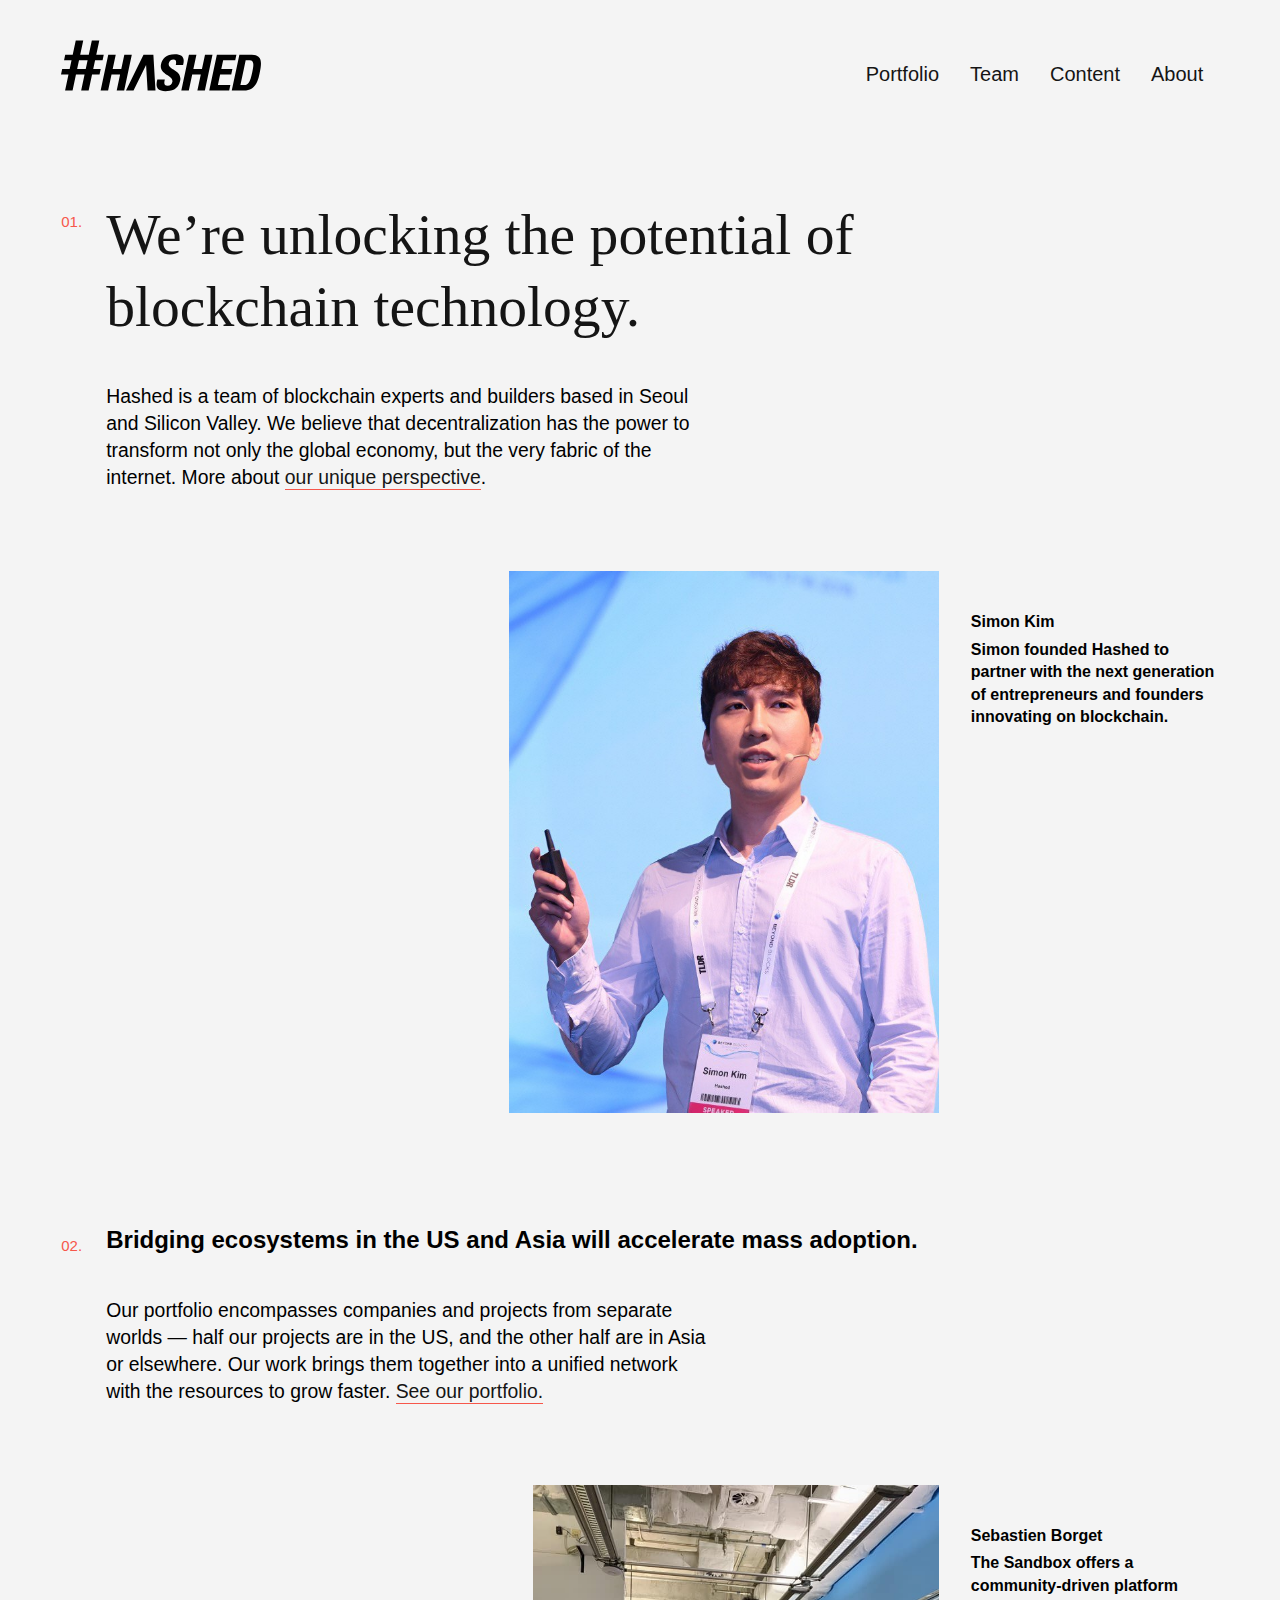
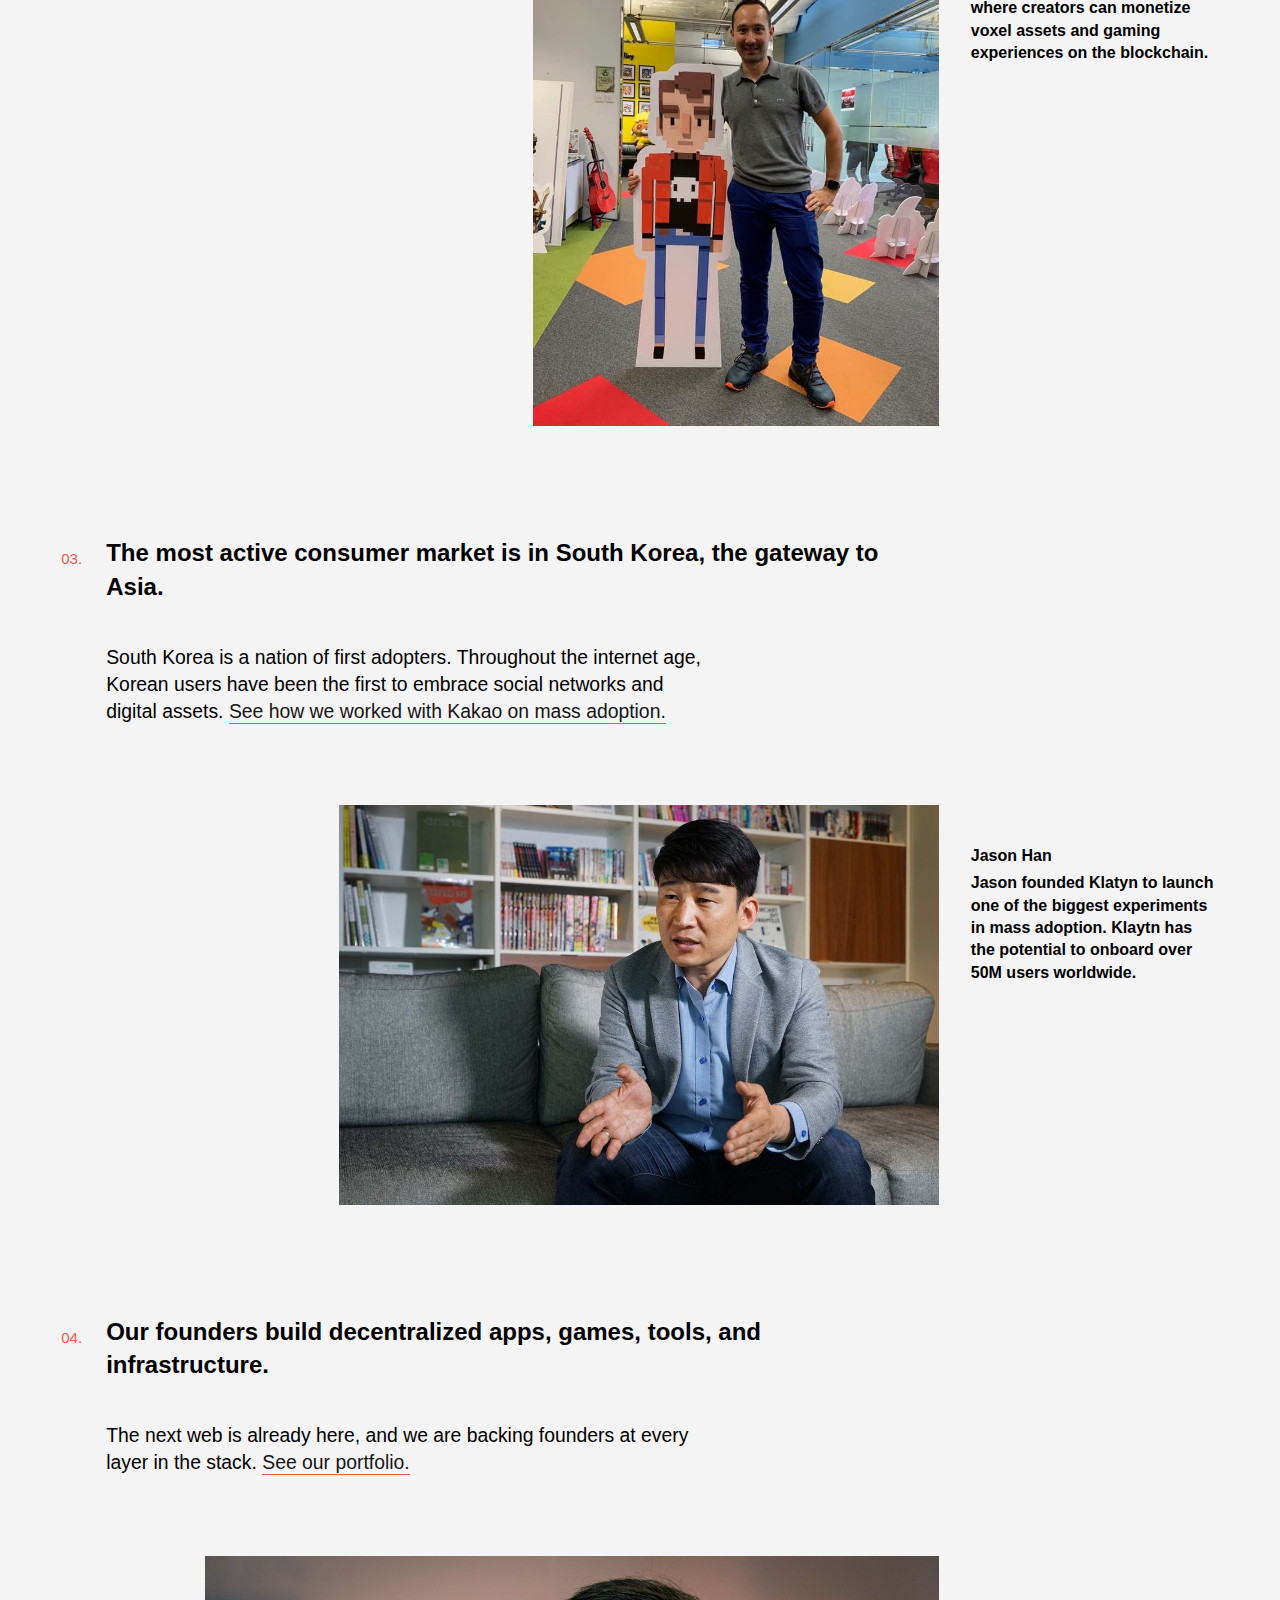
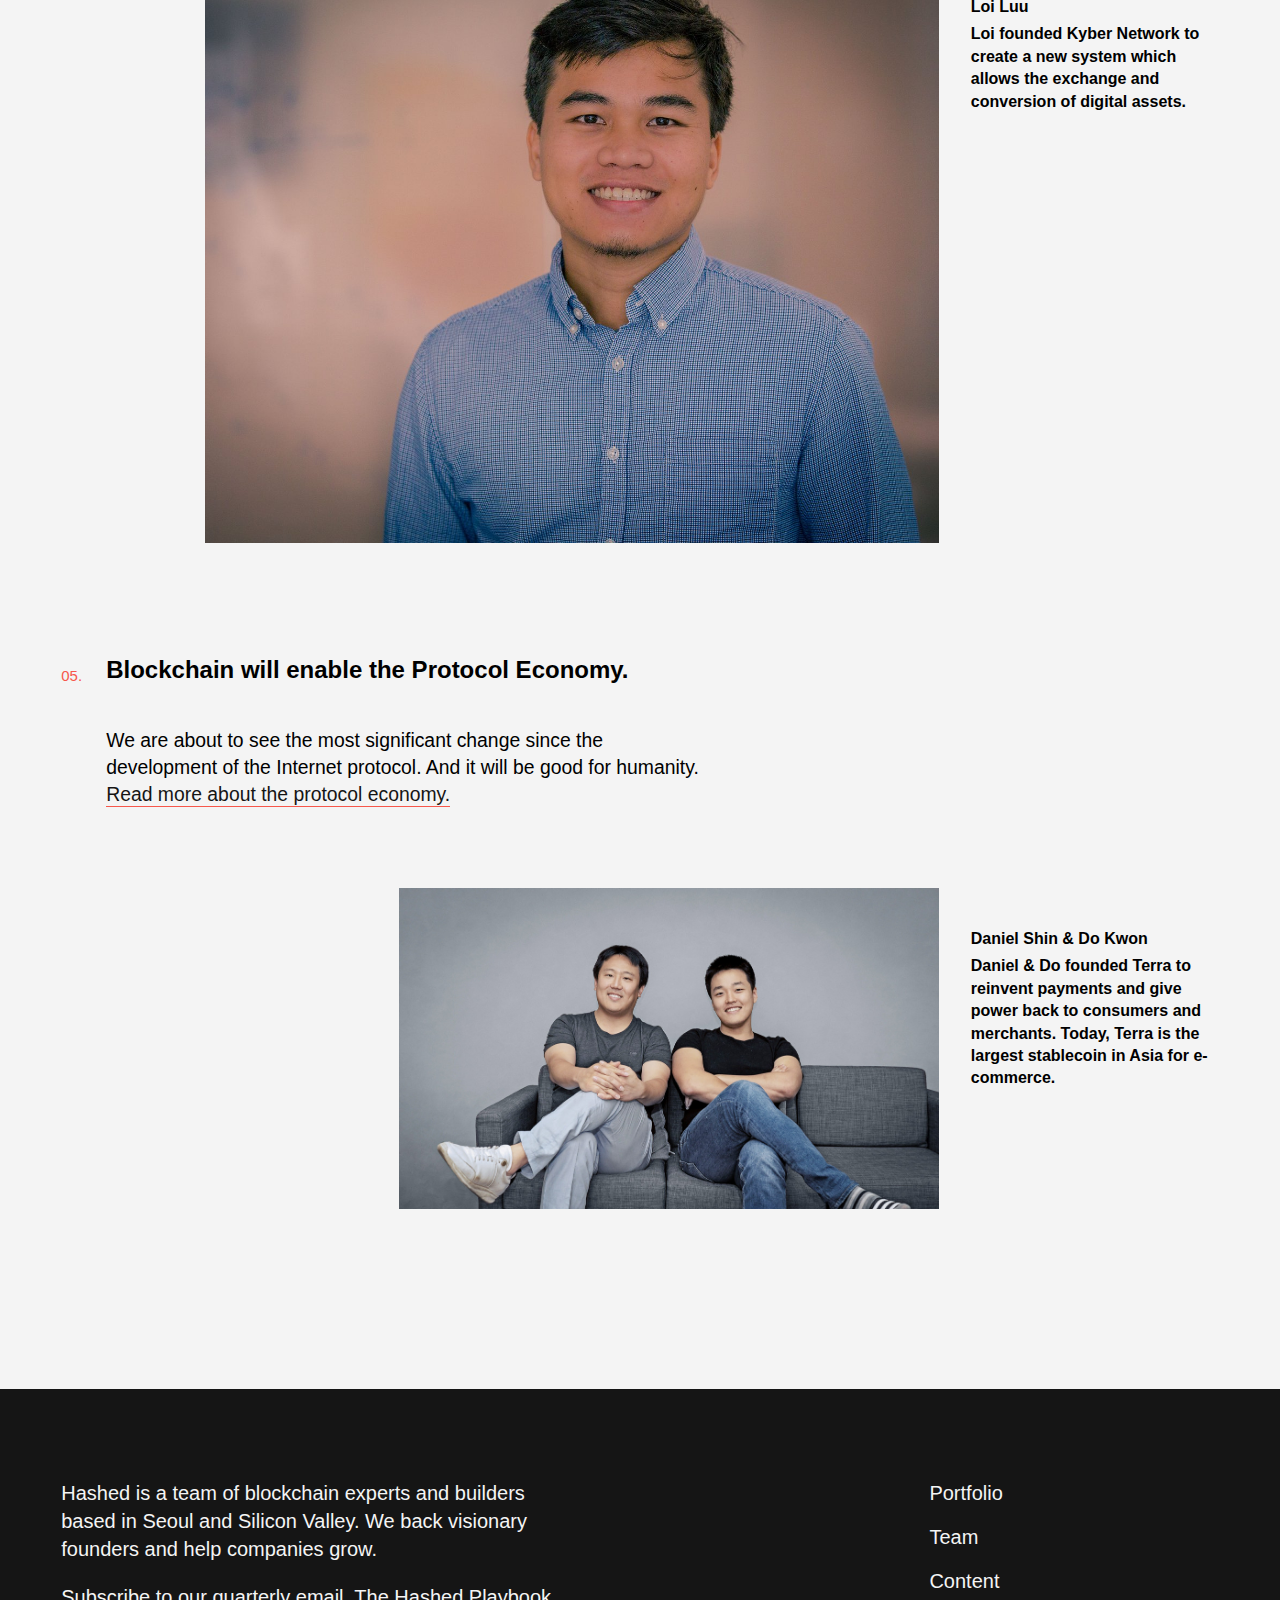
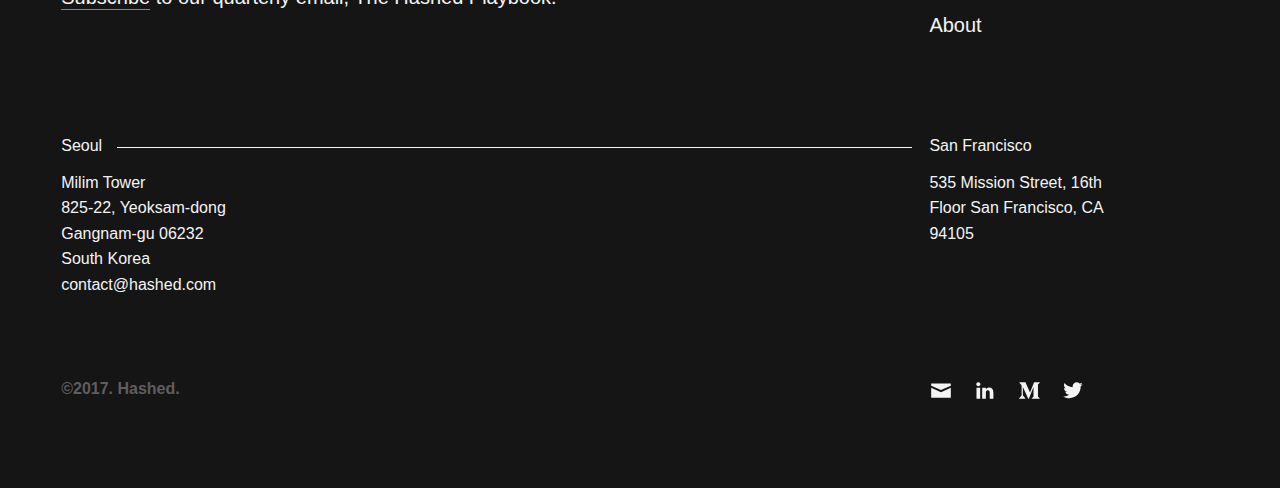
<file: index.html>
<!DOCTYPE html>
<html lang="en">

<head>
    <meta charset="UTF-8" />
    <meta http-equiv="X-UA-Compatible" content="IE=edge" />
    <meta name="viewport" content="width=device-width, initial-scale=1.0" />
    <title>Hashed</title>

    <link rel="stylesheet" href="assets/style/common.css" type="text/css" />
    <link rel="stylesheet" href="assets/style/index.css" type="text/css" />
</head>

<body>
    <!-- header -->
    <header>
        <h1 class="header__logo">
            <a href="index.html">
                <svg class="" viewBox="0 0 200 52" xmlns="http://www.w3.org/2000/svg">
                    <path
                        d="M104.453512,51.1794183 C95.1783445,51.1794183 94.6025056,45.7239374 96.3161521,39.5239374 L103.807875,39.5239374 C103.079016,42.9463087 102.614586,45.8223714 106.731812,45.8223714 C109.263356,45.8223714 110.850828,44.187472 111.368054,41.7543624 C112.738076,35.3073826 97.7438926,34.9114094 100.012796,24.2456376 C101.2034,18.6416107 104.832036,14.1776286 113.958658,14.1776286 C121.250828,14.1776286 124.17566,17.4501119 122.086622,24.9422819 L114.794452,24.9422819 C115.364474,22.2621924 115.498255,19.5342282 112.473199,19.5342282 C110.042774,19.5342282 108.319732,20.8747204 107.792662,23.3525727 C106.34613,30.1472036 121.551499,29.5521253 119.156421,40.8134228 C117.183266,50.0894855 110.156868,51.1794183 104.453512,51.1794183 Z M148.243087,50.584519 L155.860984,14.7733333 L175.404609,14.7733333 L174.233244,20.2793736 L162.18,20.2793736 L160.302148,29.1080089 L171.412215,29.1080089 L170.241298,34.6136018 L159.128993,34.6136018 L156.905727,45.0802685 L169.355839,45.0802685 L168.185369,50.584519 L148.243087,50.584519 Z M140.956197,29.1077852 L144.006309,14.7726622 L151.496242,14.7726622 L143.877897,50.5869799 L136.391544,50.5869799 L139.788412,34.6138255 L131.205861,34.6138255 L127.808993,50.5869799 L120.317718,50.5869799 L127.933378,14.7726622 L135.425101,14.7726622 L132.376779,29.1077852 L140.956197,29.1077852 Z M85.0852349,24.9424161 L72.5286353,50.5871588 L64.9769575,50.5871588 L82.5134228,14.7732886 L92.3850112,14.7732886 L94.4914989,50.5871588 L86.5988814,50.5871588 L85.0852349,24.9424161 Z M190.869038,14.7703803 C200.68962,14.7703803 201.13481,21.3184787 198.760313,32.4795526 C197.588949,37.9882774 195.752707,50.584698 182.953602,50.584698 L170.753602,50.584698 C173.291857,38.646443 175.830112,26.7072931 178.369262,14.7703803 L190.869038,14.7703803 Z M191.129441,32.6786577 C192.529888,26.0817897 193.767025,20.2791051 188.558076,20.2791051 L184.68783,20.2791051 C182.93123,28.5453244 181.172394,36.8115436 179.413557,45.0804474 L183.034586,45.0804474 C187.598792,45.0804474 189.218479,41.6562864 191.129441,32.6786577 Z M63.1934228,50.5871141 L55.7052796,50.5871141 L59.1012528,34.6148546 L50.5191499,34.6148546 L47.1227293,50.5871141 L39.6305593,50.5871141 L47.2493512,14.7736913 L54.7379418,14.7736913 L51.6896197,29.1079195 L60.27217,29.1079195 L63.3195973,14.7736913 L70.8081879,14.7736913 L63.1934228,50.5871141 Z M24.7280089,29.1077852 L26.604519,20.2791499 L18.0259955,20.2791499 L16.145906,29.1077852 L24.7280089,29.1077852 Z M41.5834899,20.2791499 L34.0957942,20.2791499 L32.2188367,29.1077852 L39.7065324,29.1077852 L38.5351678,34.6147204 L31.0483669,34.6147204 L27.6488143,50.5869799 L20.1606711,50.5869799 L23.5566443,34.6147204 L14.9758837,34.6147204 L11.5790157,50.5869799 L4.08997763,50.5869799 L7.48639821,34.6147204 L4.4742729e-05,34.6147204 L1.17051454,29.1077852 L8.65686801,29.1077852 L10.5333781,20.2791499 L3.04702461,20.2791499 L4.21794183,14.773557 L11.7047427,14.773557 L14.7530649,0.44738255 L22.2412081,0.44738255 L19.1960179,14.773557 L27.7781208,14.773557 L30.8242058,0.44738255 L38.3136913,0.44738255 L35.2676063,14.773557 L42.7548546,14.773557 L41.5834899,20.2791499 Z">
                    </path>
                </svg>
            </a>
        </h1>
        <nav class="header__nav">
            <ul>
                <li>
                    <a href="portfolio.html">Portfolio</a>
                </li>
                <li>
                    <a href="team.html">Team</a>
                </li>
                <li>
                    <a href="content.html">Content</a>
                </li>
                <li>
                    <a href="about.html">About</a>
                </li>
            </ul>
        </nav>

        <div class="menu-sp icon-menu">
            <div class="menu-sp__hidden">
                <span class="text">Menu</span>
                <div class="icon-show">
                    <span></span>
                    <span></span>
                    <span></span>
                </div>
            </div>
            <div class="menu-sp__show">
                <span class="text">Close</span>
                <div class="icon-show">
                    <span></span>
                    <span></span>
                    <span></span>
                </div>
            </div>
            </div>
            
            <ul class="mobile__menu">
                <li>
                    <a href="portfolio.html">Portfolio</a>
                </li>
                <li>
                    <a href="team.html">Team</a>
                </li>
                <li>
                    <a href="content.html">Content</a>
                </li>
                <li>
                    <a href="about.html">About</a>
                </li>
            </ul>
    </header>
    <!--end header -->

    <!-- main -->
    <main>
        <section class="container">
            <div class="block__item">
                <div class="section__inner">
                    <div class="number-left">
                        <span>01.</span>
                    </div>
                    <div class="section__content">
                        <h2 class="page-title">
                            We’re unlocking the potential of blockchain technology.
                        </h2>
                        <p>
                            Hashed is a team of blockchain experts and builders based in
                            Seoul and Silicon Valley. We believe that decentralization has
                            the power to transform not only the global economy, but the very
                            fabric of the internet. More about
                            <a href="about.html">our unique perspective</a>.
                        </p>
                    </div>
                </div>
                <div class="content__bottom">
                    <div class="content__img">
                        <img src="assets/image/image01.jpg" alt="" />
                    </div>
                    <div class="content__desc">
                        <p>
                            <span>Simon Kim</span><br />Simon founded Hashed to partner with
                            the next generation of entrepreneurs and founders innovating on
                            blockchain.
                        </p>
                    </div>
                </div>
            </div>
            <div class="block__item">
                <div class="section__inner">
                    <div class="number-left">
                        <span>02.</span>
                    </div>
                    <div class="section__content">
                        <h2>
                            Bridging ecosystems in the US and Asia will accelerate mass
                            adoption.
                        </h2>
                        <p>
                            Our portfolio encompasses companies and projects from separate
                            worlds — half our projects are in the US, and the other half are
                            in Asia or elsewhere. Our work brings them together into a
                            unified network with the resources to grow faster.
                            <a href="portfolio.html">See our portfolio.</a>
                        </p>
                    </div>
                </div>
                <div class="content__bottom">
                    <div class="content__img content__img--02">
                        <img src="assets/image/image__3_.jpg" alt="" />
                    </div>
                    <div class="content__desc">
                        <p>
                            <span>Sebastien Borget</span><br />The Sandbox offers a
                            community-driven platform where creators can monetize voxel
                            assets and gaming experiences on the blockchain.
                        </p>
                    </div>
                </div>
            </div>
            <div class="block__item">
                <div class="section__inner">
                    <div class="number-left">
                        <span>03.</span>
                    </div>
                    <div class="section__content">
                        <h2>
                            The most active consumer market is in South Korea, the gateway
                            to Asia.
                        </h2>
                        <p>
                            South Korea is a nation of first adopters. Throughout the
                            internet age, Korean users have been the first to embrace social
                            networks and digital assets.
                            <a
                                href="https://medium.com/hashed-official/our-investment-in-klaytn-the-path-towards-mass-adoption-3d94e019bd90">See
                                how we worked with Kakao on mass adoption.</a>
                        </p>
                    </div>
                </div>
                <div class="content__bottom">
                    <div class="content__img content__img--03">
                        <img src="assets/image/jason-han.jpg" alt="" />
                    </div>
                    <div class="content__desc">
                        <p>
                            <span>Jason Han</span><br />Jason founded Klatyn to launch one
                            of the biggest experiments in mass adoption. Klaytn has the
                            potential to onboard over 50M users worldwide.
                        </p>
                    </div>
                </div>
            </div>
            <div class="block__item">
                <div class="section__inner">
                    <div class="number-left">
                        <span>04.</span>
                    </div>
                    <div class="section__content">
                        <h2>
                            Our founders build decentralized apps, games, tools, and
                            infrastructure.
                        </h2>
                        <p>
                            The next web is already here, and we are backing founders at
                            every layer in the stack.
                            <a href="portfolio.html">See our portfolio.</a>
                        </p>
                    </div>
                </div>
                <div class="content__bottom">
                    <div class="content__img content__img--04">
                        <img src="assets/image/Loi_Luu_Profile_Pic.jpg" alt="" />
                    </div>
                    <div class="content__desc">
                        <p>
                            <span>Loi Luu</span><br />Loi founded Kyber Network to create a
                            new system which allows the exchange and conversion of digital
                            assets.
                        </p>
                    </div>
                </div>
            </div>
            <div class="block__item">
                <div class="section__inner">
                    <div class="number-left">
                        <span>05.</span>
                    </div>
                    <div class="section__content">
                        <h2>Blockchain will enable the Protocol Economy.</h2>
                        <p>
                            We are about to see the most significant change since the
                            development of the Internet protocol. And it will be good for
                            humanity.
                            <a href="https://medium.com/hashed-official">
                                Read more about the protocol economy.</a>
                        </p>
                    </div>
                </div>
                <div class="content__bottom">
                    <div class="content__img content__img--05">
                        <img src="assets/image/daniel-shin-do-kwon.jpg" alt="" />
                    </div>
                    <div class="content__desc">
                        <p>
                            <span>Daniel Shin & Do Kwon</span><br />Daniel & Do founded
                            Terra to reinvent payments and give power back to consumers and
                            merchants. Today, Terra is the largest stablecoin in Asia for
                            e-commerce.
                        </p>
                    </div>
                </div>
            </div>
        </section>
    </main>
    <!--end main -->

    <!-- footer -->
    <footer>
        <section class="container">
            <div class="footer__row">
                <div class="footer__text footer__left">
                    <p>
                        Hashed is a team of blockchain experts and builders based in Seoul
                        and Silicon Valley. We back visionary founders and help companies
                        grow.
                    </p>
                    <p>
                        <a
                            href="https://hashed.us20.list-manage.com/subscribe?u=f904c6b186e74ccd7cef5941a&id=b40cc0f49e">Subscribe</a>
                        to our quarterly email, The Hashed Playbook.
                    </p>
                </div>
                <ul class="footer__menu footer__right">
                    <li>
                        <a href="portfolio.html">Portfolio</a>
                    </li>
                    <li>
                        <a href="team.html">Team</a>
                    </li>
                    <li>
                        <a href="content.html">Content</a>
                    </li>
                    <li>
                        <a href="about.html">About</a>
                    </li>
                </ul>
            </div>

            <div class="footer__row">
                <div class="footer__left footer__location">
                    <h4>Seoul</h4>
                    <span class="line"></span>
                    <address>
                        <a href="#">
                            <span>Milim Tower</span><br>
                            <span>825-22, Yeoksam-dong</span><br>
                            <span>Gangnam-gu 06232</span><br>
                            <span>South Korea</span><br>
                            <span>contact@hashed.com</span><br>
                        </a>
                    </address>
                </div>
                <div class="footer__right footer__location">
                    <h4>San Francisco</h4>
                    <address>
                        <a href="#">
                            <span>535 Mission Street, 16th Floor</span>
                            <span>San Francisco, CA 94105</span>
                        </a>
                    </address>
                </div>
            </div>

            <div class="footer__row">
                <div class="footer__left">
                    <p class="copy__right">©2017. Hashed.</p>
                </div>
                <div class="footer__right social__list">
                    <a href="#">
                        <svg class="sharedStyles-module__svg___3Ge5G" xmlns="http://www.w3.org/2000/svg"
                            viewBox="0 0 22 22">
                            <path fill-rule="evenodd"
                                d="M2,9 L11,13 L20,9 L20,18 L2,18 L2,9 Z M2,5 L20,5 L20,7 L11,11 L2,7 L2,5 Z"></path>
                        </svg>
                    </a>
                    <a href="#">
                        <svg class="sharedStyles-module__svg___3Ge5G" xmlns="http://www.w3.org/2000/svg"
                            viewBox="0 0 22 22">
                            <path
                                d="M6.56289308,19 L3.19886193,19 L3.19886193,8.87900569 L6.56289308,8.87900569 L6.56289308,19 Z M4.88086253,7.49715484 L4.88080264,7.49715484 L4.8589398,7.49715484 C3.73000898,7.49715484 3,6.71997604 3,5.74872716 C3,4.75561545 3.75238095,4 4.90311471,4 C6.05396825,4 6.76226415,4.75561545 6.78412698,5.74872716 C6.78412698,6.71997604 6.05396825,7.49715484 4.88086253,7.49715484 Z M8.42431866,19 C8.42431866,19 8.46855346,9.82869122 8.42431866,8.87900569 L11.7884097,8.87900569 L11.7884097,10.3468104 L11.7659479,10.3468104 C12.2085954,9.655885 13.005301,8.64150943 14.8200958,8.64150943 C17.0333633,8.64150943 18.6929919,10.0880503 18.6929919,13.1967655 L18.6929919,19 L15.3292603,19 L15.3292603,13.5855046 C15.3292603,12.2249176 14.8423181,11.2967954 13.6250374,11.2967954 C12.6957173,11.2967954 12.1421983,11.9227314 11.8990117,12.5271039 C11.8101827,12.7433363 11.7883199,13.0455226 11.7883199,13.3480084 L11.7883199,19 L8.42431866,19 Z">
                            </path>
                        </svg>
                    </a>
                    <a href="#">
                        <svg class="sharedStyles-module__svg___3Ge5G" xmlns="http://www.w3.org/2000/svg"
                            viewBox="0 0 22 22">
                            <path
                                d="M4.24049235,7.05996472 C4.26396699,6.82802748 4.17551923,6.59878332 4.00232978,6.44268077 L2.23816257,4.31746032 L2.23816257,4 L7.71590175,4 L11.949903,13.2857142 L15.6722959,4 L20.8942308,4 L20.8942308,4.31746032 L19.3858678,5.76366843 C19.2558304,5.86279053 19.1913252,6.02570474 19.218272,6.18694886 L19.218272,16.8130512 C19.1913252,16.9742953 19.2558304,17.1372094 19.3858678,17.2363316 L20.8589475,18.6825397 L20.8589475,19 L13.4494452,19 L13.4494452,18.6825397 L14.9754499,17.2010582 C15.125404,17.0511463 15.125404,17.0070547 15.125404,16.7777778 L15.125404,8.18871253 L10.8825819,18.9647266 L10.3092275,18.9647266 L5.36955936,8.18871253 L5.36955936,15.4109347 C5.3283742,15.7145773 5.42921922,16.0202788 5.64300527,16.2398589 L7.62769338,18.6472663 L7.62769338,18.9647266 L2,18.9647266 L2,18.6472663 L3.98468811,16.2398589 C4.19691761,16.0199148 4.29188228,15.7121853 4.24049235,15.4109347 L4.24049235,7.05996472 Z">
                            </path>
                        </svg>
                    </a>
                    <a href="#">
                        <svg class="sharedStyles-module__svg___3Ge5G" xmlns="http://www.w3.org/2000/svg"
                            viewBox="0 0 22 22">
                            <path
                                d="M19.8214286,5.72082635 C19.1428571,6.00654064 18.4285714,6.22082635 17.7142857,6.29225492 C18.4642857,5.82796921 19.0357143,5.1136835 19.3214286,4.25654064 C18.6071429,4.68511207 17.8214286,4.97082635 17,5.14939778 C15.6071429,3.68511207 13.2857143,3.6136835 11.8214286,4.97082635 C10.8571429,5.8636835 10.4642857,7.18511207 10.75,8.47082635 C7.82142857,8.3636835 5.07142857,6.97082635 3.21428571,4.68511207 C2.25,6.3636835 2.75,8.50654064 4.35714286,9.57796921 C3.75,9.54225492 3.17857143,9.39939778 2.67857143,9.1136835 L2.67857143,9.14939778 C2.67857143,10.8993978 3.89285714,12.3993978 5.60714286,12.7565406 C5.28571429,12.8279692 4.96428571,12.8993978 4.64285714,12.8993978 C4.42857143,12.8993978 4.17857143,12.8636835 3.96428571,12.8279692 C4.42857143,14.3279692 5.82142857,15.3279692 7.39285714,15.3636835 C6.10714286,16.3993978 4.5,16.9351121 2.85714286,16.9351121 C2.57142857,16.9351121 2.28571429,16.8993978 2,16.8993978 C3.67857143,17.9708264 5.60714286,18.5422549 7.60714286,18.5422549 C14.3571429,18.5422549 18.0357143,12.9708264 18.0357143,8.1136835 L18.0357143,7.64939778 C18.7142857,7.07796921 19.3214286,6.47082635 19.8214286,5.72082635 Z">
                            </path>
                        </svg>
                    </a>
                </div>
            </div>
        </section>
    </footer>
    <!-- end-footer -->
    <script src="assets/js/main.js"></script>
</body>

</html>
</file>
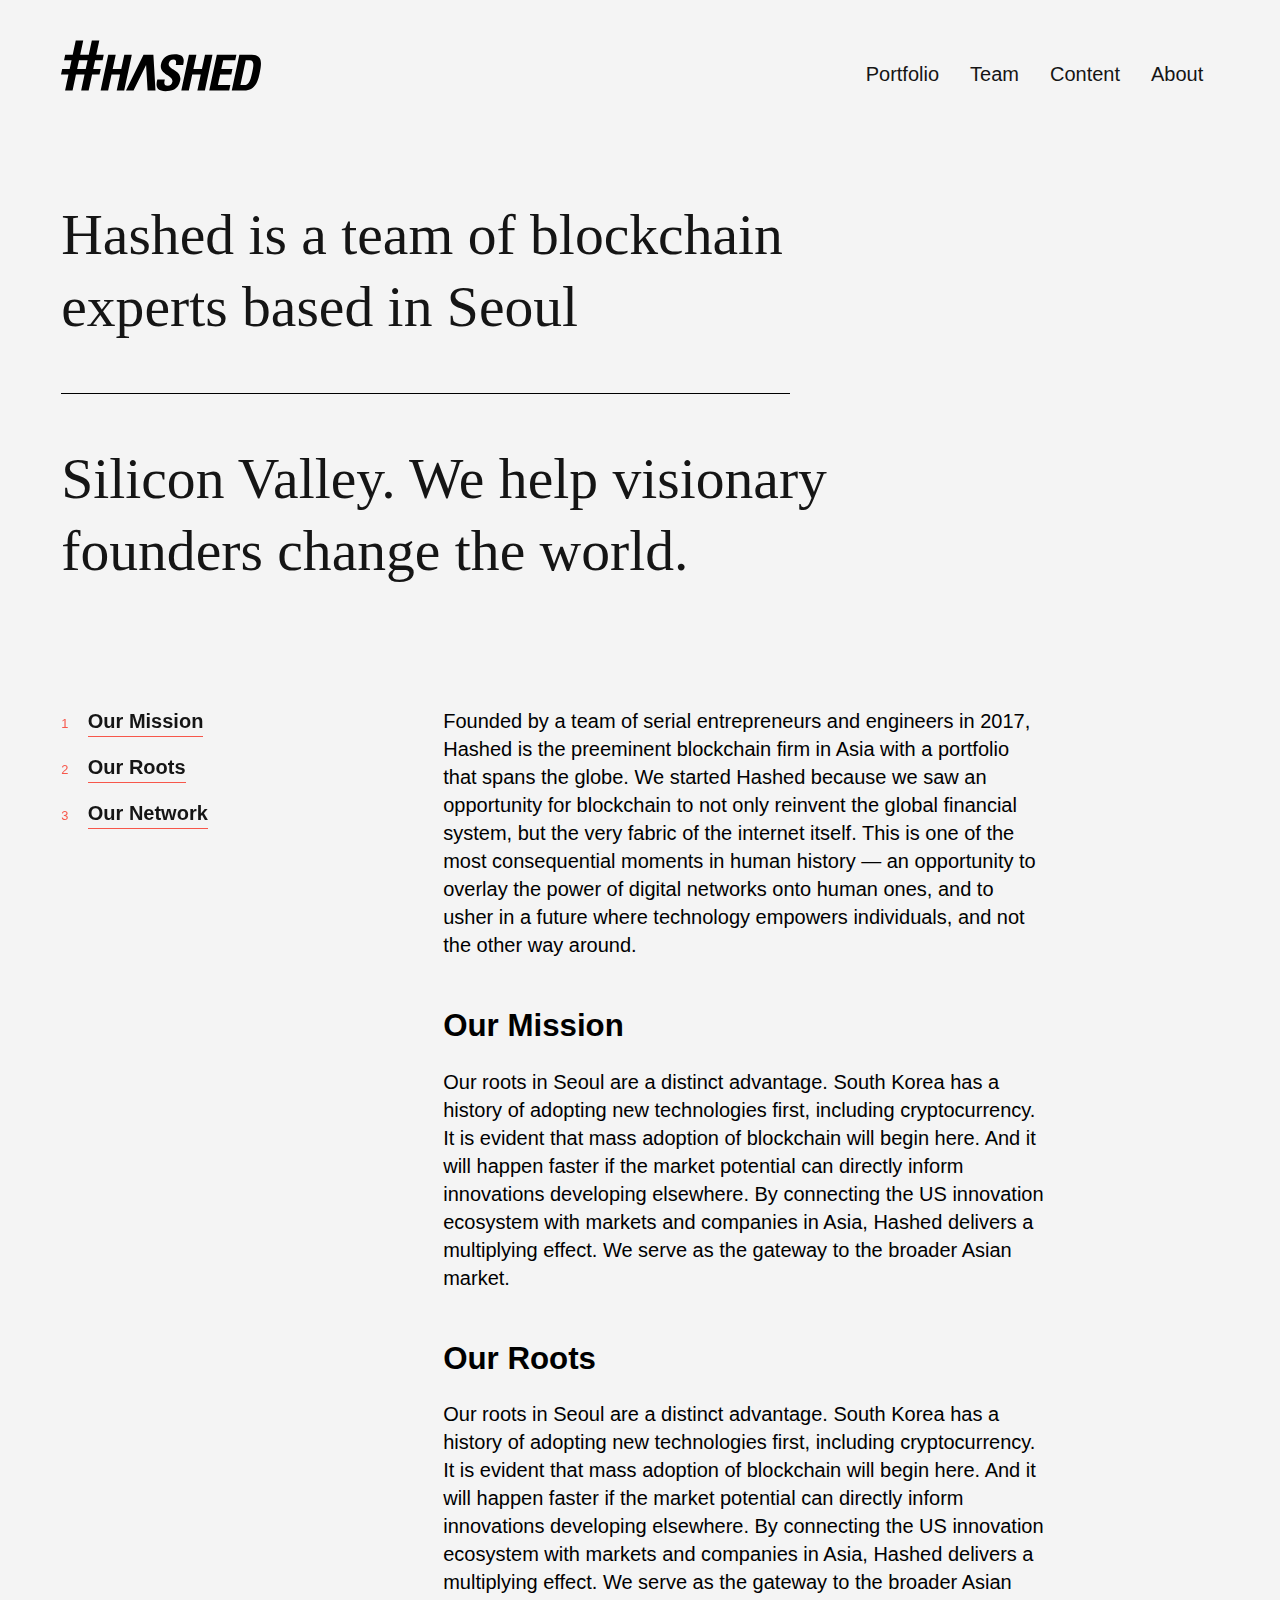
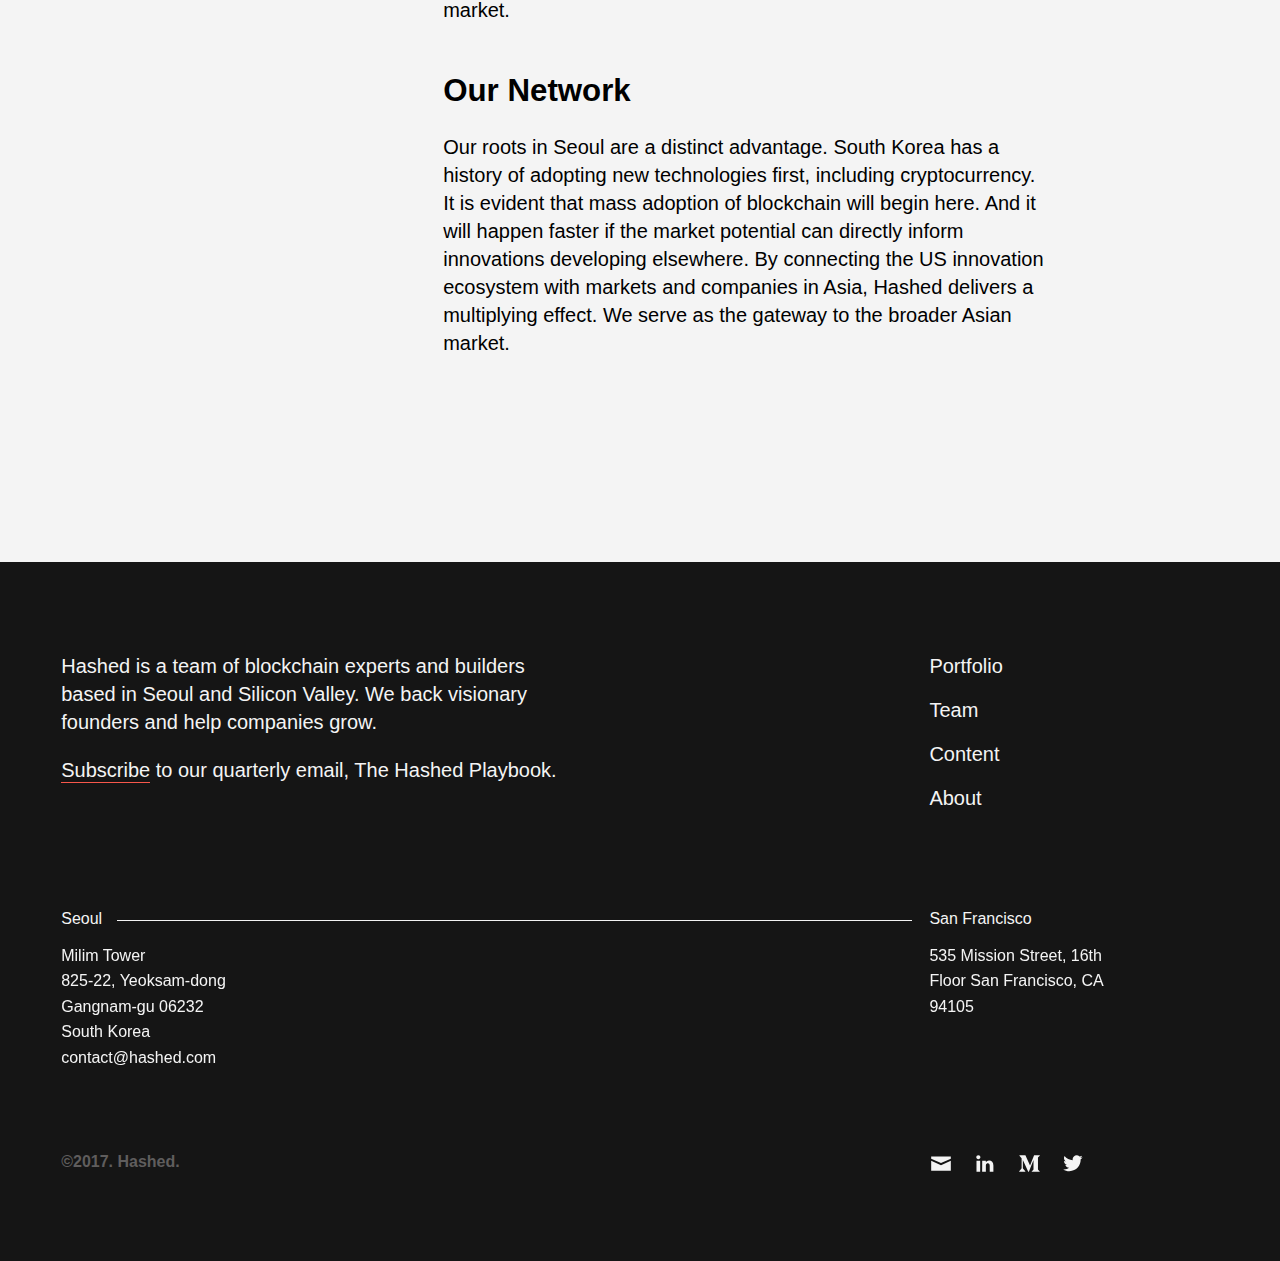
<file: about.html>
<!DOCTYPE html>
<html lang="en">

<head>
    <meta charset="UTF-8">
    <meta http-equiv="X-UA-Compatible" content="IE=edge">
    <meta name="viewport" content="width=device-width, initial-scale=1.0">
    <title>Hashed-About</title>

    <link rel="stylesheet" href="assets/style/common.css" type="text/css">
    <link rel="stylesheet" href="assets/style/about.css" type="text/css">
</head>

<body>
    <!-- header -->
    <header>
        <h1 class="header__logo">
            <a href="index.html">
                <svg class="" viewBox="0 0 200 52" xmlns="http://www.w3.org/2000/svg">
                    <path
                        d="M104.453512,51.1794183 C95.1783445,51.1794183 94.6025056,45.7239374 96.3161521,39.5239374 L103.807875,39.5239374 C103.079016,42.9463087 102.614586,45.8223714 106.731812,45.8223714 C109.263356,45.8223714 110.850828,44.187472 111.368054,41.7543624 C112.738076,35.3073826 97.7438926,34.9114094 100.012796,24.2456376 C101.2034,18.6416107 104.832036,14.1776286 113.958658,14.1776286 C121.250828,14.1776286 124.17566,17.4501119 122.086622,24.9422819 L114.794452,24.9422819 C115.364474,22.2621924 115.498255,19.5342282 112.473199,19.5342282 C110.042774,19.5342282 108.319732,20.8747204 107.792662,23.3525727 C106.34613,30.1472036 121.551499,29.5521253 119.156421,40.8134228 C117.183266,50.0894855 110.156868,51.1794183 104.453512,51.1794183 Z M148.243087,50.584519 L155.860984,14.7733333 L175.404609,14.7733333 L174.233244,20.2793736 L162.18,20.2793736 L160.302148,29.1080089 L171.412215,29.1080089 L170.241298,34.6136018 L159.128993,34.6136018 L156.905727,45.0802685 L169.355839,45.0802685 L168.185369,50.584519 L148.243087,50.584519 Z M140.956197,29.1077852 L144.006309,14.7726622 L151.496242,14.7726622 L143.877897,50.5869799 L136.391544,50.5869799 L139.788412,34.6138255 L131.205861,34.6138255 L127.808993,50.5869799 L120.317718,50.5869799 L127.933378,14.7726622 L135.425101,14.7726622 L132.376779,29.1077852 L140.956197,29.1077852 Z M85.0852349,24.9424161 L72.5286353,50.5871588 L64.9769575,50.5871588 L82.5134228,14.7732886 L92.3850112,14.7732886 L94.4914989,50.5871588 L86.5988814,50.5871588 L85.0852349,24.9424161 Z M190.869038,14.7703803 C200.68962,14.7703803 201.13481,21.3184787 198.760313,32.4795526 C197.588949,37.9882774 195.752707,50.584698 182.953602,50.584698 L170.753602,50.584698 C173.291857,38.646443 175.830112,26.7072931 178.369262,14.7703803 L190.869038,14.7703803 Z M191.129441,32.6786577 C192.529888,26.0817897 193.767025,20.2791051 188.558076,20.2791051 L184.68783,20.2791051 C182.93123,28.5453244 181.172394,36.8115436 179.413557,45.0804474 L183.034586,45.0804474 C187.598792,45.0804474 189.218479,41.6562864 191.129441,32.6786577 Z M63.1934228,50.5871141 L55.7052796,50.5871141 L59.1012528,34.6148546 L50.5191499,34.6148546 L47.1227293,50.5871141 L39.6305593,50.5871141 L47.2493512,14.7736913 L54.7379418,14.7736913 L51.6896197,29.1079195 L60.27217,29.1079195 L63.3195973,14.7736913 L70.8081879,14.7736913 L63.1934228,50.5871141 Z M24.7280089,29.1077852 L26.604519,20.2791499 L18.0259955,20.2791499 L16.145906,29.1077852 L24.7280089,29.1077852 Z M41.5834899,20.2791499 L34.0957942,20.2791499 L32.2188367,29.1077852 L39.7065324,29.1077852 L38.5351678,34.6147204 L31.0483669,34.6147204 L27.6488143,50.5869799 L20.1606711,50.5869799 L23.5566443,34.6147204 L14.9758837,34.6147204 L11.5790157,50.5869799 L4.08997763,50.5869799 L7.48639821,34.6147204 L4.4742729e-05,34.6147204 L1.17051454,29.1077852 L8.65686801,29.1077852 L10.5333781,20.2791499 L3.04702461,20.2791499 L4.21794183,14.773557 L11.7047427,14.773557 L14.7530649,0.44738255 L22.2412081,0.44738255 L19.1960179,14.773557 L27.7781208,14.773557 L30.8242058,0.44738255 L38.3136913,0.44738255 L35.2676063,14.773557 L42.7548546,14.773557 L41.5834899,20.2791499 Z">
                    </path>
                </svg>
            </a>
        </h1>
        <nav class="header__nav">
            <ul>
                <li>
                    <a href="portfolio.html">Portfolio</a>
                </li>
                <li>
                    <a href="team.html">Team</a>
                </li>
                <li>
                    <a href="content.html">Content</a>
                </li>
                <li>
                    <a href="about.html">About</a>
                </li>
            </ul>
        </nav>

        <div class="menu-sp icon-menu">
            <div class="menu-sp__hidden">
                <span class="text">Menu</span>
                <div class="icon-show">
                    <span></span>
                    <span></span>
                    <span></span>
                </div>
            </div>
            <div class="menu-sp__show">
                <span class="text">Close</span>
                <div class="icon-show">
                    <span></span>
                    <span></span>
                    <span></span>
                </div>
            </div>
            </div>
            
            <ul class="mobile__menu">
                <li>
                    <a href="portfolio.html">Portfolio</a>
                </li>
                <li>
                    <a href="team.html">Team</a>
                </li>
                <li>
                    <a href="content.html">Content</a>
                </li>
                <li>
                    <a href="about.html">About</a>
                </li>
            </ul>
    </header>
    <!--end header -->

    <main>
        <section class="container page-about__content">
            <div class="about__title">
                <h2 class="page-title">
                    Hashed is a team of blockchain experts based in Seoul
                </h2>
                <h2 class="page-title">
                    <span></span>
                    Silicon Valley. We help visionary founders change the world.
                </h2>
            </div>

            <div class="about__desc">
                <ul class="about__left">
                    <li>
                        <span>1</span>
                        <a href="#our-mission">Our Mission</a>
                    </li>
                    <li>
                        <span>2</span>
                        <a href="#our-roots">Our Roots</a>
                    </li>
                    <li>
                        <span>3</span>
                        <a href="#our-network">Our Network</a>
                    </li>
                </ul>
                <div class="about__text">
                    <div class="about__text-item">
                        <p>Founded by a team of serial entrepreneurs and engineers in 2017, Hashed is the preeminent
                            blockchain firm in Asia with a portfolio that spans the globe. We started Hashed because we
                            saw an opportunity for blockchain to not only reinvent the global financial system, but the
                            very fabric of the internet itself. This is one of the most consequential moments in human
                            history — an opportunity to overlay the power of digital networks onto human ones, and to
                            usher in a future where technology empowers individuals, and not the other way around.</p>
                    </div>
                    <div class="about__text-item" id="our-mission">
                        <h4>Our Mission</h4>
                        <p>
                            Our roots in Seoul are a distinct advantage. South Korea has a history of adopting new
                            technologies first, including cryptocurrency. It is evident that mass adoption of blockchain
                            will begin here. And it will happen faster if the market potential can directly inform
                            innovations developing elsewhere. By connecting the US innovation ecosystem with markets and
                            companies in Asia, Hashed delivers a multiplying effect. We serve as the gateway to the
                            broader Asian market.
                        </p>
                    </div>
                    <div class="about__text-item" id="our-roots">
                        <h4>Our Roots</h4>
                        <p>
                            Our roots in Seoul are a distinct advantage. South Korea has a history of adopting new
                            technologies first, including cryptocurrency. It is evident that mass adoption of blockchain
                            will begin here. And it will happen faster if the market potential can directly inform
                            innovations developing elsewhere. By connecting the US innovation ecosystem with markets and
                            companies in Asia, Hashed delivers a multiplying effect. We serve as the gateway to the
                            broader Asian market.
                        </p>
                    </div>
                    <div class="about__text-item" id="our-network">
                        <h4>Our Network</h4>
                        <p>
                            Our roots in Seoul are a distinct advantage. South Korea has a history of adopting new
                            technologies first, including cryptocurrency. It is evident that mass adoption of blockchain
                            will begin here. And it will happen faster if the market potential can directly inform
                            innovations developing elsewhere. By connecting the US innovation ecosystem with markets and
                            companies in Asia, Hashed delivers a multiplying effect. We serve as the gateway to the
                            broader Asian market.
                        </p>
                    </div>
                </div>
            </div>
        </section>
    </main>

    <!-- footer -->
    <footer>
        <section class="container">
            <div class="footer__row">
                <div class="footer__text footer__left">
                    <p>
                        Hashed is a team of blockchain experts and builders based in Seoul and Silicon Valley. We back
                        visionary founders and help companies grow.
                    </p>
                    <p>
                        <a
                            href="https://hashed.us20.list-manage.com/subscribe?u=f904c6b186e74ccd7cef5941a&id=b40cc0f49e">Subscribe</a>
                        to our quarterly email, The Hashed Playbook.
                    </p>
                </div>
                <ul class="footer__menu footer__right">
                    <li>
                        <a href="portfolio.html">Portfolio</a>
                    </li>
                    <li>
                        <a href="team.html">Team</a>
                    </li>
                    <li>
                        <a href="content.html">Content</a>
                    </li>
                    <li>
                        <a href="about.html">About</a>
                    </li>
                </ul>
            </div>

            <div class="footer__row">
                <div class="footer__left footer__location">
                    <h4>Seoul</h4>
                    <span class="line"></span>
                    <address>
                        <a href="#">
                            <span>Milim Tower</span><br>
                            <span>825-22, Yeoksam-dong</span><br>
                            <span>Gangnam-gu 06232</span><br>
                            <span>South Korea</span><br>
                            <span>contact@hashed.com</span><br>
                        </a>
                    </address>
                </div>
                <div class="footer__right footer__location">
                    <h4>San Francisco</h4>
                    <address>
                        <a href="#">
                            <span>535 Mission Street, 16th Floor</span>
                            <span>San Francisco, CA 94105</span>
                        </a>
                    </address>
                </div>
            </div>

            <div class="footer__row">
                <div class="footer__left">
                    <p class="copy__right">©2017. Hashed.</p>
                </div>
                <div class="footer__right social__list">
                    <a href="#">
                        <svg class="sharedStyles-module__svg___3Ge5G" xmlns="http://www.w3.org/2000/svg"
                            viewBox="0 0 22 22">
                            <path fill-rule="evenodd"
                                d="M2,9 L11,13 L20,9 L20,18 L2,18 L2,9 Z M2,5 L20,5 L20,7 L11,11 L2,7 L2,5 Z"></path>
                        </svg>
                    </a>
                    <a href="#">
                        <svg class="sharedStyles-module__svg___3Ge5G" xmlns="http://www.w3.org/2000/svg"
                            viewBox="0 0 22 22">
                            <path
                                d="M6.56289308,19 L3.19886193,19 L3.19886193,8.87900569 L6.56289308,8.87900569 L6.56289308,19 Z M4.88086253,7.49715484 L4.88080264,7.49715484 L4.8589398,7.49715484 C3.73000898,7.49715484 3,6.71997604 3,5.74872716 C3,4.75561545 3.75238095,4 4.90311471,4 C6.05396825,4 6.76226415,4.75561545 6.78412698,5.74872716 C6.78412698,6.71997604 6.05396825,7.49715484 4.88086253,7.49715484 Z M8.42431866,19 C8.42431866,19 8.46855346,9.82869122 8.42431866,8.87900569 L11.7884097,8.87900569 L11.7884097,10.3468104 L11.7659479,10.3468104 C12.2085954,9.655885 13.005301,8.64150943 14.8200958,8.64150943 C17.0333633,8.64150943 18.6929919,10.0880503 18.6929919,13.1967655 L18.6929919,19 L15.3292603,19 L15.3292603,13.5855046 C15.3292603,12.2249176 14.8423181,11.2967954 13.6250374,11.2967954 C12.6957173,11.2967954 12.1421983,11.9227314 11.8990117,12.5271039 C11.8101827,12.7433363 11.7883199,13.0455226 11.7883199,13.3480084 L11.7883199,19 L8.42431866,19 Z">
                            </path>
                        </svg>
                    </a>
                    <a href="#">
                        <svg class="sharedStyles-module__svg___3Ge5G" xmlns="http://www.w3.org/2000/svg"
                            viewBox="0 0 22 22">
                            <path
                                d="M4.24049235,7.05996472 C4.26396699,6.82802748 4.17551923,6.59878332 4.00232978,6.44268077 L2.23816257,4.31746032 L2.23816257,4 L7.71590175,4 L11.949903,13.2857142 L15.6722959,4 L20.8942308,4 L20.8942308,4.31746032 L19.3858678,5.76366843 C19.2558304,5.86279053 19.1913252,6.02570474 19.218272,6.18694886 L19.218272,16.8130512 C19.1913252,16.9742953 19.2558304,17.1372094 19.3858678,17.2363316 L20.8589475,18.6825397 L20.8589475,19 L13.4494452,19 L13.4494452,18.6825397 L14.9754499,17.2010582 C15.125404,17.0511463 15.125404,17.0070547 15.125404,16.7777778 L15.125404,8.18871253 L10.8825819,18.9647266 L10.3092275,18.9647266 L5.36955936,8.18871253 L5.36955936,15.4109347 C5.3283742,15.7145773 5.42921922,16.0202788 5.64300527,16.2398589 L7.62769338,18.6472663 L7.62769338,18.9647266 L2,18.9647266 L2,18.6472663 L3.98468811,16.2398589 C4.19691761,16.0199148 4.29188228,15.7121853 4.24049235,15.4109347 L4.24049235,7.05996472 Z">
                            </path>
                        </svg>
                    </a>
                    <a href="#">
                        <svg class="sharedStyles-module__svg___3Ge5G" xmlns="http://www.w3.org/2000/svg"
                            viewBox="0 0 22 22">
                            <path
                                d="M19.8214286,5.72082635 C19.1428571,6.00654064 18.4285714,6.22082635 17.7142857,6.29225492 C18.4642857,5.82796921 19.0357143,5.1136835 19.3214286,4.25654064 C18.6071429,4.68511207 17.8214286,4.97082635 17,5.14939778 C15.6071429,3.68511207 13.2857143,3.6136835 11.8214286,4.97082635 C10.8571429,5.8636835 10.4642857,7.18511207 10.75,8.47082635 C7.82142857,8.3636835 5.07142857,6.97082635 3.21428571,4.68511207 C2.25,6.3636835 2.75,8.50654064 4.35714286,9.57796921 C3.75,9.54225492 3.17857143,9.39939778 2.67857143,9.1136835 L2.67857143,9.14939778 C2.67857143,10.8993978 3.89285714,12.3993978 5.60714286,12.7565406 C5.28571429,12.8279692 4.96428571,12.8993978 4.64285714,12.8993978 C4.42857143,12.8993978 4.17857143,12.8636835 3.96428571,12.8279692 C4.42857143,14.3279692 5.82142857,15.3279692 7.39285714,15.3636835 C6.10714286,16.3993978 4.5,16.9351121 2.85714286,16.9351121 C2.57142857,16.9351121 2.28571429,16.8993978 2,16.8993978 C3.67857143,17.9708264 5.60714286,18.5422549 7.60714286,18.5422549 C14.3571429,18.5422549 18.0357143,12.9708264 18.0357143,8.1136835 L18.0357143,7.64939778 C18.7142857,7.07796921 19.3214286,6.47082635 19.8214286,5.72082635 Z">
                            </path>
                        </svg>
                    </a>
                </div>
            </div>
        </section>
    </footer>
    <!-- end-footer -->

    <script src="assets/js/main.js"></script>
</body>

</html>
</file>
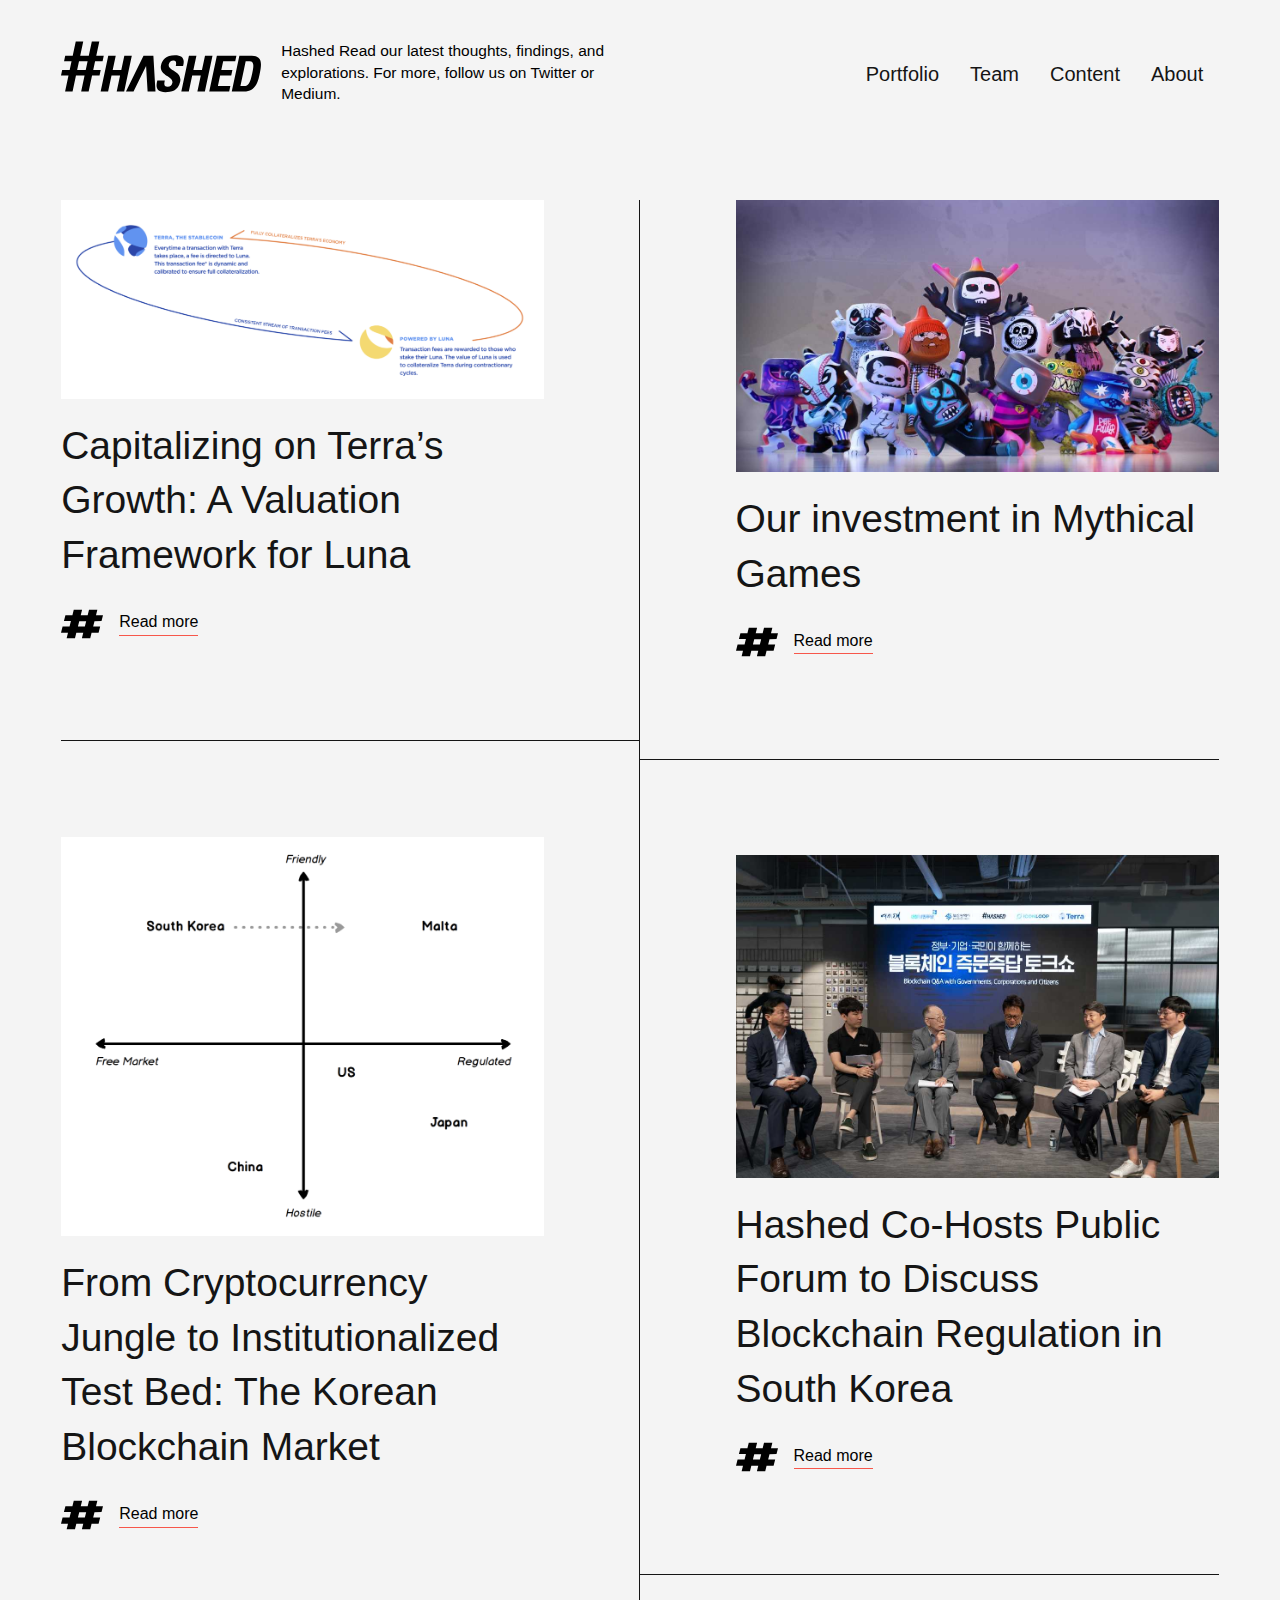
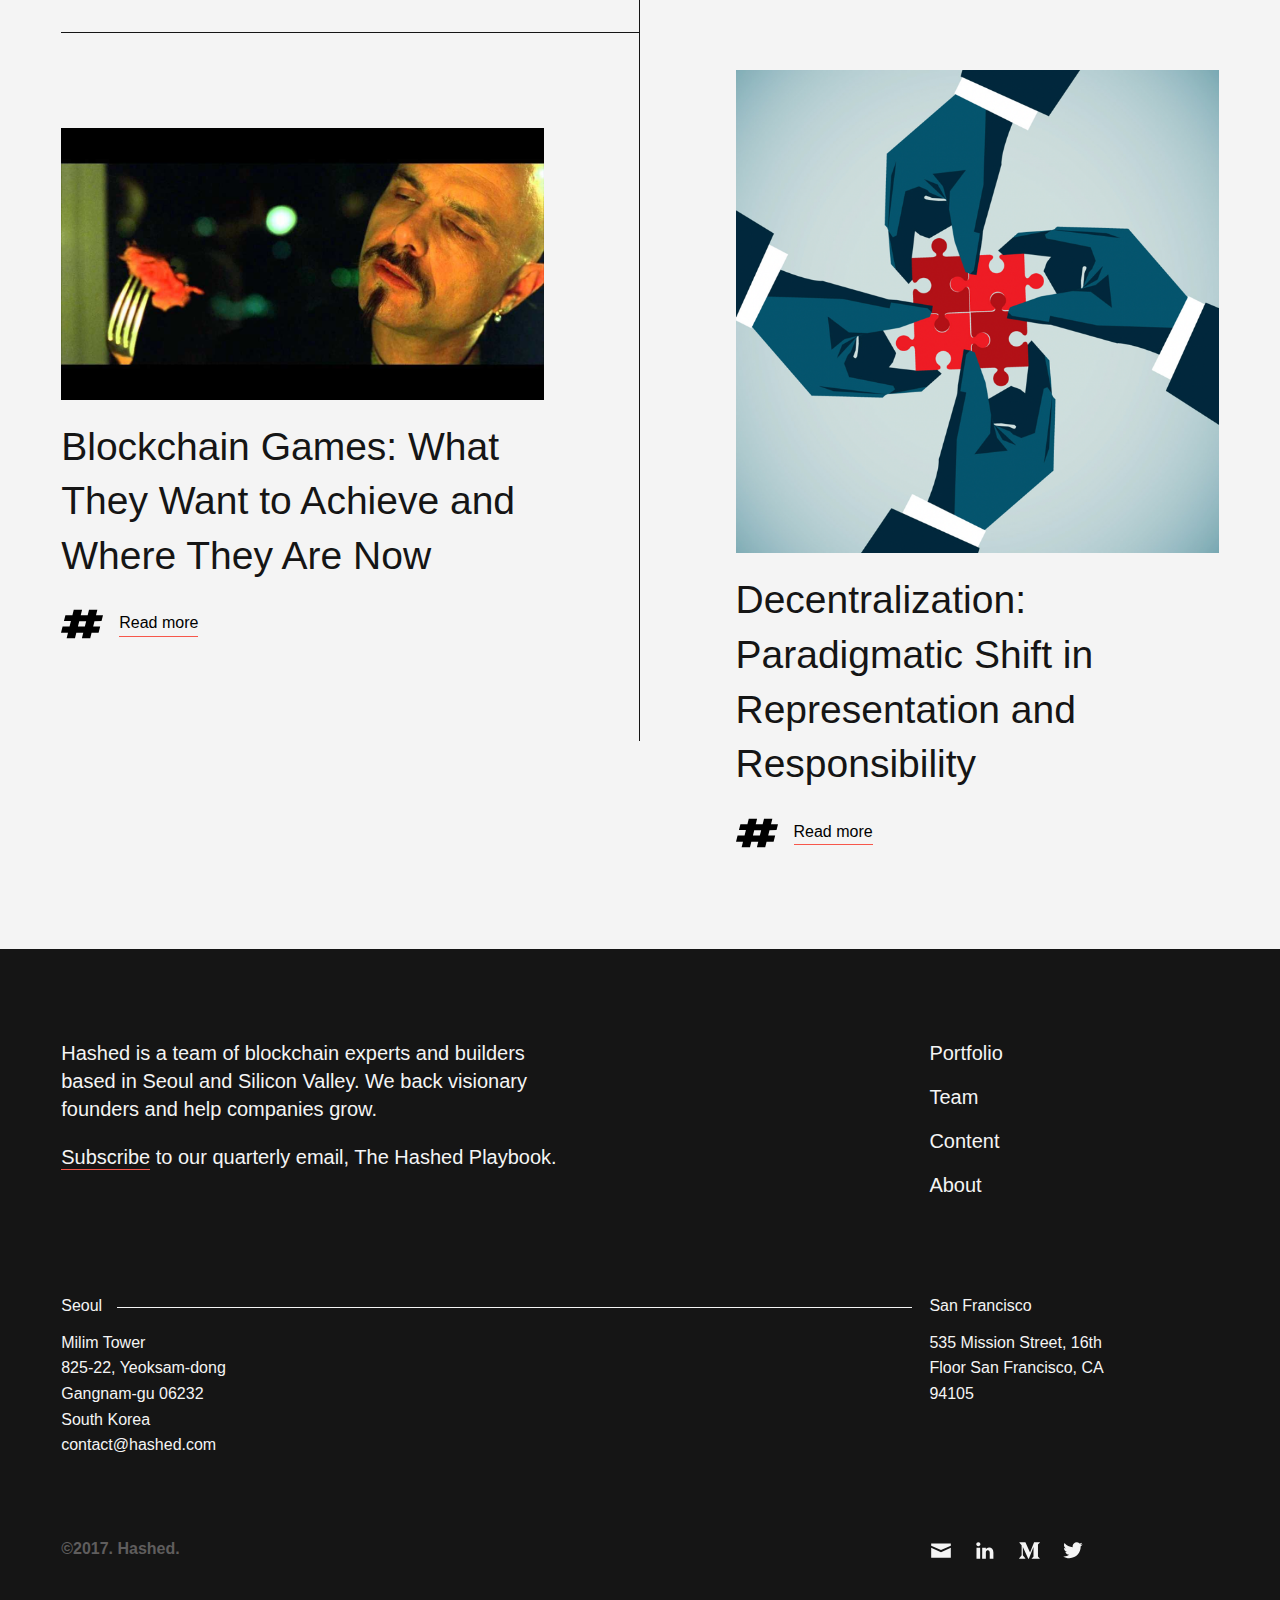
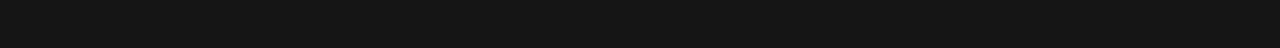
<file: content.html>
<!DOCTYPE html>
<html lang="en">

<head>
    <meta charset="UTF-8">
    <meta http-equiv="X-UA-Compatible" content="IE=edge">
    <meta name="viewport" content="width=device-width, initial-scale=1.0">
    <title>Hashed-Content</title>

    <link rel="stylesheet" href="assets/style/common.css" type="text/css">
    <link rel="stylesheet" href="assets/style/content.css" type="text/css">
</head>

<body>
    <!-- header -->
    <header>
        <h1 class="header__logo">
            <a href="index.html">
                <svg class="" viewBox="0 0 200 52" xmlns="http://www.w3.org/2000/svg">
                    <path
                        d="M104.453512,51.1794183 C95.1783445,51.1794183 94.6025056,45.7239374 96.3161521,39.5239374 L103.807875,39.5239374 C103.079016,42.9463087 102.614586,45.8223714 106.731812,45.8223714 C109.263356,45.8223714 110.850828,44.187472 111.368054,41.7543624 C112.738076,35.3073826 97.7438926,34.9114094 100.012796,24.2456376 C101.2034,18.6416107 104.832036,14.1776286 113.958658,14.1776286 C121.250828,14.1776286 124.17566,17.4501119 122.086622,24.9422819 L114.794452,24.9422819 C115.364474,22.2621924 115.498255,19.5342282 112.473199,19.5342282 C110.042774,19.5342282 108.319732,20.8747204 107.792662,23.3525727 C106.34613,30.1472036 121.551499,29.5521253 119.156421,40.8134228 C117.183266,50.0894855 110.156868,51.1794183 104.453512,51.1794183 Z M148.243087,50.584519 L155.860984,14.7733333 L175.404609,14.7733333 L174.233244,20.2793736 L162.18,20.2793736 L160.302148,29.1080089 L171.412215,29.1080089 L170.241298,34.6136018 L159.128993,34.6136018 L156.905727,45.0802685 L169.355839,45.0802685 L168.185369,50.584519 L148.243087,50.584519 Z M140.956197,29.1077852 L144.006309,14.7726622 L151.496242,14.7726622 L143.877897,50.5869799 L136.391544,50.5869799 L139.788412,34.6138255 L131.205861,34.6138255 L127.808993,50.5869799 L120.317718,50.5869799 L127.933378,14.7726622 L135.425101,14.7726622 L132.376779,29.1077852 L140.956197,29.1077852 Z M85.0852349,24.9424161 L72.5286353,50.5871588 L64.9769575,50.5871588 L82.5134228,14.7732886 L92.3850112,14.7732886 L94.4914989,50.5871588 L86.5988814,50.5871588 L85.0852349,24.9424161 Z M190.869038,14.7703803 C200.68962,14.7703803 201.13481,21.3184787 198.760313,32.4795526 C197.588949,37.9882774 195.752707,50.584698 182.953602,50.584698 L170.753602,50.584698 C173.291857,38.646443 175.830112,26.7072931 178.369262,14.7703803 L190.869038,14.7703803 Z M191.129441,32.6786577 C192.529888,26.0817897 193.767025,20.2791051 188.558076,20.2791051 L184.68783,20.2791051 C182.93123,28.5453244 181.172394,36.8115436 179.413557,45.0804474 L183.034586,45.0804474 C187.598792,45.0804474 189.218479,41.6562864 191.129441,32.6786577 Z M63.1934228,50.5871141 L55.7052796,50.5871141 L59.1012528,34.6148546 L50.5191499,34.6148546 L47.1227293,50.5871141 L39.6305593,50.5871141 L47.2493512,14.7736913 L54.7379418,14.7736913 L51.6896197,29.1079195 L60.27217,29.1079195 L63.3195973,14.7736913 L70.8081879,14.7736913 L63.1934228,50.5871141 Z M24.7280089,29.1077852 L26.604519,20.2791499 L18.0259955,20.2791499 L16.145906,29.1077852 L24.7280089,29.1077852 Z M41.5834899,20.2791499 L34.0957942,20.2791499 L32.2188367,29.1077852 L39.7065324,29.1077852 L38.5351678,34.6147204 L31.0483669,34.6147204 L27.6488143,50.5869799 L20.1606711,50.5869799 L23.5566443,34.6147204 L14.9758837,34.6147204 L11.5790157,50.5869799 L4.08997763,50.5869799 L7.48639821,34.6147204 L4.4742729e-05,34.6147204 L1.17051454,29.1077852 L8.65686801,29.1077852 L10.5333781,20.2791499 L3.04702461,20.2791499 L4.21794183,14.773557 L11.7047427,14.773557 L14.7530649,0.44738255 L22.2412081,0.44738255 L19.1960179,14.773557 L27.7781208,14.773557 L30.8242058,0.44738255 L38.3136913,0.44738255 L35.2676063,14.773557 L42.7548546,14.773557 L41.5834899,20.2791499 Z">
                    </path>
                </svg>
            </a>
            <p>Hashed
                Read our latest thoughts, findings, and explorations. For more, follow us on Twitter or Medium.</p>
        </h1>
        <nav class="header__nav">
            <ul>
                <li>
                    <a href="portfolio.html">Portfolio</a>
                </li>
                <li>
                    <a href="team.html">Team</a>
                </li>
                <li>
                    <a href="content.html">Content</a>
                </li>
                <li>
                    <a href="about.html">About</a>
                </li>
            </ul>
        </nav>

        <div class="menu-sp icon-menu">
            <div class="menu-sp__hidden">
                <span class="text">Menu</span>
                <div class="icon-show">
                    <span></span>
                    <span></span>
                    <span></span>
                </div>
            </div>
            <div class="menu-sp__show">
                <span class="text">Close</span>
                <div class="icon-show">
                    <span></span>
                    <span></span>
                    <span></span>
                </div>
            </div>
            </div>
            
            <ul class="mobile__menu">
                <li>
                    <a href="portfolio.html">Portfolio</a>
                </li>
                <li>
                    <a href="team.html">Team</a>
                </li>
                <li>
                    <a href="content.html">Content</a>
                </li>
                <li>
                    <a href="about.html">About</a>
                </li>
            </ul>
    </header>
    <!--end header -->

    <main>
        <section class="container page-content">
            <ul class="content__items items__row01">
                <li class="content__item">
                    <div class="item__desc">
                        <a href="" class="custom-cursor">
                            <div class="item__img">
                                <img src="assets/image/content01.png" alt="">
                            </div>
                            <h3 class="hover-line">
                                Capitalizing on Terra’s Growth: A Valuation Framework for Luna
                            </h3>
                        </a>
                    </div>
                    <div class="read-more">
                        <img src="assets/image/readmore-icon.svg" alt="">
                        <a href="" class="custom-cursor">
                            Read more
                        </a>
                    </div>
                </li>
                <li class="content__item">
                    <div class="item__desc">
                        <a href="" class="custom-cursor">
                            <div class="item__img">
                                <img src="assets/image/content-3.png" alt="">
                            </div>
                            <h3 class="hover-line">
                                From Cryptocurrency Jungle to Institutionalized Test Bed: The Korean Blockchain Market
                            </h3>
                        </a>
                    </div>
                    <div class="read-more">
                        <img src="assets/image/readmore-icon.svg" alt="">
                        <a href="" class="custom-cursor">
                            Read more
                        </a>
                    </div>
                </li>
                <li class="content__item">
                    <div class="item__desc">
                        <a href="" class="custom-cursor">
                            <div class="item__img">
                                <img src="assets/image/content05.jpg" alt="">
                            </div>
                            <h3 class="hover-line">
                                Blockchain Games: What They Want to Achieve and Where They Are Now
                            </h3>
                        </a>
                    </div>
                    <div class="read-more">
                        <img src="assets/image/readmore-icon.svg" alt="">
                        <a href="" class="custom-cursor">
                            Read more
                        </a>
                    </div>
                </li>
            </ul>
            <ul class="content__items items__row02">
                <li class="content__item">
                    <div class="item__desc">
                        <a href="" class="custom-cursor">
                            <div class="item__img">
                                <img src="assets/image/content02.jpg" alt="">
                            </div>
                            <h3 class="hover-line">
                                Our investment in Mythical Games
                            </h3>
                        </a>
                    </div>
                    <div class="read-more">
                        <img src="assets/image/readmore-icon.svg" alt="">
                        <a href="" class="custom-cursor">
                            Read more
                        </a>
                    </div>
                </li>
                <li class="content__item">
                    <div class="item__desc">
                        <a href="" class="custom-cursor">
                            <div class="item__img">
                                <img src="assets/image/content04.jpg" alt="">
                            </div>
                            <h3 class="hover-line">
                                Hashed Co-Hosts Public Forum to Discuss Blockchain Regulation in South Korea
                            </h3>
                        </a>
                    </div>
                    <div class="read-more">
                        <img src="assets/image/readmore-icon.svg" alt="">
                        <a href="" class="custom-cursor">
                            Read more
                        </a>
                    </div>
                </li>
                <li class="content__item">
                    <div class="item__desc">
                        <a href="" class="custom-cursor">
                            <div class="item__img">
                                <img src="assets/image/content06.png" alt="">
                            </div>
                            <h3 class="hover-line">
                                Decentralization: Paradigmatic Shift in Representation and Responsibility
                            </h3>
                        </a>
                    </div>
                    <div class="read-more">
                        <img src="assets/image/readmore-icon.svg" alt="">
                        <a href="" class="custom-cursor">
                            Read more
                        </a>
                    </div>
                </li>
            </ul>
        </section>
    </main>

    <!-- footer -->
    <footer>
        <section class="container">
            <div class="footer__row">
                <div class="footer__text footer__left">
                    <p>
                        Hashed is a team of blockchain experts and builders based in Seoul and Silicon Valley. We back
                        visionary founders and help companies grow.
                    </p>
                    <p>
                        <a
                            href="https://hashed.us20.list-manage.com/subscribe?u=f904c6b186e74ccd7cef5941a&id=b40cc0f49e">Subscribe</a>
                        to our quarterly email, The Hashed Playbook.
                    </p>
                </div>
                <ul class="footer__menu footer__right">
                    <li>
                        <a href="portfolio.html">Portfolio</a>
                    </li>
                    <li>
                        <a href="team.html">Team</a>
                    </li>
                    <li>
                        <a href="content.html">Content</a>
                    </li>
                    <li>
                        <a href="about.html">About</a>
                    </li>
                </ul>
            </div>

            <div class="footer__row">
                <div class="footer__left footer__location">
                    <h4>Seoul</h4>
                    <span class="line"></span>
                    <address>
                        <a href="#">
                            <span>Milim Tower</span><br>
                            <span>825-22, Yeoksam-dong</span><br>
                            <span>Gangnam-gu 06232</span><br>
                            <span>South Korea</span><br>
                            <span>contact@hashed.com</span><br>
                        </a>
                    </address>
                </div>
                <div class="footer__right footer__location">
                    <h4>San Francisco</h4>
                    <address>
                        <a href="#">
                            <span>535 Mission Street, 16th Floor</span>
                            <span>San Francisco, CA 94105</span>
                        </a>
                    </address>
                </div>
            </div>

            <div class="footer__row">
                <div class="footer__left">
                    <p class="copy__right">©2017. Hashed.</p>
                </div>
                <div class="footer__right social__list">
                    <a href="#">
                        <svg class="sharedStyles-module__svg___3Ge5G" xmlns="http://www.w3.org/2000/svg"
                            viewBox="0 0 22 22">
                            <path fill-rule="evenodd"
                                d="M2,9 L11,13 L20,9 L20,18 L2,18 L2,9 Z M2,5 L20,5 L20,7 L11,11 L2,7 L2,5 Z"></path>
                        </svg>
                    </a>
                    <a href="#">
                        <svg class="sharedStyles-module__svg___3Ge5G" xmlns="http://www.w3.org/2000/svg"
                            viewBox="0 0 22 22">
                            <path
                                d="M6.56289308,19 L3.19886193,19 L3.19886193,8.87900569 L6.56289308,8.87900569 L6.56289308,19 Z M4.88086253,7.49715484 L4.88080264,7.49715484 L4.8589398,7.49715484 C3.73000898,7.49715484 3,6.71997604 3,5.74872716 C3,4.75561545 3.75238095,4 4.90311471,4 C6.05396825,4 6.76226415,4.75561545 6.78412698,5.74872716 C6.78412698,6.71997604 6.05396825,7.49715484 4.88086253,7.49715484 Z M8.42431866,19 C8.42431866,19 8.46855346,9.82869122 8.42431866,8.87900569 L11.7884097,8.87900569 L11.7884097,10.3468104 L11.7659479,10.3468104 C12.2085954,9.655885 13.005301,8.64150943 14.8200958,8.64150943 C17.0333633,8.64150943 18.6929919,10.0880503 18.6929919,13.1967655 L18.6929919,19 L15.3292603,19 L15.3292603,13.5855046 C15.3292603,12.2249176 14.8423181,11.2967954 13.6250374,11.2967954 C12.6957173,11.2967954 12.1421983,11.9227314 11.8990117,12.5271039 C11.8101827,12.7433363 11.7883199,13.0455226 11.7883199,13.3480084 L11.7883199,19 L8.42431866,19 Z">
                            </path>
                        </svg>
                    </a>
                    <a href="#">
                        <svg class="sharedStyles-module__svg___3Ge5G" xmlns="http://www.w3.org/2000/svg"
                            viewBox="0 0 22 22">
                            <path
                                d="M4.24049235,7.05996472 C4.26396699,6.82802748 4.17551923,6.59878332 4.00232978,6.44268077 L2.23816257,4.31746032 L2.23816257,4 L7.71590175,4 L11.949903,13.2857142 L15.6722959,4 L20.8942308,4 L20.8942308,4.31746032 L19.3858678,5.76366843 C19.2558304,5.86279053 19.1913252,6.02570474 19.218272,6.18694886 L19.218272,16.8130512 C19.1913252,16.9742953 19.2558304,17.1372094 19.3858678,17.2363316 L20.8589475,18.6825397 L20.8589475,19 L13.4494452,19 L13.4494452,18.6825397 L14.9754499,17.2010582 C15.125404,17.0511463 15.125404,17.0070547 15.125404,16.7777778 L15.125404,8.18871253 L10.8825819,18.9647266 L10.3092275,18.9647266 L5.36955936,8.18871253 L5.36955936,15.4109347 C5.3283742,15.7145773 5.42921922,16.0202788 5.64300527,16.2398589 L7.62769338,18.6472663 L7.62769338,18.9647266 L2,18.9647266 L2,18.6472663 L3.98468811,16.2398589 C4.19691761,16.0199148 4.29188228,15.7121853 4.24049235,15.4109347 L4.24049235,7.05996472 Z">
                            </path>
                        </svg>
                    </a>
                    <a href="#">
                        <svg class="sharedStyles-module__svg___3Ge5G" xmlns="http://www.w3.org/2000/svg"
                            viewBox="0 0 22 22">
                            <path
                                d="M19.8214286,5.72082635 C19.1428571,6.00654064 18.4285714,6.22082635 17.7142857,6.29225492 C18.4642857,5.82796921 19.0357143,5.1136835 19.3214286,4.25654064 C18.6071429,4.68511207 17.8214286,4.97082635 17,5.14939778 C15.6071429,3.68511207 13.2857143,3.6136835 11.8214286,4.97082635 C10.8571429,5.8636835 10.4642857,7.18511207 10.75,8.47082635 C7.82142857,8.3636835 5.07142857,6.97082635 3.21428571,4.68511207 C2.25,6.3636835 2.75,8.50654064 4.35714286,9.57796921 C3.75,9.54225492 3.17857143,9.39939778 2.67857143,9.1136835 L2.67857143,9.14939778 C2.67857143,10.8993978 3.89285714,12.3993978 5.60714286,12.7565406 C5.28571429,12.8279692 4.96428571,12.8993978 4.64285714,12.8993978 C4.42857143,12.8993978 4.17857143,12.8636835 3.96428571,12.8279692 C4.42857143,14.3279692 5.82142857,15.3279692 7.39285714,15.3636835 C6.10714286,16.3993978 4.5,16.9351121 2.85714286,16.9351121 C2.57142857,16.9351121 2.28571429,16.8993978 2,16.8993978 C3.67857143,17.9708264 5.60714286,18.5422549 7.60714286,18.5422549 C14.3571429,18.5422549 18.0357143,12.9708264 18.0357143,8.1136835 L18.0357143,7.64939778 C18.7142857,7.07796921 19.3214286,6.47082635 19.8214286,5.72082635 Z">
                            </path>
                        </svg>
                    </a>
                </div>
            </div>
        </section>
    </footer>
    <!-- end-footer -->

    <script src="assets/js/main.js"></script>
</body>

</html>
</file>
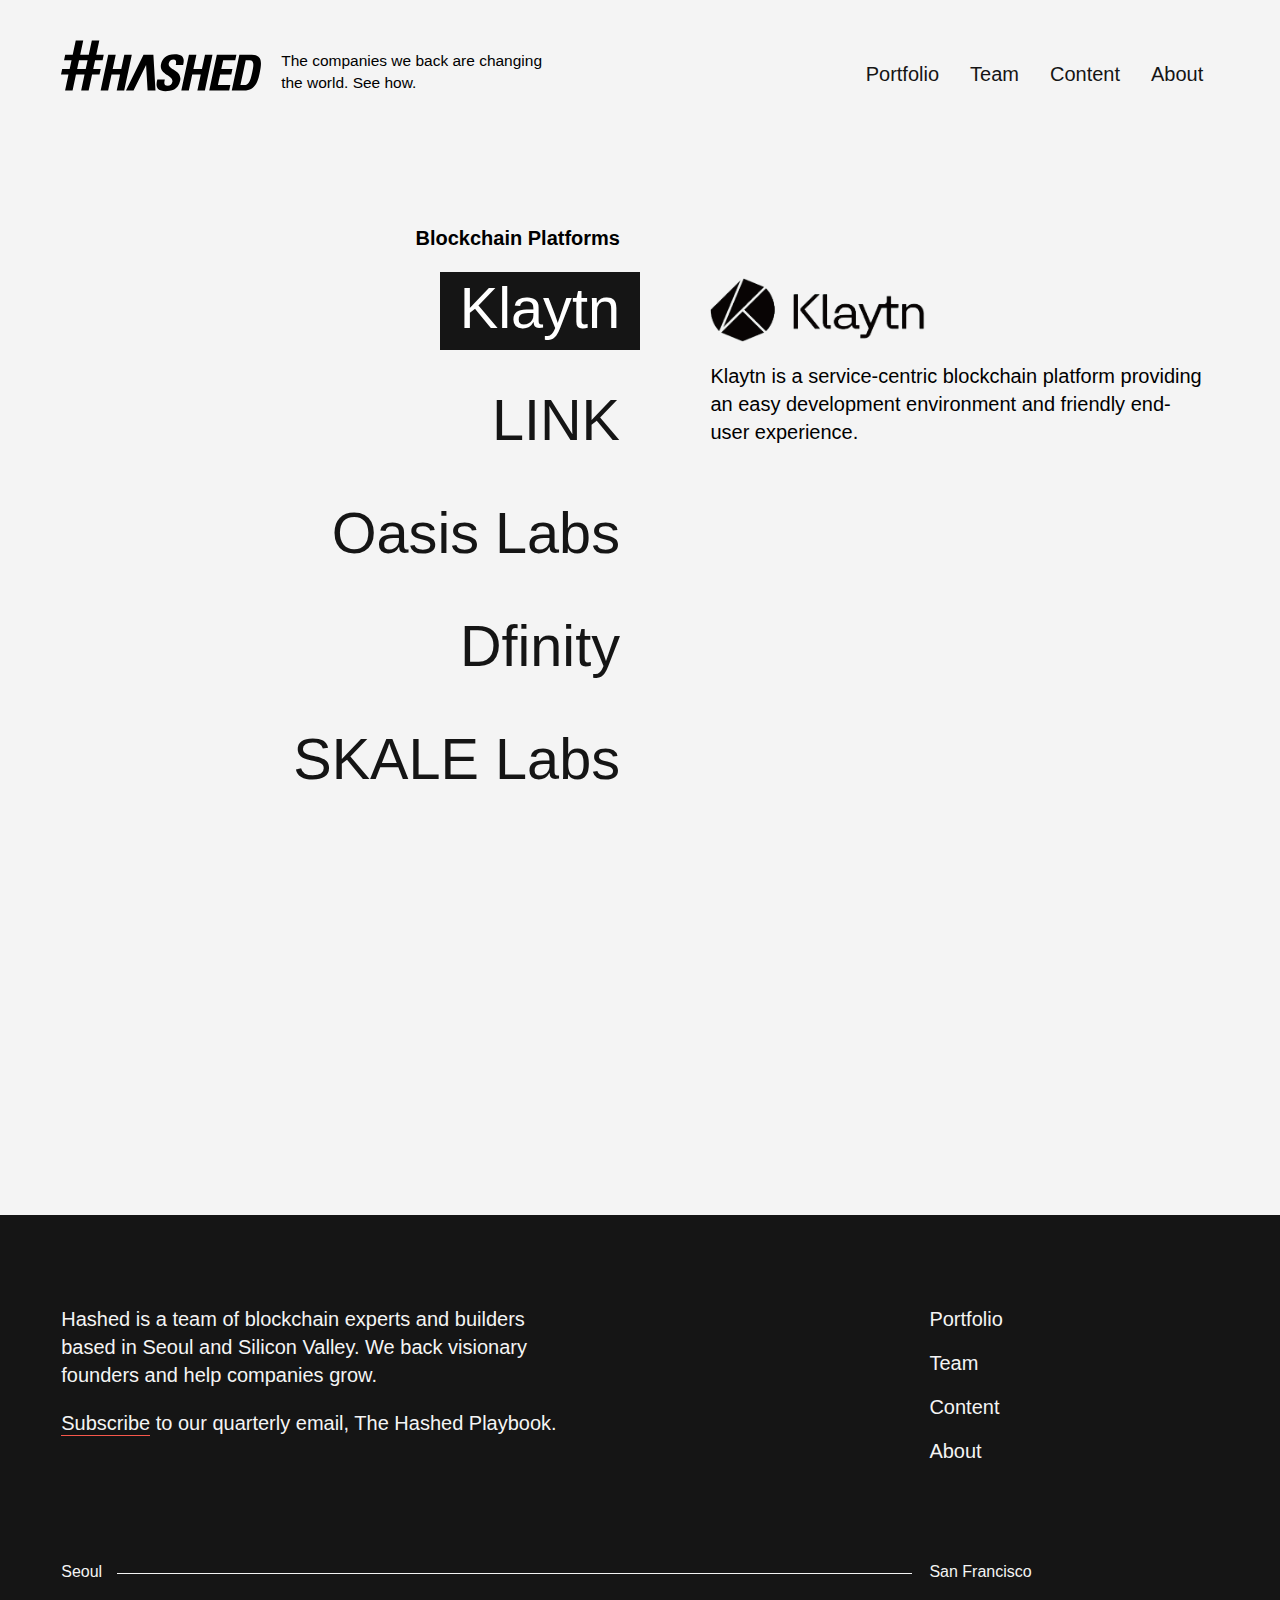
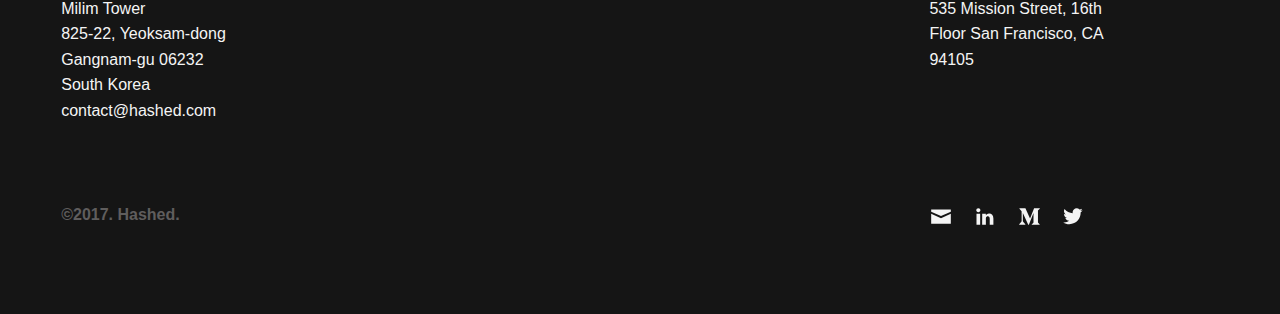
<file: portfolio.html>
<!DOCTYPE html>
<html lang="en">

<head>
    <meta charset="UTF-8">
    <meta http-equiv="X-UA-Compatible" content="IE=edge">
    <meta name="viewport" content="width=device-width, initial-scale=1.0">
    <title>Hashed-Portfolio</title>

    <link rel="stylesheet" href="assets/style/common.css" type="text/css">
    <link rel="stylesheet" href="assets/style/portfolio.css" type="text/css">
</head>

<body>
    <!-- header -->
    <header>
        <h1 class="header__logo">
            <a href="index.html">
                <svg class="" viewBox="0 0 200 52" xmlns="http://www.w3.org/2000/svg">
                    <path
                        d="M104.453512,51.1794183 C95.1783445,51.1794183 94.6025056,45.7239374 96.3161521,39.5239374 L103.807875,39.5239374 C103.079016,42.9463087 102.614586,45.8223714 106.731812,45.8223714 C109.263356,45.8223714 110.850828,44.187472 111.368054,41.7543624 C112.738076,35.3073826 97.7438926,34.9114094 100.012796,24.2456376 C101.2034,18.6416107 104.832036,14.1776286 113.958658,14.1776286 C121.250828,14.1776286 124.17566,17.4501119 122.086622,24.9422819 L114.794452,24.9422819 C115.364474,22.2621924 115.498255,19.5342282 112.473199,19.5342282 C110.042774,19.5342282 108.319732,20.8747204 107.792662,23.3525727 C106.34613,30.1472036 121.551499,29.5521253 119.156421,40.8134228 C117.183266,50.0894855 110.156868,51.1794183 104.453512,51.1794183 Z M148.243087,50.584519 L155.860984,14.7733333 L175.404609,14.7733333 L174.233244,20.2793736 L162.18,20.2793736 L160.302148,29.1080089 L171.412215,29.1080089 L170.241298,34.6136018 L159.128993,34.6136018 L156.905727,45.0802685 L169.355839,45.0802685 L168.185369,50.584519 L148.243087,50.584519 Z M140.956197,29.1077852 L144.006309,14.7726622 L151.496242,14.7726622 L143.877897,50.5869799 L136.391544,50.5869799 L139.788412,34.6138255 L131.205861,34.6138255 L127.808993,50.5869799 L120.317718,50.5869799 L127.933378,14.7726622 L135.425101,14.7726622 L132.376779,29.1077852 L140.956197,29.1077852 Z M85.0852349,24.9424161 L72.5286353,50.5871588 L64.9769575,50.5871588 L82.5134228,14.7732886 L92.3850112,14.7732886 L94.4914989,50.5871588 L86.5988814,50.5871588 L85.0852349,24.9424161 Z M190.869038,14.7703803 C200.68962,14.7703803 201.13481,21.3184787 198.760313,32.4795526 C197.588949,37.9882774 195.752707,50.584698 182.953602,50.584698 L170.753602,50.584698 C173.291857,38.646443 175.830112,26.7072931 178.369262,14.7703803 L190.869038,14.7703803 Z M191.129441,32.6786577 C192.529888,26.0817897 193.767025,20.2791051 188.558076,20.2791051 L184.68783,20.2791051 C182.93123,28.5453244 181.172394,36.8115436 179.413557,45.0804474 L183.034586,45.0804474 C187.598792,45.0804474 189.218479,41.6562864 191.129441,32.6786577 Z M63.1934228,50.5871141 L55.7052796,50.5871141 L59.1012528,34.6148546 L50.5191499,34.6148546 L47.1227293,50.5871141 L39.6305593,50.5871141 L47.2493512,14.7736913 L54.7379418,14.7736913 L51.6896197,29.1079195 L60.27217,29.1079195 L63.3195973,14.7736913 L70.8081879,14.7736913 L63.1934228,50.5871141 Z M24.7280089,29.1077852 L26.604519,20.2791499 L18.0259955,20.2791499 L16.145906,29.1077852 L24.7280089,29.1077852 Z M41.5834899,20.2791499 L34.0957942,20.2791499 L32.2188367,29.1077852 L39.7065324,29.1077852 L38.5351678,34.6147204 L31.0483669,34.6147204 L27.6488143,50.5869799 L20.1606711,50.5869799 L23.5566443,34.6147204 L14.9758837,34.6147204 L11.5790157,50.5869799 L4.08997763,50.5869799 L7.48639821,34.6147204 L4.4742729e-05,34.6147204 L1.17051454,29.1077852 L8.65686801,29.1077852 L10.5333781,20.2791499 L3.04702461,20.2791499 L4.21794183,14.773557 L11.7047427,14.773557 L14.7530649,0.44738255 L22.2412081,0.44738255 L19.1960179,14.773557 L27.7781208,14.773557 L30.8242058,0.44738255 L38.3136913,0.44738255 L35.2676063,14.773557 L42.7548546,14.773557 L41.5834899,20.2791499 Z">
                    </path>
                </svg>
            </a>
            <p>The companies we back are changing the world. See how.</p>
        </h1>
        <nav class="header__nav">
            <ul>
                <li>
                    <a class="is__active" href="portfolio.html">Portfolio</a>
                </li>
                <li>
                    <a href="team.html">Team</a>
                </li>
                <li>
                    <a href="content.html">Content</a>
                </li>
                <li>
                    <a href="about.html">About</a>
                </li>
            </ul>
        </nav>
        <div class="menu-sp icon-menu">
            <div class="menu-sp__hidden">
                <span class="text">Menu</span>
                <div class="icon-show">
                    <span></span>
                    <span></span>
                    <span></span>
                </div>
            </div>
            <div class="menu-sp__show">
                <span class="text">Close</span>
                <div class="icon-show">
                    <span></span>
                    <span></span>
                    <span></span>
                </div>
            </div>
        </div>

        <ul class="mobile__menu">
            <li>
                <a href="portfolio.html">Portfolio</a>
            </li>
            <li>
                <a href="team.html">Team</a>
            </li>
            <li>
                <a href="content.html">Content</a>
            </li>
            <li>
                <a href="about.html">About</a>
            </li>
        </ul>
    </header>
    <!--end header -->

    <main>
        <section class="container page-portfolio">
            <div class="portfolio pc-only">
                <h2 class="portfolio__title">Blockchain Platforms</h2>
                <ul class="portfolio__list">
                    <li class="portfolio__item">
                        <div class="portfolio__name">
                            <div class="event-hover portfolio__hover">
                                <span class="portfolio__item-title is__active">Klaytn</span>
                                <div class="portfolio__desc show" id="show">
                                    <div class="inner">
                                        <img src="assets/image/Klaytn.png" alt="">
                                        <p class="desc">
                                            Klaytn is a service-centric blockchain platform providing an easy
                                            development
                                            environment and friendly end-user experience.
                                        </p>
                                        <div class="portfolio__info">
                                            <div class="info__item">
                                                <span>Website</span>
                                                <a href="#" class="custom-cursor">klaytn.com</a>
                                            </div>
                                            <div class="info__item">
                                                <span>Location</span>
                                                <span>South Korea</span>
                                            </div>
                                            <div class="info__item">
                                                <span>Founder</span>
                                                <span>Jason Han</span>
                                            </div>
                                            <div class="info__item">
                                                <span>Hashed Partner</span>
                                                <a href="#" class="custom-cursor">Simon Seojoon Kim</a>
                                            </div>
                                        </div>
                                    </div>
                                </div>
                            </div>
                        </div>
                    </li>
                    <li class="portfolio__item">
                        <div class="portfolio__name">
                            <div class="event-hover portfolio__hover">
                                <span class="portfolio__item-title">LINK</span>
                                <div class="portfolio__desc">
                                    <div class="inner">
                                        <img src="assets/image/LINK__1_.png" alt="">
                                        <p class="desc">
                                            Klaytn is a service-centric blockchain platform providing an easy
                                            development
                                            environment and friendly end-user experience.
                                        </p>
                                        <div class="portfolio__info">
                                            <div class="info__item">
                                                <span>Website</span>
                                                <a href="#" class="custom-cursor">klaytn.com</a>
                                            </div>
                                            <div class="info__item">
                                                <span>Location</span>
                                                <span>South Korea</span>
                                            </div>
                                            <div class="info__item">
                                                <span>Founder</span>
                                                <span>Jason Han</span>
                                            </div>
                                            <div class="info__item">
                                                <span>Hashed Partner</span>
                                                <a href="#" class="custom-cursor">Simon Seojoon Kim</a>
                                            </div>
                                        </div>
                                    </div>
                                </div>
                            </div>
                        </div>
                    </li>
                    <li class="portfolio__item">
                        <div class="portfolio__name">
                            <div class="event-hover portfolio__hover">
                                <span class="portfolio__item-title">Oasis Labs</span>
                                <div class="portfolio__desc">
                                    <div class="inner">
                                        <img src="assets/image/OasisLabs_Primary_Logo_red.png" alt="">
                                        <p class="desc">
                                            Klaytn is a service-centric blockchain platform providing an easy
                                            development
                                            environment and friendly end-user experience.
                                        </p>
                                        <div class="portfolio__info">
                                            <div class="info__item">
                                                <span>Website</span>
                                                <a href="#" class="custom-cursor">klaytn.com</a>
                                            </div>
                                            <div class="info__item">
                                                <span>Location</span>
                                                <span>South Korea</span>
                                            </div>
                                            <div class="info__item">
                                                <span>Founder</span>
                                                <span>Jason Han</span>
                                            </div>
                                            <div class="info__item">
                                                <span>Hashed Partner</span>
                                                <a href="#" class="custom-cursor">Simon Seojoon Kim</a>
                                            </div>
                                        </div>
                                    </div>
                                </div>
                            </div>
                        </div>
                    </li>
                    <li class="portfolio__item">
                        <div class="portfolio__name">
                            <div class="event-hover portfolio__hover">
                                <span class="portfolio__item-title">Dfinity</span>
                                <div class="portfolio__desc">
                                    <div class="inner">
                                        <img src="assets/image/dfinity_logo.png" alt="">
                                        <p class="desc">
                                            Klaytn is a service-centric blockchain platform providing an easy
                                            development
                                            environment and friendly end-user experience.
                                        </p>
                                        <div class="portfolio__info">
                                            <div class="info__item">
                                                <span>Website</span>
                                                <a href="#" class="custom-cursor">klaytn.com</a>
                                            </div>
                                            <div class="info__item">
                                                <span>Location</span>
                                                <span>South Korea</span>
                                            </div>
                                            <div class="info__item">
                                                <span>Founder</span>
                                                <span>Jason Han</span>
                                            </div>
                                            <div class="info__item">
                                                <span>Hashed Partner</span>
                                                <a href="#" class="custom-cursor">Simon Seojoon Kim</a>
                                            </div>
                                        </div>
                                    </div>
                                </div>
                            </div>
                        </div>
                    </li>
                    <li class="portfolio__item">
                        <div class="portfolio__name">
                            <div class="event-hover portfolio__hover">
                                <span class="portfolio__item-title">SKALE Labs</span>
                                <div class="portfolio__desc">
                                    <div class="inner">
                                        <img src="assets/image/Skale_Logo_Black__1_.png" alt="">
                                        <p class="desc">
                                            Klaytn is a service-centric blockchain platform providing an easy
                                            development
                                            environment and friendly end-user experience.
                                        </p>
                                        <div class="portfolio__info">
                                            <div class="info__item">
                                                <span>Website</span>
                                                <a href="#" class="custom-cursor">klaytn.com</a>
                                            </div>
                                            <div class="info__item">
                                                <span>Location</span>
                                                <span>South Korea</span>
                                            </div>
                                            <div class="info__item">
                                                <span>Founder</span>
                                                <span>Jason Han</span>
                                            </div>
                                            <div class="info__item">
                                                <span>Hashed Partner</span>
                                                <a href="#" class="custom-cursor">Simon Seojoon Kim</a>
                                            </div>
                                        </div>
                                    </div>
                                </div>
                            </div>
                        </div>
                    </li>
                </ul>
            </div>
            <div class="portfolio sp-only">
                <h2 class="portfolio__title">Blockchain Platforms</h2>
                <ul class="portfolio__list">
                    <li class="item__sp accordion">
                        <div class="top accordion__intro">
                            <span>Klaytn</span>
                        </div>
                        <div class="item__content accordion__content accordion__open">
                            <img src="assets/image/Klaytn.png" alt="">
                            <p class="desc">
                                Klaytn is a service-centric blockchain platform providing an easy
                                development
                                environment and friendly end-user experience.
                            </p>
                            <div class="portfolio__info">
                                <div class="info__item">
                                    <span>Website</span>
                                    <a href="#" class="custom-cursor">klaytn.com</a>
                                </div>
                                <div class="info__item">
                                    <span>Location</span>
                                    <span>South Korea</span>
                                </div>
                                <div class="info__item">
                                    <span>Founder</span>
                                    <span>Jason Han</span>
                                </div>
                                <div class="info__item">
                                    <span>Hashed Partner</span>
                                    <a href="#" class="custom-cursor">Simon Seojoon Kim</a>
                                </div>
                            </div>
                        </div>
                    </li>
                    <li class="item__sp accordion">
                        <div class="top accordion__intro">
                            <span>LINK</span>
                        </div>
                        <div class="item__content accordion__content">
                            <img src="assets/image/LINK__1_.png" alt="">
                            <p class="desc">
                                Klaytn is a service-centric blockchain platform providing an easy
                                development
                                environment and friendly end-user experience.
                            </p>
                            <div class="portfolio__info">
                                <div class="info__item">
                                    <span>Website</span>
                                    <a href="#" class="custom-cursor">klaytn.com</a>
                                </div>
                                <div class="info__item">
                                    <span>Location</span>
                                    <span>South Korea</span>
                                </div>
                                <div class="info__item">
                                    <span>Founder</span>
                                    <span>Jason Han</span>
                                </div>
                                <div class="info__item">
                                    <span>Hashed Partner</span>
                                    <a href="#" class="custom-cursor">Simon Seojoon Kim</a>
                                </div>
                            </div>
                        </div>
                    </li>
                    <li class="item__sp accordion">
                        <div class="top accordion__intro">
                            <span>Oasis Labs</span>
                        </div>
                        <div class="item__content accordion__content">
                            <img src="assets/image/OasisLabs_Primary_Logo_red.png" alt="">
                            <p class="desc">
                                Klaytn is a service-centric blockchain platform providing an easy
                                development
                                environment and friendly end-user experience.
                            </p>
                            <div class="portfolio__info">
                                <div class="info__item">
                                    <span>Website</span>
                                    <a href="#" class="custom-cursor">klaytn.com</a>
                                </div>
                                <div class="info__item">
                                    <span>Location</span>
                                    <span>South Korea</span>
                                </div>
                                <div class="info__item">
                                    <span>Founder</span>
                                    <span>Jason Han</span>
                                </div>
                                <div class="info__item">
                                    <span>Hashed Partner</span>
                                    <a href="#" class="custom-cursor">Simon Seojoon Kim</a>
                                </div>
                            </div>
                        </div>
                    </li>
                    <li class="item__sp accordion">
                        <div class="top accordion__intro">
                            <span>Dfinity</span>
                        </div>
                        <div class="item__content accordion__content">
                            <img src="assets/image/dfinity_logo.png" alt="">
                            <p class="desc">
                                Klaytn is a service-centric blockchain platform providing an easy
                                development
                                environment and friendly end-user experience.
                            </p>
                            <div class="portfolio__info">
                                <div class="info__item">
                                    <span>Website</span>
                                    <a href="#" class="custom-cursor">klaytn.com</a>
                                </div>
                                <div class="info__item">
                                    <span>Location</span>
                                    <span>South Korea</span>
                                </div>
                                <div class="info__item">
                                    <span>Founder</span>
                                    <span>Jason Han</span>
                                </div>
                                <div class="info__item">
                                    <span>Hashed Partner</span>
                                    <a href="#" class="custom-cursor">Simon Seojoon Kim</a>
                                </div>
                            </div>
                        </div>
                    </li>
                    <li class="item__sp accordion">
                        <div class="top accordion__intro">
                            <span>SKALE Labs</span>
                        </div>
                        <div class="item__content accordion__content">
                            <img src="assets/image/Skale_Logo_Black__1_.png" alt="">
                            <p class="desc">
                                Klaytn is a service-centric blockchain platform providing an easy
                                development
                                environment and friendly end-user experience.
                            </p>
                            <div class="portfolio__info">
                                <div class="info__item">
                                    <span>Website</span>
                                    <a href="#" class="custom-cursor">klaytn.com</a>
                                </div>
                                <div class="info__item">
                                    <span>Location</span>
                                    <span>South Korea</span>
                                </div>
                                <div class="info__item">
                                    <span>Founder</span>
                                    <span>Jason Han</span>
                                </div>
                                <div class="info__item">
                                    <span>Hashed Partner</span>
                                    <a href="#" class="custom-cursor">Simon Seojoon Kim</a>
                                </div>
                            </div>
                        </div>
                    </li>
                    
                </ul>
            </div>
        </section>
    </main>
    <!-- footer -->
    <footer>
        <section class="container">
            <div class="footer__row">
                <div class="footer__text footer__left">
                    <p>
                        Hashed is a team of blockchain experts and builders based in Seoul and Silicon Valley. We back
                        visionary founders and help companies grow.
                    </p>
                    <p>
                        <a
                            href="https://hashed.us20.list-manage.com/subscribe?u=f904c6b186e74ccd7cef5941a&id=b40cc0f49e">Subscribe</a>
                        to our quarterly email, The Hashed Playbook.
                    </p>
                </div>
                <ul class="footer__menu footer__right">
                    <li>
                        <a href="portfolio.html">Portfolio</a>
                    </li>
                    <li>
                        <a href="team.html">Team</a>
                    </li>
                    <li>
                        <a href="content.html">Content</a>
                    </li>
                    <li>
                        <a href="about.html">About</a>
                    </li>
                </ul>
            </div>

            <div class="footer__row">
                <div class="footer__left footer__location">
                    <h4>Seoul</h4>
                    <span class="line"></span>
                    <address>
                        <a href="#">
                            <span>Milim Tower</span><br>
                            <span>825-22, Yeoksam-dong</span><br>
                            <span>Gangnam-gu 06232</span><br>
                            <span>South Korea</span><br>
                            <span>contact@hashed.com</span><br>
                        </a>
                    </address>
                </div>
                <div class="footer__right footer__location">
                    <h4>San Francisco</h4>
                    <address>
                        <a href="#">
                            <span>535 Mission Street, 16th Floor</span>
                            <span>San Francisco, CA 94105</span>
                        </a>
                    </address>
                </div>
            </div>

            <div class="footer__row">
                <div class="footer__left">
                    <p class="copy__right">©2017. Hashed.</p>
                </div>
                <div class="footer__right social__list">
                    <a href="#">
                        <svg class="sharedStyles-module__svg___3Ge5G" xmlns="http://www.w3.org/2000/svg"
                            viewBox="0 0 22 22">
                            <path fill-rule="evenodd"
                                d="M2,9 L11,13 L20,9 L20,18 L2,18 L2,9 Z M2,5 L20,5 L20,7 L11,11 L2,7 L2,5 Z"></path>
                        </svg>
                    </a>
                    <a href="#">
                        <svg class="sharedStyles-module__svg___3Ge5G" xmlns="http://www.w3.org/2000/svg"
                            viewBox="0 0 22 22">
                            <path
                                d="M6.56289308,19 L3.19886193,19 L3.19886193,8.87900569 L6.56289308,8.87900569 L6.56289308,19 Z M4.88086253,7.49715484 L4.88080264,7.49715484 L4.8589398,7.49715484 C3.73000898,7.49715484 3,6.71997604 3,5.74872716 C3,4.75561545 3.75238095,4 4.90311471,4 C6.05396825,4 6.76226415,4.75561545 6.78412698,5.74872716 C6.78412698,6.71997604 6.05396825,7.49715484 4.88086253,7.49715484 Z M8.42431866,19 C8.42431866,19 8.46855346,9.82869122 8.42431866,8.87900569 L11.7884097,8.87900569 L11.7884097,10.3468104 L11.7659479,10.3468104 C12.2085954,9.655885 13.005301,8.64150943 14.8200958,8.64150943 C17.0333633,8.64150943 18.6929919,10.0880503 18.6929919,13.1967655 L18.6929919,19 L15.3292603,19 L15.3292603,13.5855046 C15.3292603,12.2249176 14.8423181,11.2967954 13.6250374,11.2967954 C12.6957173,11.2967954 12.1421983,11.9227314 11.8990117,12.5271039 C11.8101827,12.7433363 11.7883199,13.0455226 11.7883199,13.3480084 L11.7883199,19 L8.42431866,19 Z">
                            </path>
                        </svg>
                    </a>
                    <a href="#">
                        <svg class="sharedStyles-module__svg___3Ge5G" xmlns="http://www.w3.org/2000/svg"
                            viewBox="0 0 22 22">
                            <path
                                d="M4.24049235,7.05996472 C4.26396699,6.82802748 4.17551923,6.59878332 4.00232978,6.44268077 L2.23816257,4.31746032 L2.23816257,4 L7.71590175,4 L11.949903,13.2857142 L15.6722959,4 L20.8942308,4 L20.8942308,4.31746032 L19.3858678,5.76366843 C19.2558304,5.86279053 19.1913252,6.02570474 19.218272,6.18694886 L19.218272,16.8130512 C19.1913252,16.9742953 19.2558304,17.1372094 19.3858678,17.2363316 L20.8589475,18.6825397 L20.8589475,19 L13.4494452,19 L13.4494452,18.6825397 L14.9754499,17.2010582 C15.125404,17.0511463 15.125404,17.0070547 15.125404,16.7777778 L15.125404,8.18871253 L10.8825819,18.9647266 L10.3092275,18.9647266 L5.36955936,8.18871253 L5.36955936,15.4109347 C5.3283742,15.7145773 5.42921922,16.0202788 5.64300527,16.2398589 L7.62769338,18.6472663 L7.62769338,18.9647266 L2,18.9647266 L2,18.6472663 L3.98468811,16.2398589 C4.19691761,16.0199148 4.29188228,15.7121853 4.24049235,15.4109347 L4.24049235,7.05996472 Z">
                            </path>
                        </svg>
                    </a>
                    <a href="#">
                        <svg class="sharedStyles-module__svg___3Ge5G" xmlns="http://www.w3.org/2000/svg"
                            viewBox="0 0 22 22">
                            <path
                                d="M19.8214286,5.72082635 C19.1428571,6.00654064 18.4285714,6.22082635 17.7142857,6.29225492 C18.4642857,5.82796921 19.0357143,5.1136835 19.3214286,4.25654064 C18.6071429,4.68511207 17.8214286,4.97082635 17,5.14939778 C15.6071429,3.68511207 13.2857143,3.6136835 11.8214286,4.97082635 C10.8571429,5.8636835 10.4642857,7.18511207 10.75,8.47082635 C7.82142857,8.3636835 5.07142857,6.97082635 3.21428571,4.68511207 C2.25,6.3636835 2.75,8.50654064 4.35714286,9.57796921 C3.75,9.54225492 3.17857143,9.39939778 2.67857143,9.1136835 L2.67857143,9.14939778 C2.67857143,10.8993978 3.89285714,12.3993978 5.60714286,12.7565406 C5.28571429,12.8279692 4.96428571,12.8993978 4.64285714,12.8993978 C4.42857143,12.8993978 4.17857143,12.8636835 3.96428571,12.8279692 C4.42857143,14.3279692 5.82142857,15.3279692 7.39285714,15.3636835 C6.10714286,16.3993978 4.5,16.9351121 2.85714286,16.9351121 C2.57142857,16.9351121 2.28571429,16.8993978 2,16.8993978 C3.67857143,17.9708264 5.60714286,18.5422549 7.60714286,18.5422549 C14.3571429,18.5422549 18.0357143,12.9708264 18.0357143,8.1136835 L18.0357143,7.64939778 C18.7142857,7.07796921 19.3214286,6.47082635 19.8214286,5.72082635 Z">
                            </path>
                        </svg>
                    </a>
                </div>
            </div>
        </section>
    </footer>
    <!-- end-footer -->


    <script src="assets/js/main.js"></script>
    <script type="text/javascript">
        const elementHover = document.querySelectorAll('.event-hover');
        for (let index = 0; index < elementHover.length; index++) {
            elementHover[index].addEventListener('mouseenter', function () {

                const listContentShow = document.querySelectorAll('.portfolio__desc ');
                for (let index = 1; index < listContentShow.length; index++) {
                    const element = listContentShow[index];
                    element.classList.remove('show');
                }

                const contentShowed = document.querySelector('#show');
                contentShowed.classList.remove('show');

                const titlePortfolio = document.querySelectorAll('.portfolio__item-title');
                for (let index = 0; index < titlePortfolio.length; index++) {
                    const element = titlePortfolio[index];
                    element.classList.remove('is__active');
                }

                const contentShow = this.children[1];
                const title = this.children[0];
                if (contentShow.classList.contains('show')) {
                    contentShow.classList.remove('show');
                } else {
                    contentShow.classList.add('show');
                    title.classList.add('is__active');
                }
            });
        }


        // accordion animation
        const accordions = document.querySelectorAll(".accordion");

        const openAccordion = (accordion) => {
            const content = accordion.querySelector(".accordion__content");
            accordion.classList.add("accordion__active");
            content.style.maxHeight = content.scrollHeight + "px";

            const contentOpened = document.querySelector('.accordion__open');
            contentOpened.classList.remove('accordion__open');
        };

        const closeAccordion = (accordion) => {
            const content = accordion.querySelector(".accordion__content");
            accordion.classList.remove("accordion__active");
            content.style.maxHeight = null;
        };

        accordions.forEach((accordion) => {
            const intro = accordion.querySelector(".accordion__intro");
            const content = accordion.querySelector(".accordion__content");

            intro.onclick = () => {
                if (content.style.maxHeight) {
                    closeAccordion(accordion);
                } else {
                    accordions.forEach((accordion) => closeAccordion(accordion));
                    openAccordion(accordion);
                }
            };
        });


    </script>
</body>

</html>
</file>
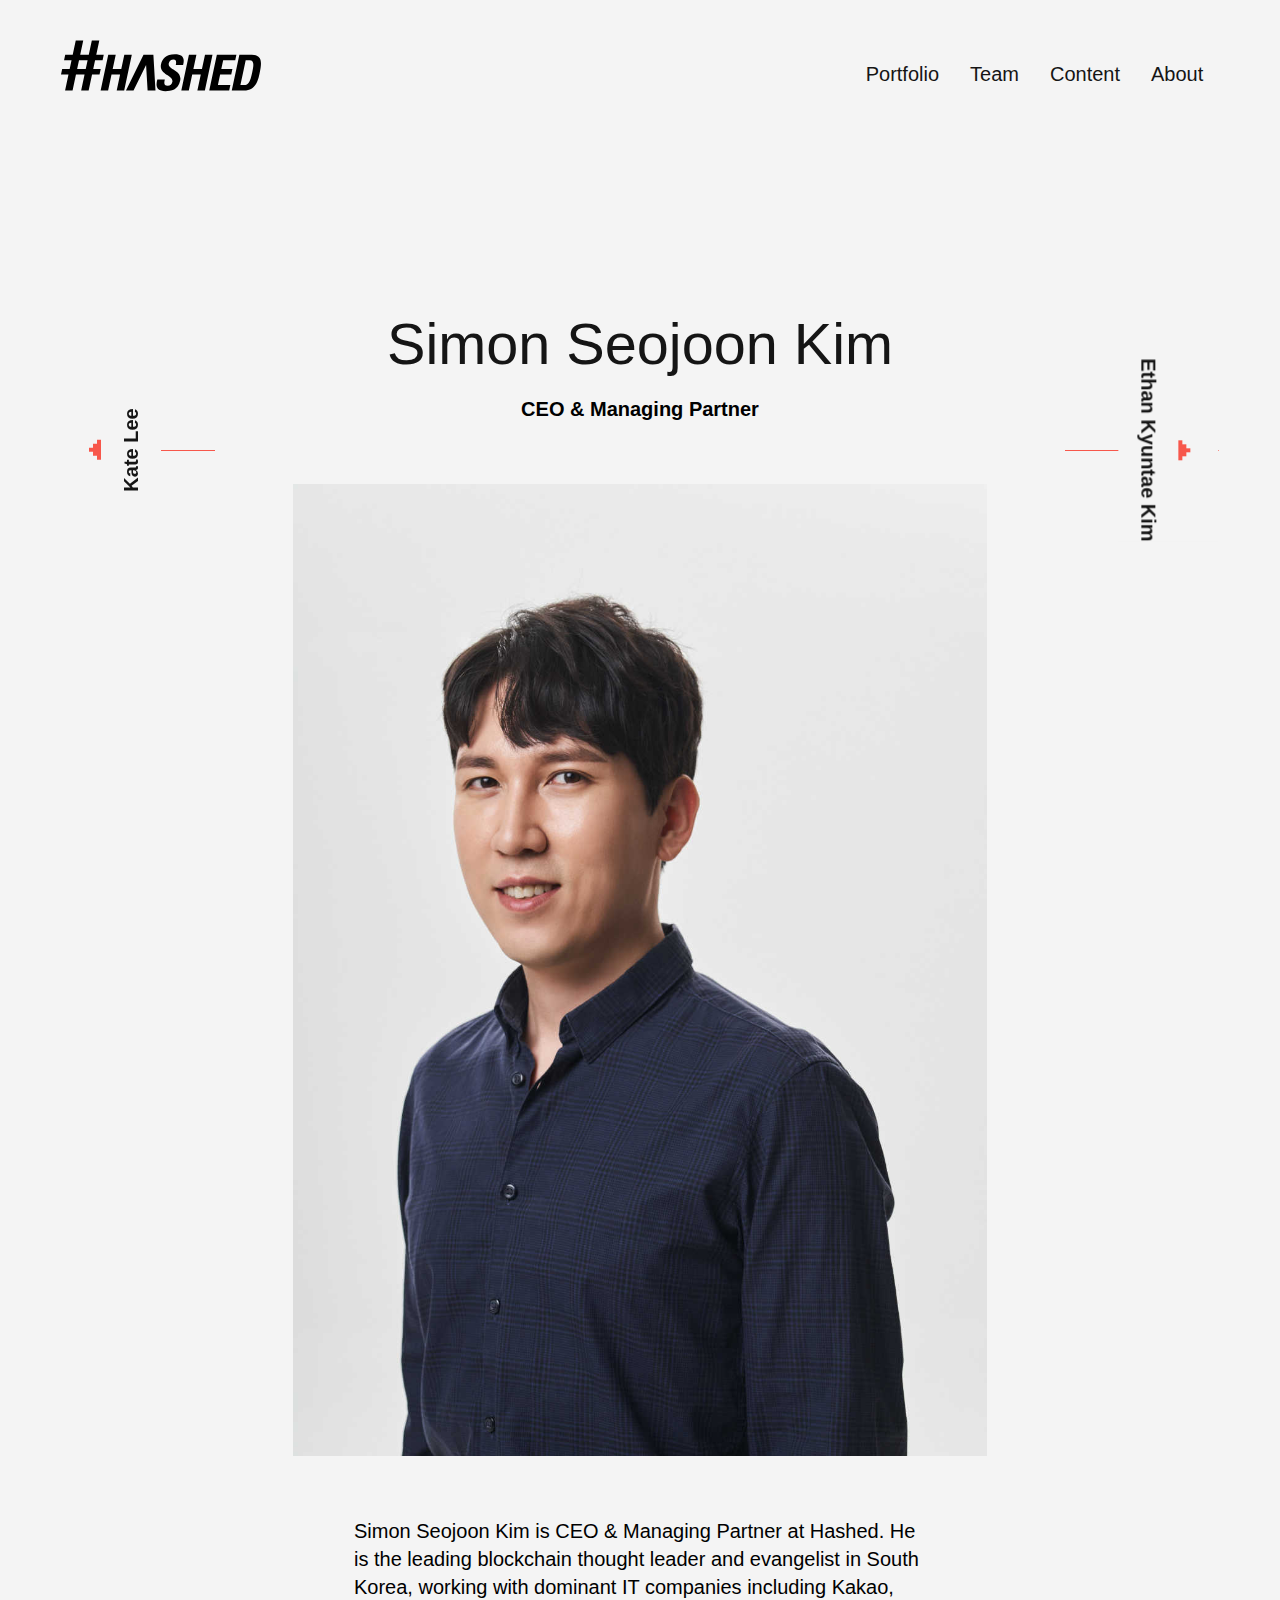
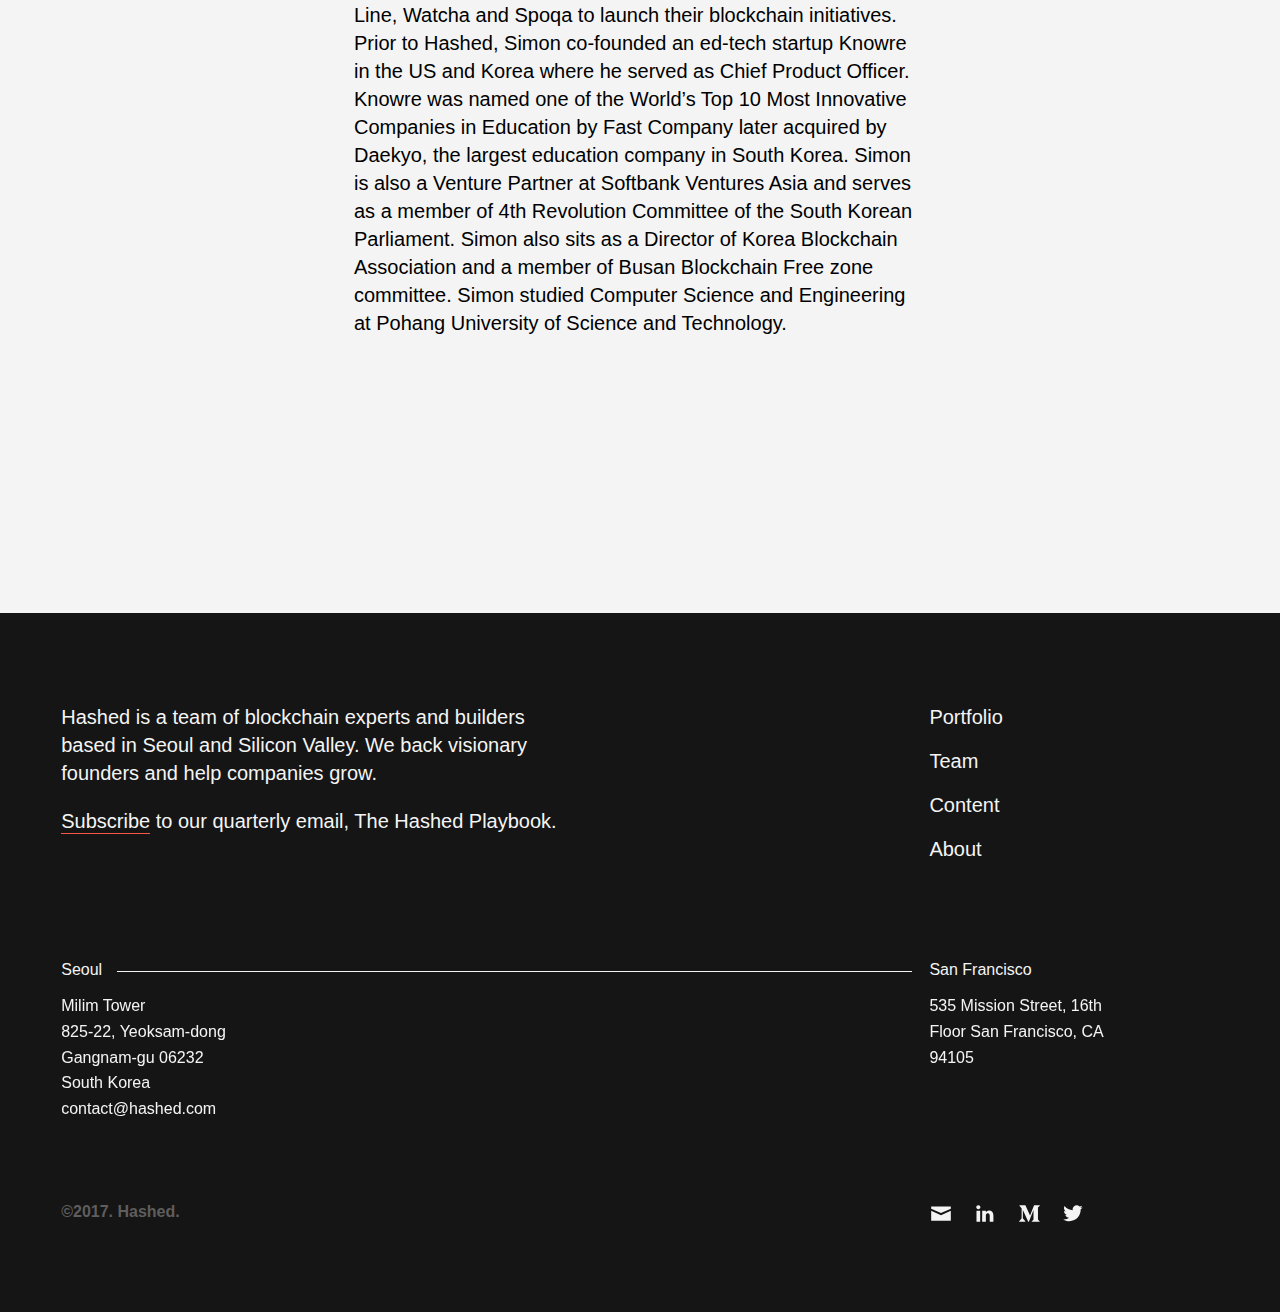
<file: team-name-detail.html>
<!DOCTYPE html>
<html lang="en">

<head>
    <meta charset="UTF-8">
    <meta http-equiv="X-UA-Compatible" content="IE=edge">
    <meta name="viewport" content="width=device-width, initial-scale=1.0">
    <title>Hashed-Team</title>

    <link rel="stylesheet" href="assets/style/common.css" type="text/css">
    <link rel="stylesheet" href="assets/style/team-detail.css" type="text/css">
</head>

<body>
    <!-- header -->
    <header>
        <h1 class="header__logo">
            <a href="index.html">
                <svg class="" viewBox="0 0 200 52" xmlns="http://www.w3.org/2000/svg">
                    <path
                        d="M104.453512,51.1794183 C95.1783445,51.1794183 94.6025056,45.7239374 96.3161521,39.5239374 L103.807875,39.5239374 C103.079016,42.9463087 102.614586,45.8223714 106.731812,45.8223714 C109.263356,45.8223714 110.850828,44.187472 111.368054,41.7543624 C112.738076,35.3073826 97.7438926,34.9114094 100.012796,24.2456376 C101.2034,18.6416107 104.832036,14.1776286 113.958658,14.1776286 C121.250828,14.1776286 124.17566,17.4501119 122.086622,24.9422819 L114.794452,24.9422819 C115.364474,22.2621924 115.498255,19.5342282 112.473199,19.5342282 C110.042774,19.5342282 108.319732,20.8747204 107.792662,23.3525727 C106.34613,30.1472036 121.551499,29.5521253 119.156421,40.8134228 C117.183266,50.0894855 110.156868,51.1794183 104.453512,51.1794183 Z M148.243087,50.584519 L155.860984,14.7733333 L175.404609,14.7733333 L174.233244,20.2793736 L162.18,20.2793736 L160.302148,29.1080089 L171.412215,29.1080089 L170.241298,34.6136018 L159.128993,34.6136018 L156.905727,45.0802685 L169.355839,45.0802685 L168.185369,50.584519 L148.243087,50.584519 Z M140.956197,29.1077852 L144.006309,14.7726622 L151.496242,14.7726622 L143.877897,50.5869799 L136.391544,50.5869799 L139.788412,34.6138255 L131.205861,34.6138255 L127.808993,50.5869799 L120.317718,50.5869799 L127.933378,14.7726622 L135.425101,14.7726622 L132.376779,29.1077852 L140.956197,29.1077852 Z M85.0852349,24.9424161 L72.5286353,50.5871588 L64.9769575,50.5871588 L82.5134228,14.7732886 L92.3850112,14.7732886 L94.4914989,50.5871588 L86.5988814,50.5871588 L85.0852349,24.9424161 Z M190.869038,14.7703803 C200.68962,14.7703803 201.13481,21.3184787 198.760313,32.4795526 C197.588949,37.9882774 195.752707,50.584698 182.953602,50.584698 L170.753602,50.584698 C173.291857,38.646443 175.830112,26.7072931 178.369262,14.7703803 L190.869038,14.7703803 Z M191.129441,32.6786577 C192.529888,26.0817897 193.767025,20.2791051 188.558076,20.2791051 L184.68783,20.2791051 C182.93123,28.5453244 181.172394,36.8115436 179.413557,45.0804474 L183.034586,45.0804474 C187.598792,45.0804474 189.218479,41.6562864 191.129441,32.6786577 Z M63.1934228,50.5871141 L55.7052796,50.5871141 L59.1012528,34.6148546 L50.5191499,34.6148546 L47.1227293,50.5871141 L39.6305593,50.5871141 L47.2493512,14.7736913 L54.7379418,14.7736913 L51.6896197,29.1079195 L60.27217,29.1079195 L63.3195973,14.7736913 L70.8081879,14.7736913 L63.1934228,50.5871141 Z M24.7280089,29.1077852 L26.604519,20.2791499 L18.0259955,20.2791499 L16.145906,29.1077852 L24.7280089,29.1077852 Z M41.5834899,20.2791499 L34.0957942,20.2791499 L32.2188367,29.1077852 L39.7065324,29.1077852 L38.5351678,34.6147204 L31.0483669,34.6147204 L27.6488143,50.5869799 L20.1606711,50.5869799 L23.5566443,34.6147204 L14.9758837,34.6147204 L11.5790157,50.5869799 L4.08997763,50.5869799 L7.48639821,34.6147204 L4.4742729e-05,34.6147204 L1.17051454,29.1077852 L8.65686801,29.1077852 L10.5333781,20.2791499 L3.04702461,20.2791499 L4.21794183,14.773557 L11.7047427,14.773557 L14.7530649,0.44738255 L22.2412081,0.44738255 L19.1960179,14.773557 L27.7781208,14.773557 L30.8242058,0.44738255 L38.3136913,0.44738255 L35.2676063,14.773557 L42.7548546,14.773557 L41.5834899,20.2791499 Z">
                    </path>
                </svg>
            </a>
        </h1>
        <nav class="header__nav">
            <ul>
                <li>
                    <a href="portfolio.html">Portfolio</a>
                </li>
                <li>
                    <a href="team.html">Team</a>
                </li>
                <li>
                    <a href="content.html">Content</a>
                </li>
                <li>
                    <a href="about.html">About</a>
                </li>
            </ul>
        </nav>

        <div class="menu-sp icon-menu">
            <div class="menu-sp__hidden">
                <span class="text">Menu</span>
                <div class="icon-show">
                    <span></span>
                    <span></span>
                    <span></span>
                </div>
            </div>
            <div class="menu-sp__show">
                <span class="text">Close</span>
                <div class="icon-show">
                    <span></span>
                    <span></span>
                    <span></span>
                </div>
            </div>
            </div>
            
            <ul class="mobile__menu">
                <li>
                    <a href="portfolio.html">Portfolio</a>
                </li>
                <li>
                    <a href="team.html">Team</a>
                </li>
                <li>
                    <a href="content.html">Content</a>
                </li>
                <li>
                    <a href="about.html">About</a>
                </li>
            </ul>
    </header>
    <!--end header -->

    <main>
        <section class="container team-detail-page">   
            <div class="page-next-pre">
                <a href="">
                    <span>Kate Lee</span>
                    <div class="icon">
                        <svg class="arrow-module__svg___zXyeA" xmlns="http://www.w3.org/2000/svg" viewBox="0 0 24 20"><path class="arrow-module__stem___1R3-E" d="M8,12 L4,12 L-4.4408921e-16,12 L-4.4408921e-16,8 L4,8 L8,8 L12,8 L12,12 L8,12 Z"></path><path class="arrow-module__arrow___1B8zA" d="M16,16 L16,20 L12,20 L12,16 L12,12 L12,8 L12,4 L12,0 L16,0 L16,4 L20,4 L20,8 L24,8 L24,12 L20,12 L20,16 L16,16 Z"></path></svg>
                    </div>
                </a>
                <a href="">
                    <span>Ethan Kyuntae Kim</span>
                    <div class="icon">
                        <svg class="arrow-module__svg___zXyeA" xmlns="http://www.w3.org/2000/svg" viewBox="0 0 24 20"><path class="arrow-module__stem___1R3-E" d="M8,12 L4,12 L-4.4408921e-16,12 L-4.4408921e-16,8 L4,8 L8,8 L12,8 L12,12 L8,12 Z"></path><path class="arrow-module__arrow___1B8zA" d="M16,16 L16,20 L12,20 L12,16 L12,12 L12,8 L12,4 L12,0 L16,0 L16,4 L20,4 L20,8 L24,8 L24,12 L20,12 L20,16 L16,16 Z"></path></svg>
                    </div>
                </a>
            </div>   
            <div class="content">
                <h2>Simon Seojoon Kim</h2>
                <p>CEO & Managing Partner</p>
                <div class="content__img">
                    <img src="assets/image/190809_HASHED_PROFILE_0129.jpg" alt="">
                </div>
                <div class="content__desc">
                    <p>Simon Seojoon Kim is CEO & Managing Partner at Hashed. He is the leading blockchain thought leader and
                        evangelist in South Korea, working with dominant IT companies including Kakao, Line, Watcha and Spoqa to
                        launch their blockchain initiatives. Prior to Hashed, Simon co-founded an ed-tech startup Knowre in the US
                        and Korea where he served as Chief Product Officer. Knowre was named one of the World’s Top 10 Most
                        Innovative Companies in Education by Fast Company later acquired by Daekyo, the largest education company in
                        South Korea. Simon is also a Venture Partner at Softbank Ventures Asia and serves as a member of 4th
                        Revolution Committee of the South Korean Parliament. Simon also sits as a Director of Korea Blockchain
                        Association and a member of Busan Blockchain Free zone committee. Simon studied Computer Science and
                        Engineering at Pohang University of Science and Technology.</p>
                </div>
            </div>
            
        </section>
    </main>

    <!-- footer -->
    <footer>
        <section class="container">
            <div class="footer__row">
                <div class="footer__text footer__left">
                    <p>
                        Hashed is a team of blockchain experts and builders based in Seoul and Silicon Valley. We back
                        visionary founders and help companies grow.
                    </p>
                    <p>
                        <a
                            href="https://hashed.us20.list-manage.com/subscribe?u=f904c6b186e74ccd7cef5941a&id=b40cc0f49e">Subscribe</a>
                        to our quarterly email, The Hashed Playbook.
                    </p>
                </div>
                <ul class="footer__menu footer__right">
                    <li>
                        <a href="portfolio.html">Portfolio</a>
                    </li>
                    <li>
                        <a href="team.html">Team</a>
                    </li>
                    <li>
                        <a href="content.html">Content</a>
                    </li>
                    <li>
                        <a href="about.html">About</a>
                    </li>
                </ul>
            </div>

            <div class="footer__row">
                <div class="footer__left footer__location">
                    <h4>Seoul</h4>
                    <span class="line"></span>
                    <address>
                        <a href="#" class="custom-cursor">
                            <span>Milim Tower</span><br>
                            <span>825-22, Yeoksam-dong</span><br>
                            <span>Gangnam-gu 06232</span><br>
                            <span>South Korea</span><br>
                            <span>contact@hashed.com</span><br>
                        </a>
                    </address>
                </div>
                <div class="footer__right footer__location">
                    <h4>San Francisco</h4>
                    <address>
                        <a href="#" class="custom-cursor">
                            <span>535 Mission Street, 16th Floor</span>
                            <span>San Francisco, CA 94105</span>
                        </a>
                    </address>
                </div>
            </div>

            <div class="footer__row row__last">
                <div class="footer__left">
                    <p class="copy__right">©2017. Hashed.</p>
                </div>
                <div class="footer__right social__list">
                    <a href="#">
                        <svg class="sharedStyles-module__svg___3Ge5G" xmlns="http://www.w3.org/2000/svg"
                            viewBox="0 0 22 22">
                            <path fill-rule="evenodd"
                                d="M2,9 L11,13 L20,9 L20,18 L2,18 L2,9 Z M2,5 L20,5 L20,7 L11,11 L2,7 L2,5 Z"></path>
                        </svg>
                    </a>
                    <a href="#">
                        <svg class="sharedStyles-module__svg___3Ge5G" xmlns="http://www.w3.org/2000/svg"
                            viewBox="0 0 22 22">
                            <path
                                d="M6.56289308,19 L3.19886193,19 L3.19886193,8.87900569 L6.56289308,8.87900569 L6.56289308,19 Z M4.88086253,7.49715484 L4.88080264,7.49715484 L4.8589398,7.49715484 C3.73000898,7.49715484 3,6.71997604 3,5.74872716 C3,4.75561545 3.75238095,4 4.90311471,4 C6.05396825,4 6.76226415,4.75561545 6.78412698,5.74872716 C6.78412698,6.71997604 6.05396825,7.49715484 4.88086253,7.49715484 Z M8.42431866,19 C8.42431866,19 8.46855346,9.82869122 8.42431866,8.87900569 L11.7884097,8.87900569 L11.7884097,10.3468104 L11.7659479,10.3468104 C12.2085954,9.655885 13.005301,8.64150943 14.8200958,8.64150943 C17.0333633,8.64150943 18.6929919,10.0880503 18.6929919,13.1967655 L18.6929919,19 L15.3292603,19 L15.3292603,13.5855046 C15.3292603,12.2249176 14.8423181,11.2967954 13.6250374,11.2967954 C12.6957173,11.2967954 12.1421983,11.9227314 11.8990117,12.5271039 C11.8101827,12.7433363 11.7883199,13.0455226 11.7883199,13.3480084 L11.7883199,19 L8.42431866,19 Z">
                            </path>
                        </svg>
                    </a>
                    <a href="#">
                        <svg class="sharedStyles-module__svg___3Ge5G" xmlns="http://www.w3.org/2000/svg"
                            viewBox="0 0 22 22">
                            <path
                                d="M4.24049235,7.05996472 C4.26396699,6.82802748 4.17551923,6.59878332 4.00232978,6.44268077 L2.23816257,4.31746032 L2.23816257,4 L7.71590175,4 L11.949903,13.2857142 L15.6722959,4 L20.8942308,4 L20.8942308,4.31746032 L19.3858678,5.76366843 C19.2558304,5.86279053 19.1913252,6.02570474 19.218272,6.18694886 L19.218272,16.8130512 C19.1913252,16.9742953 19.2558304,17.1372094 19.3858678,17.2363316 L20.8589475,18.6825397 L20.8589475,19 L13.4494452,19 L13.4494452,18.6825397 L14.9754499,17.2010582 C15.125404,17.0511463 15.125404,17.0070547 15.125404,16.7777778 L15.125404,8.18871253 L10.8825819,18.9647266 L10.3092275,18.9647266 L5.36955936,8.18871253 L5.36955936,15.4109347 C5.3283742,15.7145773 5.42921922,16.0202788 5.64300527,16.2398589 L7.62769338,18.6472663 L7.62769338,18.9647266 L2,18.9647266 L2,18.6472663 L3.98468811,16.2398589 C4.19691761,16.0199148 4.29188228,15.7121853 4.24049235,15.4109347 L4.24049235,7.05996472 Z">
                            </path>
                        </svg>
                    </a>
                    <a href="#">
                        <svg class="sharedStyles-module__svg___3Ge5G" xmlns="http://www.w3.org/2000/svg"
                            viewBox="0 0 22 22">
                            <path
                                d="M19.8214286,5.72082635 C19.1428571,6.00654064 18.4285714,6.22082635 17.7142857,6.29225492 C18.4642857,5.82796921 19.0357143,5.1136835 19.3214286,4.25654064 C18.6071429,4.68511207 17.8214286,4.97082635 17,5.14939778 C15.6071429,3.68511207 13.2857143,3.6136835 11.8214286,4.97082635 C10.8571429,5.8636835 10.4642857,7.18511207 10.75,8.47082635 C7.82142857,8.3636835 5.07142857,6.97082635 3.21428571,4.68511207 C2.25,6.3636835 2.75,8.50654064 4.35714286,9.57796921 C3.75,9.54225492 3.17857143,9.39939778 2.67857143,9.1136835 L2.67857143,9.14939778 C2.67857143,10.8993978 3.89285714,12.3993978 5.60714286,12.7565406 C5.28571429,12.8279692 4.96428571,12.8993978 4.64285714,12.8993978 C4.42857143,12.8993978 4.17857143,12.8636835 3.96428571,12.8279692 C4.42857143,14.3279692 5.82142857,15.3279692 7.39285714,15.3636835 C6.10714286,16.3993978 4.5,16.9351121 2.85714286,16.9351121 C2.57142857,16.9351121 2.28571429,16.8993978 2,16.8993978 C3.67857143,17.9708264 5.60714286,18.5422549 7.60714286,18.5422549 C14.3571429,18.5422549 18.0357143,12.9708264 18.0357143,8.1136835 L18.0357143,7.64939778 C18.7142857,7.07796921 19.3214286,6.47082635 19.8214286,5.72082635 Z">
                            </path>
                        </svg>
                    </a>
                </div>
            </div>
        </section>
    </footer>
    <!-- end-footer -->

    <script src="assets/js/main.js"></script>
</body>

</html>
</file>
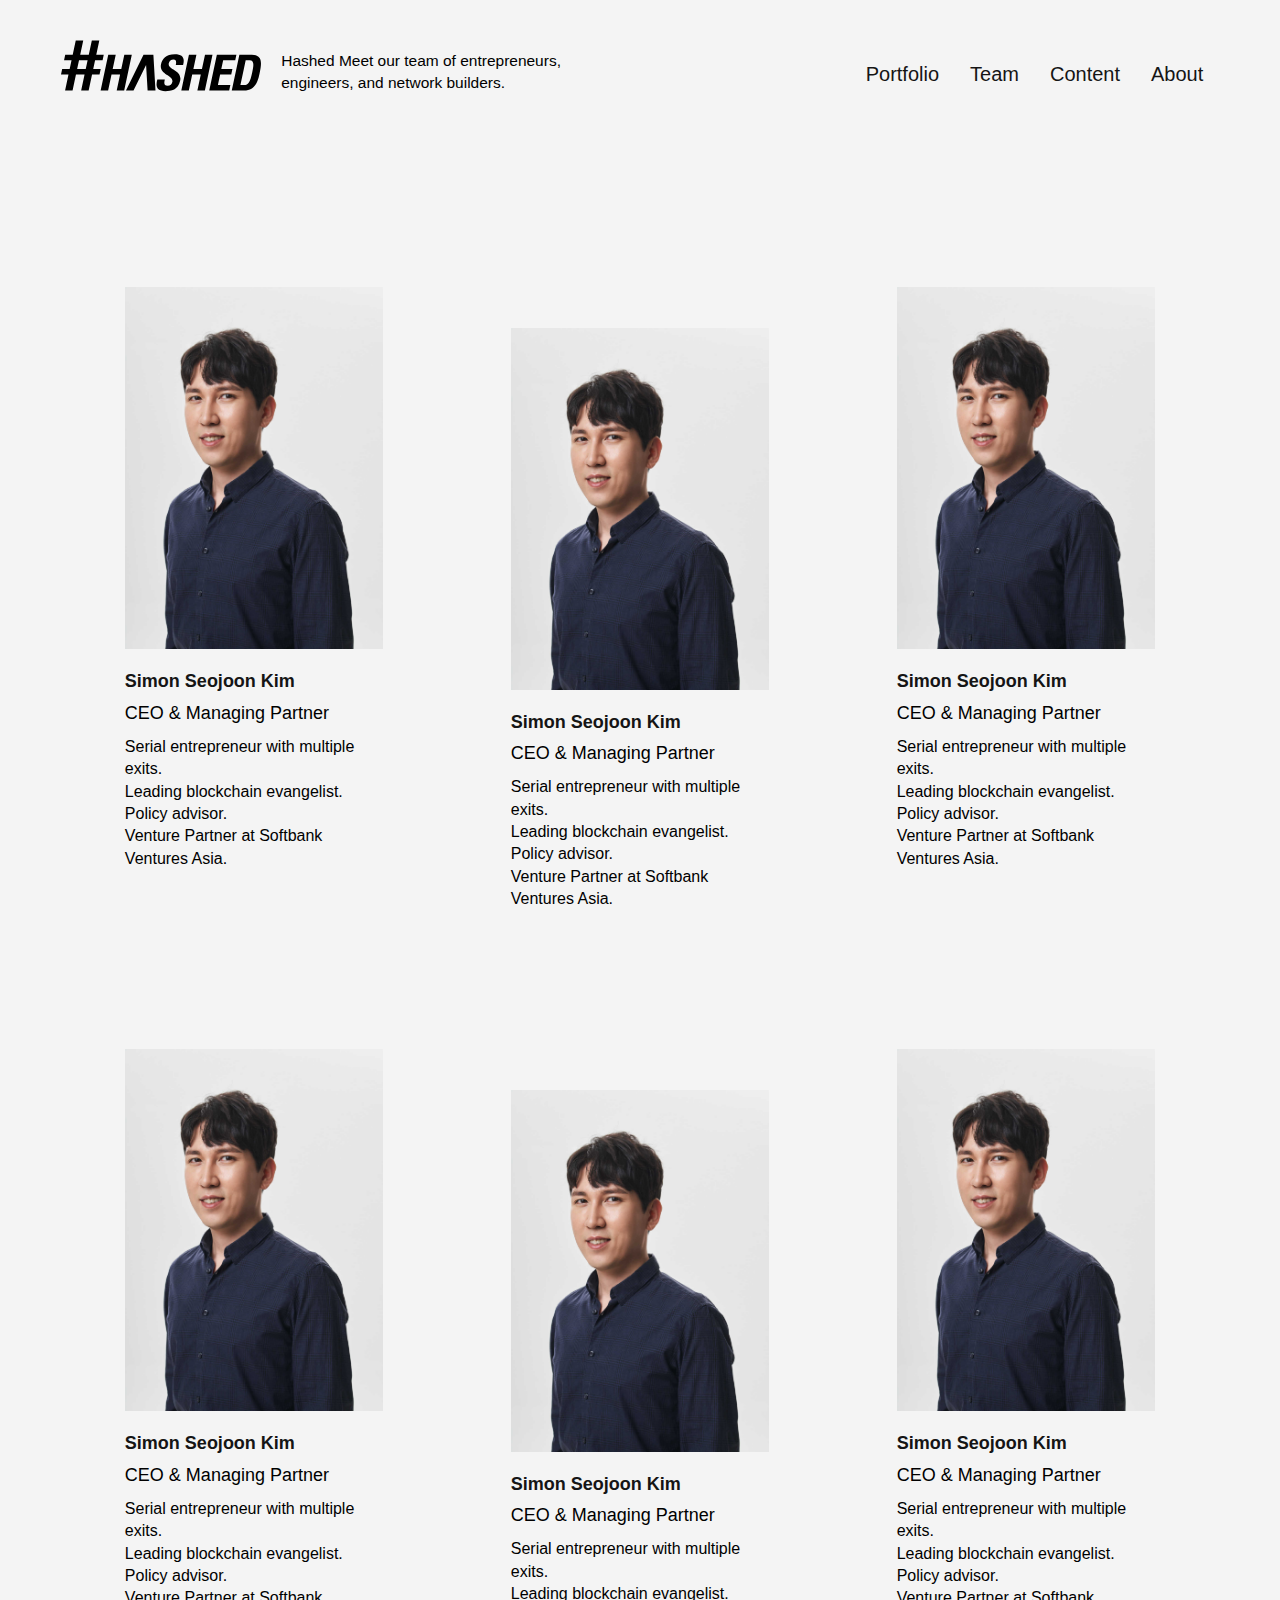
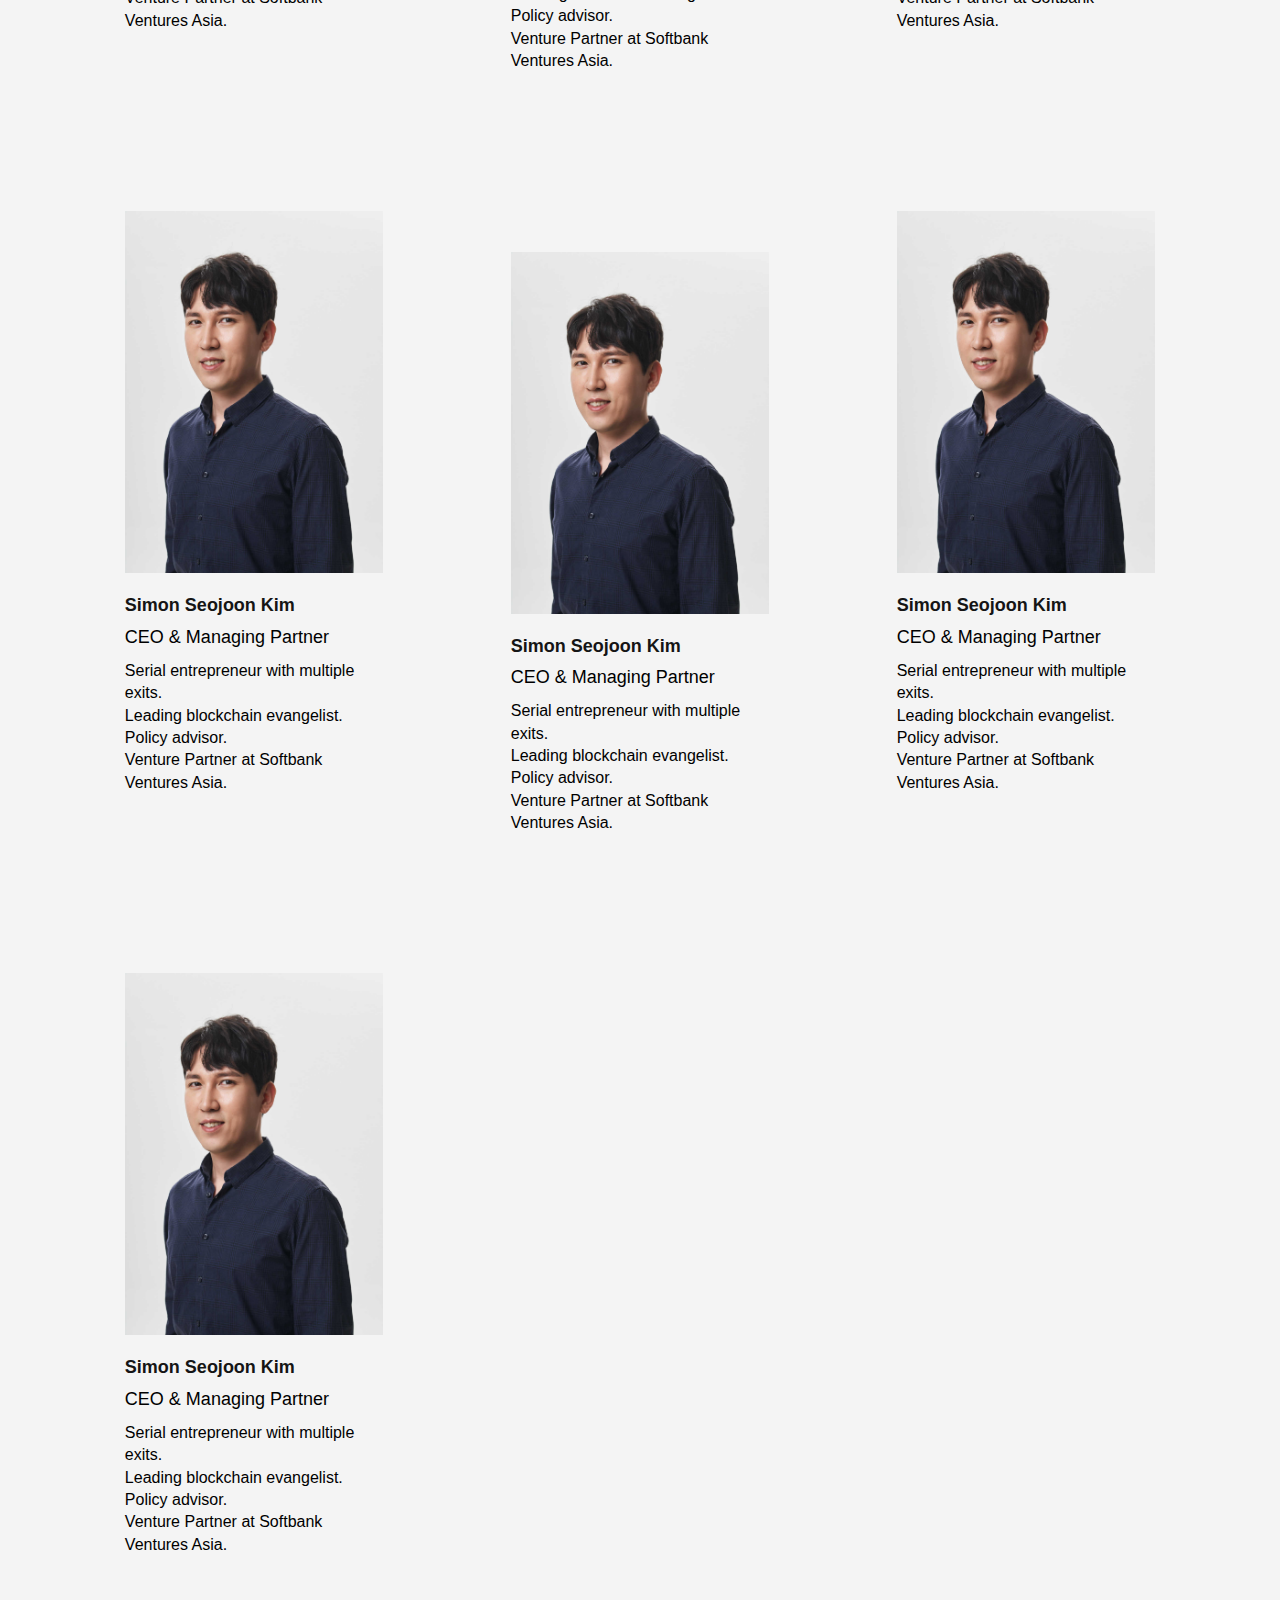
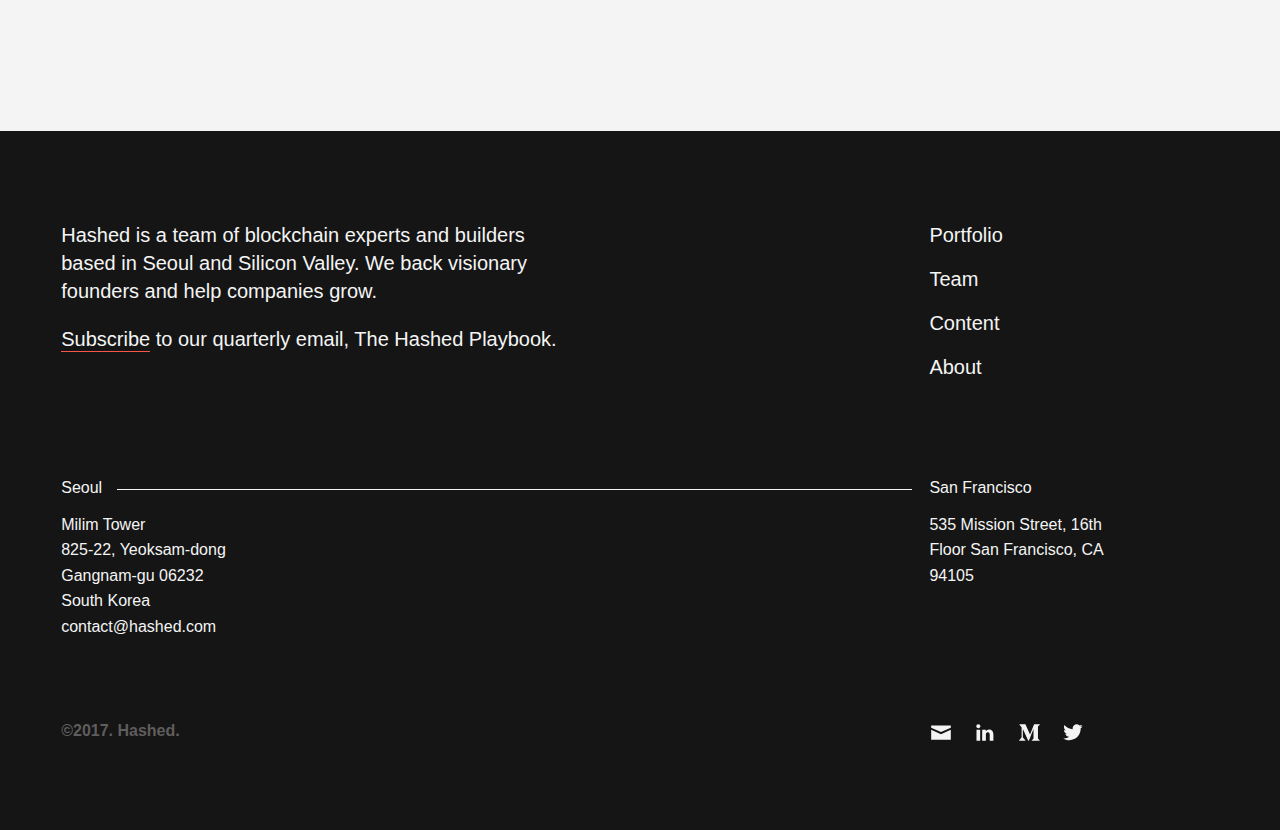
<file: team.html>
<!DOCTYPE html>
<html lang="en">

<head>
    <meta charset="UTF-8">
    <meta http-equiv="X-UA-Compatible" content="IE=edge">
    <meta name="viewport" content="width=device-width, initial-scale=1.0">
    <title>Hashed-Team</title>

    <link rel="stylesheet" href="assets/style/common.css" type="text/css">
    <link rel="stylesheet" href="assets/style/team.css" type="text/css">
</head>

<body>
    <!-- header -->
    <header>
        <h1 class="header__logo">
            <a href="index.html">
                <svg class="" viewBox="0 0 200 52" xmlns="http://www.w3.org/2000/svg">
                    <path
                        d="M104.453512,51.1794183 C95.1783445,51.1794183 94.6025056,45.7239374 96.3161521,39.5239374 L103.807875,39.5239374 C103.079016,42.9463087 102.614586,45.8223714 106.731812,45.8223714 C109.263356,45.8223714 110.850828,44.187472 111.368054,41.7543624 C112.738076,35.3073826 97.7438926,34.9114094 100.012796,24.2456376 C101.2034,18.6416107 104.832036,14.1776286 113.958658,14.1776286 C121.250828,14.1776286 124.17566,17.4501119 122.086622,24.9422819 L114.794452,24.9422819 C115.364474,22.2621924 115.498255,19.5342282 112.473199,19.5342282 C110.042774,19.5342282 108.319732,20.8747204 107.792662,23.3525727 C106.34613,30.1472036 121.551499,29.5521253 119.156421,40.8134228 C117.183266,50.0894855 110.156868,51.1794183 104.453512,51.1794183 Z M148.243087,50.584519 L155.860984,14.7733333 L175.404609,14.7733333 L174.233244,20.2793736 L162.18,20.2793736 L160.302148,29.1080089 L171.412215,29.1080089 L170.241298,34.6136018 L159.128993,34.6136018 L156.905727,45.0802685 L169.355839,45.0802685 L168.185369,50.584519 L148.243087,50.584519 Z M140.956197,29.1077852 L144.006309,14.7726622 L151.496242,14.7726622 L143.877897,50.5869799 L136.391544,50.5869799 L139.788412,34.6138255 L131.205861,34.6138255 L127.808993,50.5869799 L120.317718,50.5869799 L127.933378,14.7726622 L135.425101,14.7726622 L132.376779,29.1077852 L140.956197,29.1077852 Z M85.0852349,24.9424161 L72.5286353,50.5871588 L64.9769575,50.5871588 L82.5134228,14.7732886 L92.3850112,14.7732886 L94.4914989,50.5871588 L86.5988814,50.5871588 L85.0852349,24.9424161 Z M190.869038,14.7703803 C200.68962,14.7703803 201.13481,21.3184787 198.760313,32.4795526 C197.588949,37.9882774 195.752707,50.584698 182.953602,50.584698 L170.753602,50.584698 C173.291857,38.646443 175.830112,26.7072931 178.369262,14.7703803 L190.869038,14.7703803 Z M191.129441,32.6786577 C192.529888,26.0817897 193.767025,20.2791051 188.558076,20.2791051 L184.68783,20.2791051 C182.93123,28.5453244 181.172394,36.8115436 179.413557,45.0804474 L183.034586,45.0804474 C187.598792,45.0804474 189.218479,41.6562864 191.129441,32.6786577 Z M63.1934228,50.5871141 L55.7052796,50.5871141 L59.1012528,34.6148546 L50.5191499,34.6148546 L47.1227293,50.5871141 L39.6305593,50.5871141 L47.2493512,14.7736913 L54.7379418,14.7736913 L51.6896197,29.1079195 L60.27217,29.1079195 L63.3195973,14.7736913 L70.8081879,14.7736913 L63.1934228,50.5871141 Z M24.7280089,29.1077852 L26.604519,20.2791499 L18.0259955,20.2791499 L16.145906,29.1077852 L24.7280089,29.1077852 Z M41.5834899,20.2791499 L34.0957942,20.2791499 L32.2188367,29.1077852 L39.7065324,29.1077852 L38.5351678,34.6147204 L31.0483669,34.6147204 L27.6488143,50.5869799 L20.1606711,50.5869799 L23.5566443,34.6147204 L14.9758837,34.6147204 L11.5790157,50.5869799 L4.08997763,50.5869799 L7.48639821,34.6147204 L4.4742729e-05,34.6147204 L1.17051454,29.1077852 L8.65686801,29.1077852 L10.5333781,20.2791499 L3.04702461,20.2791499 L4.21794183,14.773557 L11.7047427,14.773557 L14.7530649,0.44738255 L22.2412081,0.44738255 L19.1960179,14.773557 L27.7781208,14.773557 L30.8242058,0.44738255 L38.3136913,0.44738255 L35.2676063,14.773557 L42.7548546,14.773557 L41.5834899,20.2791499 Z">
                    </path>
                </svg>
            </a>
            <p>Hashed Meet our team of entrepreneurs, engineers, and network builders.</p>
        </h1>
        <nav class="header__nav">
            <ul>
                <li>
                    <a href="portfolio.html">Portfolio</a>
                </li>
                <li>
                    <a href="team.html">Team</a>
                </li>
                <li>
                    <a href="content.html">Content</a>
                </li>
                <li>
                    <a href="about.html">About</a>
                </li>
            </ul>
        </nav>

        <div class="menu-sp icon-menu">
            <div class="menu-sp__hidden">
                <span class="text">Menu</span>
                <div class="icon-show">
                    <span></span>
                    <span></span>
                    <span></span>
                </div>
            </div>
            <div class="menu-sp__show">
                <span class="text">Close</span>
                <div class="icon-show">
                    <span></span>
                    <span></span>
                    <span></span>
                </div>
            </div>
            </div>
            
            <ul class="mobile__menu">
                <li>
                    <a href="portfolio.html">Portfolio</a>
                </li>
                <li>
                    <a href="team.html">Team</a>
                </li>
                <li>
                    <a href="content.html">Content</a>
                </li>
                <li>
                    <a href="about.html">About</a>
                </li>
            </ul>
    </header>
    <!--end header -->

    <main>
        <section class="container page-team__content">
            <ul class="team__list">
                <li class="team__item">
                    <div class="block__img">
                        <a href="team-name-detail.html">
                            <img src="assets/image/team.jpg" alt="">
                        </a>
                    </div>
                    <a href="team-name-detail.html" class="name">
                        Simon Seojoon Kim
                    </a>
                    <p class="position">CEO & Managing Partner</p>
                    <div class="desc">
                        <p>Serial entrepreneur with multiple exits.</p>
                        <p>Leading blockchain evangelist.
                            Policy advisor.
                        </p>
                        <p>Venture Partner at Softbank Ventures Asia.</p>
                    </div>
                </li>
                <li class="team__item">
                    <div class="block__img">
                        <a href="team-name-detail.html">
                            <img src="assets/image/team.jpg" alt="">
                        </a>
                    </div>
                    <a href="team-name-detail.html" class="name">
                        Simon Seojoon Kim
                    </a>
                    <p class="position">CEO & Managing Partner</p>
                    <div class="desc">
                        <p>Serial entrepreneur with multiple exits.</p>
                        <p>Leading blockchain evangelist.
                            Policy advisor.
                        </p>
                        <p>Venture Partner at Softbank Ventures Asia.</p>
                    </div>
                </li>
                <li class="team__item">
                    <div class="block__img">
                        <a href="team-name-detail.html">
                            <img src="assets/image/team.jpg" alt="">
                        </a>
                    </div>
                    <a href="team-name-detail.html" class="name">
                        Simon Seojoon Kim
                    </a>
                    <p class="position">CEO & Managing Partner</p>
                    <div class="desc">
                        <p>Serial entrepreneur with multiple exits.</p>
                        <p>Leading blockchain evangelist.
                            Policy advisor.
                        </p>
                        <p>Venture Partner at Softbank Ventures Asia.</p>
                    </div>
                </li>
                <li class="team__item">
                    <div class="block__img">
                        <a href="team-name-detail.html">
                            <img src="assets/image/team.jpg" alt="">
                        </a>
                    </div>
                    <a href="team-name-detail.html" class="name">
                        Simon Seojoon Kim
                    </a>
                    <p class="position">CEO & Managing Partner</p>
                    <div class="desc">
                        <p>Serial entrepreneur with multiple exits.</p>
                        <p>Leading blockchain evangelist.
                            Policy advisor.
                        </p>
                        <p>Venture Partner at Softbank Ventures Asia.</p>
                    </div>
                </li>
                <li class="team__item">
                    <div class="block__img">
                        <a href="team-name-detail.html">
                            <img src="assets/image/team.jpg" alt="">
                        </a>
                    </div>
                    <a href="team-name-detail.html" class="name">
                        Simon Seojoon Kim
                    </a>
                    <p class="position">CEO & Managing Partner</p>
                    <div class="desc">
                        <p>Serial entrepreneur with multiple exits.</p>
                        <p>Leading blockchain evangelist.
                            Policy advisor.
                        </p>
                        <p>Venture Partner at Softbank Ventures Asia.</p>
                    </div>
                </li>
                <li class="team__item">
                    <div class="block__img">
                        <a href="team-name-detail.html">
                            <img src="assets/image/team.jpg" alt="">
                        </a>
                    </div>
                    <a href="team-name-detail.html" class="name">
                        Simon Seojoon Kim
                    </a>
                    <p class="position">CEO & Managing Partner</p>
                    <div class="desc">
                        <p>Serial entrepreneur with multiple exits.</p>
                        <p>Leading blockchain evangelist.
                            Policy advisor.
                        </p>
                        <p>Venture Partner at Softbank Ventures Asia.</p>
                    </div>
                </li>
                <li class="team__item">
                    <div class="block__img">
                        <a href="team-name-detail.html">
                            <img src="assets/image/team.jpg" alt="">
                        </a>
                    </div>
                    <a href="team-name-detail.html" class="name">
                        Simon Seojoon Kim
                    </a>
                    <p class="position">CEO & Managing Partner</p>
                    <div class="desc">
                        <p>Serial entrepreneur with multiple exits.</p>
                        <p>Leading blockchain evangelist.
                            Policy advisor.
                        </p>
                        <p>Venture Partner at Softbank Ventures Asia.</p>
                    </div>
                </li>
                <li class="team__item">
                    <div class="block__img">
                        <a href="team-name-detail.html">
                            <img src="assets/image/team.jpg" alt="">
                        </a>
                    </div>
                    <a href="team-name-detail.html" class="name">
                        Simon Seojoon Kim
                    </a>
                    <p class="position">CEO & Managing Partner</p>
                    <div class="desc">
                        <p>Serial entrepreneur with multiple exits.</p>
                        <p>Leading blockchain evangelist.
                            Policy advisor.
                        </p>
                        <p>Venture Partner at Softbank Ventures Asia.</p>
                    </div>
                </li>
                <li class="team__item">
                    <div class="block__img">
                        <a href="team-name-detail.html">
                            <img src="assets/image/team.jpg" alt="">
                        </a>
                    </div>
                    <a href="team-name-detail.html" class="name">
                        Simon Seojoon Kim
                    </a>
                    <p class="position">CEO & Managing Partner</p>
                    <div class="desc">
                        <p>Serial entrepreneur with multiple exits.</p>
                        <p>Leading blockchain evangelist.
                            Policy advisor.
                        </p>
                        <p>Venture Partner at Softbank Ventures Asia.</p>
                    </div>
                </li>
                <li class="team__item">
                    <div class="block__img">
                        <a href="team-name-detail.html">
                            <img src="assets/image/team.jpg" alt="">
                        </a>
                    </div>
                    <a href="team-name-detail.html" class="name">
                        Simon Seojoon Kim
                    </a>
                    <p class="position">CEO & Managing Partner</p>
                    <div class="desc">
                        <p>Serial entrepreneur with multiple exits.</p>
                        <p>Leading blockchain evangelist.
                            Policy advisor.
                        </p>
                        <p>Venture Partner at Softbank Ventures Asia.</p>
                    </div>
                </li>
            </ul>
        </section>
    </main>

    <!-- footer -->
    <footer>
        <section class="container">
            <div class="footer__row">
                <div class="footer__text footer__left">
                    <p>
                        Hashed is a team of blockchain experts and builders based in Seoul and Silicon Valley. We back
                        visionary founders and help companies grow.
                    </p>
                    <p>
                        <a
                            href="https://hashed.us20.list-manage.com/subscribe?u=f904c6b186e74ccd7cef5941a&id=b40cc0f49e">Subscribe</a>
                        to our quarterly email, The Hashed Playbook.
                    </p>
                </div>
                <ul class="footer__menu footer__right">
                    <li>
                        <a href="portfolio.html">Portfolio</a>
                    </li>
                    <li>
                        <a href="team.html">Team</a>
                    </li>
                    <li>
                        <a href="content.html">Content</a>
                    </li>
                    <li>
                        <a href="about.html">About</a>
                    </li>
                </ul>
            </div>

            <div class="footer__row">
                <div class="footer__left footer__location">
                    <h4>Seoul</h4>
                    <span class="line"></span>
                    <address>
                        <a href="#">
                            <span>Milim Tower</span><br>
                            <span>825-22, Yeoksam-dong</span><br>
                            <span>Gangnam-gu 06232</span><br>
                            <span>South Korea</span><br>
                            <span>contact@hashed.com</span><br>
                        </a>
                    </address>
                </div>
                <div class="footer__right footer__location">
                    <h4>San Francisco</h4>
                    <address>
                        <a href="#">
                            <span>535 Mission Street, 16th Floor</span>
                            <span>San Francisco, CA 94105</span>
                        </a>
                    </address>
                </div>
            </div>

            <div class="footer__row">
                <div class="footer__left">
                    <p class="copy__right">©2017. Hashed.</p>
                </div>
                <div class="footer__right social__list">
                    <a href="#">
                        <svg class="sharedStyles-module__svg___3Ge5G" xmlns="http://www.w3.org/2000/svg"
                            viewBox="0 0 22 22">
                            <path fill-rule="evenodd"
                                d="M2,9 L11,13 L20,9 L20,18 L2,18 L2,9 Z M2,5 L20,5 L20,7 L11,11 L2,7 L2,5 Z"></path>
                        </svg>
                    </a>
                    <a href="#">
                        <svg class="sharedStyles-module__svg___3Ge5G" xmlns="http://www.w3.org/2000/svg"
                            viewBox="0 0 22 22">
                            <path
                                d="M6.56289308,19 L3.19886193,19 L3.19886193,8.87900569 L6.56289308,8.87900569 L6.56289308,19 Z M4.88086253,7.49715484 L4.88080264,7.49715484 L4.8589398,7.49715484 C3.73000898,7.49715484 3,6.71997604 3,5.74872716 C3,4.75561545 3.75238095,4 4.90311471,4 C6.05396825,4 6.76226415,4.75561545 6.78412698,5.74872716 C6.78412698,6.71997604 6.05396825,7.49715484 4.88086253,7.49715484 Z M8.42431866,19 C8.42431866,19 8.46855346,9.82869122 8.42431866,8.87900569 L11.7884097,8.87900569 L11.7884097,10.3468104 L11.7659479,10.3468104 C12.2085954,9.655885 13.005301,8.64150943 14.8200958,8.64150943 C17.0333633,8.64150943 18.6929919,10.0880503 18.6929919,13.1967655 L18.6929919,19 L15.3292603,19 L15.3292603,13.5855046 C15.3292603,12.2249176 14.8423181,11.2967954 13.6250374,11.2967954 C12.6957173,11.2967954 12.1421983,11.9227314 11.8990117,12.5271039 C11.8101827,12.7433363 11.7883199,13.0455226 11.7883199,13.3480084 L11.7883199,19 L8.42431866,19 Z">
                            </path>
                        </svg>
                    </a>
                    <a href="#">
                        <svg class="sharedStyles-module__svg___3Ge5G" xmlns="http://www.w3.org/2000/svg"
                            viewBox="0 0 22 22">
                            <path
                                d="M4.24049235,7.05996472 C4.26396699,6.82802748 4.17551923,6.59878332 4.00232978,6.44268077 L2.23816257,4.31746032 L2.23816257,4 L7.71590175,4 L11.949903,13.2857142 L15.6722959,4 L20.8942308,4 L20.8942308,4.31746032 L19.3858678,5.76366843 C19.2558304,5.86279053 19.1913252,6.02570474 19.218272,6.18694886 L19.218272,16.8130512 C19.1913252,16.9742953 19.2558304,17.1372094 19.3858678,17.2363316 L20.8589475,18.6825397 L20.8589475,19 L13.4494452,19 L13.4494452,18.6825397 L14.9754499,17.2010582 C15.125404,17.0511463 15.125404,17.0070547 15.125404,16.7777778 L15.125404,8.18871253 L10.8825819,18.9647266 L10.3092275,18.9647266 L5.36955936,8.18871253 L5.36955936,15.4109347 C5.3283742,15.7145773 5.42921922,16.0202788 5.64300527,16.2398589 L7.62769338,18.6472663 L7.62769338,18.9647266 L2,18.9647266 L2,18.6472663 L3.98468811,16.2398589 C4.19691761,16.0199148 4.29188228,15.7121853 4.24049235,15.4109347 L4.24049235,7.05996472 Z">
                            </path>
                        </svg>
                    </a>
                    <a href="#">
                        <svg class="sharedStyles-module__svg___3Ge5G" xmlns="http://www.w3.org/2000/svg"
                            viewBox="0 0 22 22">
                            <path
                                d="M19.8214286,5.72082635 C19.1428571,6.00654064 18.4285714,6.22082635 17.7142857,6.29225492 C18.4642857,5.82796921 19.0357143,5.1136835 19.3214286,4.25654064 C18.6071429,4.68511207 17.8214286,4.97082635 17,5.14939778 C15.6071429,3.68511207 13.2857143,3.6136835 11.8214286,4.97082635 C10.8571429,5.8636835 10.4642857,7.18511207 10.75,8.47082635 C7.82142857,8.3636835 5.07142857,6.97082635 3.21428571,4.68511207 C2.25,6.3636835 2.75,8.50654064 4.35714286,9.57796921 C3.75,9.54225492 3.17857143,9.39939778 2.67857143,9.1136835 L2.67857143,9.14939778 C2.67857143,10.8993978 3.89285714,12.3993978 5.60714286,12.7565406 C5.28571429,12.8279692 4.96428571,12.8993978 4.64285714,12.8993978 C4.42857143,12.8993978 4.17857143,12.8636835 3.96428571,12.8279692 C4.42857143,14.3279692 5.82142857,15.3279692 7.39285714,15.3636835 C6.10714286,16.3993978 4.5,16.9351121 2.85714286,16.9351121 C2.57142857,16.9351121 2.28571429,16.8993978 2,16.8993978 C3.67857143,17.9708264 5.60714286,18.5422549 7.60714286,18.5422549 C14.3571429,18.5422549 18.0357143,12.9708264 18.0357143,8.1136835 L18.0357143,7.64939778 C18.7142857,7.07796921 19.3214286,6.47082635 19.8214286,5.72082635 Z">
                            </path>
                        </svg>
                    </a>
                </div>
            </div>
        </section>
    </footer>
    <!-- end-footer -->

    <script src="assets/js/main.js"></script>
</body>

</html>
</file>
<file: assets/style/common.css>
/* ======style common====== */
* {
  margin: 0px;
  padding: 0px;
  box-sizing: border-box;
}

body {
  background-color: #f4f4f4;
  font-family: Matter, -apple-system, BlinkMacSystemFont, Segoe UI, Roboto,
    Helvetica, Arial, sans-serif, Apple Color Emoji, Segoe UI Emoji,
    Segoe UI Symbol;

  line-height: 1.4;
}

img {
  width: 100%;
  display: block;
}

a {
  text-decoration: none;
}

ul,
li {
  list-style-type: none;
}

section.container {
  width: 92vw;
  padding: 0px 10px;
  margin: 0 auto;
}

h2.page-title {
  font-size: calc(31.25px + 45.04395 * (100vw - 375px) / 1545);
  font-family: SangBleu Kingdom, Georgia, New York, Times New Roman, Times,
    serif;
  font-weight: 100;
  color: #151515;
  line-height: 1.25;
}

a.custom-cursor:hover {
  cursor: url(../image/cursor-external1x.png) 18 18, pointer;
  cursor: -webkit-image-set(
        url(../image/cursor-external1x.png) 1x,
        url(../image/cursor-external1x.png) 1x
      )
      18 18,
    pointer;
}

/*  */

/* ========start-style-header======== */
header {
  width: 92vw;
  margin: 40px auto;
  padding: 0px 10px;

  display: flex;
  justify-content: space-between;
  align-items: flex-start;
}

.header__logo {
  display: flex;
  align-items:center;
}

.header__logo a svg,
.header__logo a img {
  width: 200px;
  transition: 0.2s;
}

.header__logo a:hover svg {
  fill: #f7574b;
}

.header__logo > p {
  font-size: calc(12.8px + 3.2*(100vw - 425px)/1015);
  color: #000;
  font-weight: 500;
  margin-left: 20px;
  max-width: 45%;
}

.header__nav {
  margin-top: 10px;
}

.header__nav ul {
  display: flex;
  align-items: center;
  margin-top: 10px;
}
.header__nav ul li a {
  font-size: 20px;
  color: #151515;
  font-weight: 500;
  margin: 0px 15.5px;

  -webkit-transition: background-size 0.6s cubic-bezier(0.86, 0, 0.07, 1),
    color 0.6s cubic-bezier(0.86, 0, 0.07, 1);
  transition: background-size 0.6s cubic-bezier(0.86, 0, 0.07, 1),
    color 0.6s cubic-bezier(0.86, 0, 0.07, 1);
  background-image: -webkit-gradient(
    linear,
    left top,
    left bottom,
    from(#f7574b),
    to(#f7574b)
  );
  background-image: linear-gradient(#f7574b, #f7574b);
  background-position: 100% 100%;
  background-repeat: no-repeat;
  background-size: 0 1px;
  padding-bottom: 2px;
  text-decoration: none;
}

.header__nav ul li a:hover {
  background-position: 0 100%;
  background-size: 100% 1px;
}

.menu-sp, .mobile__menu {
  display: none;
}
/* ========end-style-header======== */

/* =========footer========= */
footer {
  background-color: #151515;
  padding-top: 90px;
  width: 100%;
  height: auto;
  display: flex;
}

.footer__row {
  margin-bottom: 80px;
  display: flex;
  justify-content: space-between;
}

.footer__text {
  max-width: 600px;
}

.footer__left {
  width: 75%;
  padding-right: 8.33%;
}

.footer__text p {
  font-size: 20px;
  color: #f4f4f4;
  margin-bottom: 20px;
}

.footer__text p a {
  color: #f4f4f4;

  transition: 0.2s;

  -webkit-transition: background-size 0.6s cubic-bezier(0.86, 0, 0.07, 1),
    color 0.6s cubic-bezier(0.86, 0, 0.07, 1);
  transition: background-size 0.6s cubic-bezier(0.86, 0, 0.07, 1),
    color 0.6s cubic-bezier(0.86, 0, 0.07, 1);
  background-image: -webkit-gradient(
    linear,
    left top,
    left bottom,
    from(#f7574b),
    to(#f7574b)
  );
  background-image: linear-gradient(#f7574b, #f7574b);
  background-position: 100% 100%;
  background-repeat: no-repeat;
  background-size: 0 1px;
  background-position: 0 100%;
  background-size: 100% 1px;
  padding-bottom: 2px;
}

.footer__text p a:hover {
  background-position: 100% 100%;
  background-size: 0 1px;
  color: #f7574b;
}

.footer__right {
  width: 25%;
  padding-right: 8.33%;
}

.footer__menu li a {
  display: inline-block;
  font-size: 20px;
  color: #f4f4f4;
  font-weight: 500;
  margin-bottom: 14px;

  -webkit-transition: background-size 0.6s cubic-bezier(0.86, 0, 0.07, 1),
    color 0.6s cubic-bezier(0.86, 0, 0.07, 1);
  transition: background-size 0.6s cubic-bezier(0.86, 0, 0.07, 1),
    color 0.6s cubic-bezier(0.86, 0, 0.07, 1);
  background-image: -webkit-gradient(
    linear,
    left top,
    left bottom,
    from(#f7574b),
    to(#f7574b)
  );
  background-image: linear-gradient(#f7574b, #f7574b);
  background-position: 100% 100%;
  background-repeat: no-repeat;
  background-size: 0 1px;
  padding-bottom: 2px;
  text-decoration: none;
}

.footer__menu li a:hover {
  background-position: 0 100%;
  background-size: 100% 1px;
}

.footer__location {
  position: relative;
}

.footer__location span.line {
  position: absolute;

  position: absolute;
  top: 12px;
  left: 0;
  height: 1px;
  width: 98%;
  -webkit-animation: footer-module__connect___1wyNb 5s linear infinite alternate;
  animation: footer-module__connect___1wyNb 5s linear infinite alternate;
  background-image: linear-gradient(
    270deg,
    #f4f4f4 calc(100% - 4px),
    transparent calc(100% - 3px),
    transparent
  );
  background-position: 0 100%;
  background-size: 200% 1px;
  display: block;
  z-index: 2;

  -webkit-animation-duration: 10s;
  animation-duration: 10s;
}

@-webkit-keyframes footer-module__connect___1wyNb {
  0% {
    background-position: 100% 100%;
  }
  to {
    background-position: 200% 100%;
  }
}
@keyframes footer-module__connect___1wyNb {
  0% {
    background-position: 100% 100%;
  }
  to {
    background-position: 200% 100%;
  }
}

.footer__location h4 {
  font-size: 16px;
  color: #f4f4f4;
  font-weight: 500;
  background-color: #151515;

  display: inline-block;
  position: relative;
  z-index: 4;
  padding-right: 15px;
}

.footer__location address {
  margin-top: 12px;
}

.footer__location address a span {
  font-size: 16px;
  color: #f4f4f4;
  font-weight: 500;
  font-style: normal;
  line-height: 1.6;

  transition: 0.2s;
}

.footer__location address a:hover span {
  color: #f7574b;
}

.copy__right {
  font-size: 16px;
  color: #5f5d5d;
  font-weight: 700;
}

.social__list {
  display: flex;
  align-items: center;
  flex-wrap: nowrap;
  justify-content: flex-start;
}

.social__list a {
  margin-right: 20px;
}

.social__list a img,
.social__list a svg {
  width: 24px;
  transition: 0.2s;

  fill: #f4f4f4;
}

.social__list a:hover svg {
  fill: #f7574b;
}
/* =========end-footer========= */




/* =========responsive========= */

@media only screen and (max-width: 1125px) {
  header {
    align-items: flex-start;
  }
  .header__logo {
    flex-wrap: wrap;
  }
  .header__logo > p {
    width: 100%;
    max-width: 100%;
    margin-left: 0px;
    margin-top: 16px;
    padding-right: 30%;
  }
}

@media only screen and (max-width: 840px) {
  html, body {
    overflow-x: hidden;
  }
  header {
    margin: 39px auto;
	position: relative;
	z-index: 10000;
  }
  .header__nav {
    display: none;
  }

  .header__logo a svg,
  .header__logo a img {
    width: 140px;
  }
  .header__logo > p {
    max-width: 100%;
    padding-right: 20%;
  }
  .menu-sp {
    cursor: pointer;
    display: block;
    margin-top: 10px;

    position: relative;
  }
  .menu-sp:hover .menu-sp__hidden .icon-show span, .menu-sp:hover .menu-sp__show .icon-show span  {
    background-color: #f7574b;
  }
  .menu-sp .text {
    font-size: 17px; 	 	
    color: #000;
    margin-right: 15px; 
    font-weight: 600;

	transition: opacity .6s cubic-bezier(.86,0,.07,1),transform .6s cubic-bezier(.86,0,.07,1);	
    transition: opacity .6s cubic-bezier(.86,0,.07,1),transform .6s cubic-bezier(.86,0,.07,1),-webkit-transform .6s cubic-bezier(.86,0,.07,1);
  }
  .menu-sp .menu-sp__hidden,  .menu-sp .menu-sp__show {
    display: flex;
    align-items: flex-end;
    transition: 0.5s;
  }
  .menu-sp .menu-sp__show {
	align-items: center;
    position: absolute;
    transform: translateY(10px);
    top: 0;
    left: 0;
    width: 100%;
    height: auto;
    opacity: 0;
    visibility: hidden;
    transition: 0.5s;
  }
  .menu-sp .show {
    transform: translateY(0);
    opacity: 1;
    visibility: visible;

  }
  .menu-sp__show,
  .menu-sp .hidd {
    transform: translateY(10px);
    opacity: 0;
    visibility: hidden;
    transition: 0.3s;
  }
  .icon-show {
    display: flex;
    flex-direction: column;
  }
  .icon-show span {
    display: block;
    margin: 2px 0px;
    width: 4px;
    height: 4px;
    background-color: #151515;

    transition: 0.2s;
  }

  .menu-sp__show .icon-show span {
	 background-color: #f7574b;
	 display: none;
  }

  .menu-sp__show .icon-show span:nth-child(2) {
	box-shadow: 4px 4px 0 #f7574b,-4px -4px 0 currentColor,4px -4px 0 currentColor,-4px 4px 0 currentColor;
    color: #f7574b;
    -webkit-transition: box-shadow .2s step-end,color .2s step-end;
    transition: box-shadow .2s step-end,color .2s step-end;
    -webkit-transition-delay: .3s,.3s;
    transition-delay: .3s,.3s;
    z-index: 1;

	display: block;
	background-color: #f7574b;
	margin-top: 5px;
 } 
 .mobile__menu {
	position: fixed;
    top: -10px;
    left: 0;
    padding: 183.10546875px 10.24px 122.0703125px;
    height: 0px;
    width: 100vw;
    background-color: #f4f4f4;
    display: flex;
    flex-direction: column;
    opacity: 0;
	visibility: hidden;
    -webkit-overflow-scrolling: touch;
    overflow-y: scroll;
	z-index: -1;

	transition: height .4s ease-out;
 }
 .mobile__menu.show {
	opacity: 1;
	top: 0;
	visibility: inherit;

	height: 100vh;
	transition: height .4s ease-out;
	
 }
 .mobile__menu li {
	margin-bottom: 20px;
	opacity: 0;
 }
 .mobile__menu li:nth-child(2) {
	 transition-delay: 0.2s;
 }
 .mobile__menu li:nth-child(3) {
	transition-delay: 0.4s;
}
.mobile__menu li:nth-child(4) {
	transition-delay: 0.6s;
}
 .mobile__menu.show li {
	-webkit-animation: fadeIn 0.75s 1;
	animation: fadeIn 0.75s 1;
	-webkit-animation-fill-mode: forwards;
	animation-fill-mode: forwards;
 }
	@-webkit-keyframes fadeIn {
		0% {
			opacity: 0.0;
			transform: translatey(-25%);
		}
		100% {
			opacity: 1.0;
			transform: translatey(0%);
		}
	}

	@keyframes fadeIn {
		0% {
			opacity: 0.0;
			transform: translatey(-25%);
		}
		100% {
			opacity: 1.0;
			transform: translatey(0%);
		}
	}
 .mobile__menu li a {
	padding: 10px 0px;
	display: block;
	font-size: calc(25px + 6.25*(100vw - 375px)/1065);
	color: #151515;
	text-align: center;

	font-weight: 600;
 }

 /* footer-mobile */
 footer {
   padding-top: 50px;
 }
 .footer__row {
   flex-wrap: wrap;
   margin-bottom: 45px;
 }
 .footer__text, .footer__right {
   max-width: 100%;
   padding-right: 0px;
 }
 .footer__left, .footer__right {
   width: 100%;
   padding-right: 0px;
 }
 .footer__text p {
   margin-bottom: 10px;
   font-size: 16px;
 }
 .footer__menu {
   margin-top: 20px;
   display: flex;
 }
 .footer__menu li a {
   font-size: 16px;
   margin-bottom: 0px;
   margin-right: 16px;
 }
 .footer__location span.line {
   display: none;
 }
 .footer__location h4, .footer__location address a span {
   font-size: 14px;
 }
 .row__last {
   display: flex;
   flex-direction: column;
 }
 .row__last .footer__left {
   order: 2;
 }
 .row__last .social__list {
    order: 1;
  }
  .copy__right {
    margin-bottom: 18px;
    font-size: 12px;
  }
 /* footer-mobile */
}
</file>
<file: assets/style/index.css>
/* =====style index======= */
main {
  padding-top: 55px;
  margin-bottom: 180px;
}

.block__item {
  width: 100%;
  margin-bottom: 110px;
}

.section__inner {
  width: 75%;
  max-width: 900px;
  display: flex;
}

.number-left {
  width: 45px;
  padding-top: 12px;
}

.number-left span {
  font-size: 15px;
  color: #f7574b;
  font-weight: 500;
}

.section__content {
  flex: 1;
}

.section__content h2 {
  margin-bottom: 40px;
}

.section__content p {
  max-width: 600px;
  font-size: calc(16px + 4 * (100vw - 425px) / 1015);
  color: #000;

  line-height: 1.4;
}

.section__content p a {
  color: #151515;
  transition: 0.2s;

  -webkit-transition: background-size 0.6s cubic-bezier(0.86, 0, 0.07, 1),
    color 0.6s cubic-bezier(0.86, 0, 0.07, 1);
  transition: background-size 0.6s cubic-bezier(0.86, 0, 0.07, 1),
    color 0.6s cubic-bezier(0.86, 0, 0.07, 1);
  background-image: -webkit-gradient(
    linear,
    left top,
    left bottom,
    from(#f7574b),
    to(#f7574b)
  );
  background-image: linear-gradient(#f7574b, #f7574b);
  background-position: 100% 100%;
  background-repeat: no-repeat;
  background-size: 0 1px;
  background-position: 0 100%;
  background-size: 100% 1px;
  padding-bottom: 2px;
}

.section__content p a:hover {
  background-position: 100% 100%;
  background-size: 0 1px;
  color: #f7574b;
}

.content__bottom {
  margin-top: 80px;
  display: flex;
  width: 100%;
  justify-content: flex-end;
}

.content__img {
  width: 430px;
}

.content__img.content__img--02 {
  width: 406px;
}

.content__img.content__img--03 {
  width: 600px;
}

.content__img.content__img--04 {
  width: 734px;
}

.content__img.content__img--05 {
  width: 540px;
}

.content__desc {
  width: 280px;
  padding-left: 32px;
  margin-top: 40px;
}

.content__desc p {
  font-size: 16px;
  color: #000;
  font-weight: 600;
  line-height: 1.4;
}

.content__desc p span {
  margin-bottom: 5px;
  display: inline-block;
}


/* ======resposive====== */

@media only screen and (max-width: 991px) {
  main {
    padding-top: 15px;
    margin-bottom: 80px;
  }
  .section__inner {
    width: 100%;
    flex-wrap: wrap;
  }
  .number-left {
    width: 100%;
    padding-top: 0px;
    padding-bottom: 10px;
  }
  .section__content h2 {
    margin-bottom: 30px;
  }
  .content__bottom {
    margin-top: 50px;
    flex-wrap: wrap;
  }
  .content__img, .content__desc, 
  .content__img.content__img--02, 
  .content__img.content__img--03, 
  .content__img.content__img--04, 
  .content__img.content__img--05 {
    width: 66.66%;
  }
  .content__desc {
    margin-top: 15px;
    padding-left: 0px;
  }
  .content__desc p {
    font-size: 13px;
  }
  .block__item {
    margin-bottom: 70px;
  }
}

@media only screen and (max-width: 479px) {
  .content__img, .content__desc, 
  .content__img.content__img--02, 
  .content__img.content__img--03, 
  .content__img.content__img--04, 
  .content__img.content__img--05 {
    width: 100%;
  }
  .block__item {
    margin-bottom: 60px;
  }
}
</file>
<file: assets/style/about.css>
/* ========about style======== */
main {
  padding-top: 55px;
  margin-bottom: 180px;
}

.about__title {
  width: 70%;
  min-width: 600px;
}

.about__title h2 {
  padding-bottom: 50px;
  margin-bottom: 50px;
  position: relative;
}

.about__title h2:last-child {
  padding-bottom: 0px;
  margin-bottom: 0px;
}

.about__title h2:first-child::after {
  position: absolute;
  content: "";
  height: 0.5px;
  width: 90%;
  top: 100%;
  left: 0;
  background-color: #000;
}

.about__desc {
  padding-top: 120px;

  display: flex;
  justify-content: flex-start;
}

.about__left {
  width: 28%;
  align-self: baseline;

  position: sticky;
  top: 8.3%;
}

.about__left li a {
  font-size: 20px;
  color: #151515;
  font-weight: 600;
  margin-bottom: 16px;
  display: inline-block;

  -webkit-transition: background-size 0.6s cubic-bezier(0.86, 0, 0.07, 1),
    color 0.6s cubic-bezier(0.86, 0, 0.07, 1);
  transition: background-size 0.6s cubic-bezier(0.86, 0, 0.07, 1),
    color 0.6s cubic-bezier(0.86, 0, 0.07, 1);
  background-image: -webkit-gradient(
    linear,
    left top,
    left bottom,
    from(#f7574b),
    to(#f7574b)
  );
  background-image: linear-gradient(#f7574b, #f7574b);
  background-position: 100% 100%;
  background-repeat: no-repeat;
  background-size: 0 1px;
  background-position: 0 100%;
  background-size: 100% 1px;
  padding-bottom: 2px;
  text-decoration: none;
}

.about__left li a:hover {
  background-position: 100% 100%;
  background-size: 0 1px;
  color: #f7574b;
}

.about__left li span {
  color: #f7574b;
  font-size: 12.8px;
  margin-right: 15px;
}

.about__text {
  flex: 1;
  padding-left: 5%;
  padding-right: 15%;
}

.about__text-item p {
  font-size: 20px;
  color: #000;
  margin-bottom: 25px;
}

.about__text-item h4 {
  padding: 20px 0px;
  font-size: 31.25px;
  font-weight: 600;
}


/* ======responsive====== */

@media only screen and (max-width: 840px) {
  main {
    padding-top: 4%;
    margin-bottom: 60px;
  }
  .about__title {
    min-width: auto;
    width: 100%;
    padding-right: 8.3%;
  }
  .about__title h2 {
    margin-bottom: 25px;
    padding-bottom: 25px;
  }
  .about__desc {
    padding-top: 60px;
    flex-wrap: wrap;
  }
  .about__left {
    width: 100%;
    position: relative;
  }
  .about__left li a {
    font-size: 16px;
  }
  .about__left li span {
    margin-right: 10px;
  }
  .about__text {
    margin-top: 40px;
    width: 100%;
    padding-left: 0px;
    padding-right: 0px;
  }
  .about__text-item p  {
    font-size: 16px;
    line-height: 26px;
    margin-bottom: 20px;
  }
  .about__text-item h4 {
    font-size: 25px;
    padding: 15px 0px;
  }
}
</file>
<file: assets/style/content.css>
/* =======style page content======= */

main {
  padding-top: 55px;
}

.page-content {
  display: flex;
  flex-wrap: wrap;
  align-items: flex-start;

  padding: 0 10px;
}

.content__items {
  width: 50%;
}

.content__items .content__item:first-child {
  padding-top: 0px;
}

.content__items .content__item:last-child {
  border-bottom: none;
}

.content__item {
  width: 100%;
  border-bottom: 1px solid #151515;
  border-right: 1px solid #151515;
}

.items__row01 .content__item {
  padding: 16.5% 16.5% 16.5% 0;
}

.items__row02 .content__item {
  padding: 16.5% 0 16.5% 16.5%;
  border-right: none;
}

.item__desc .item__img {
  margin-bottom: 20px;
  overflow: hidden;
}

.item__desc .item__img img {
  transition: 0.6s;
}

.item__desc .item__img:hover img {
  transform: scale(1.1);
}

.item__desc h3 {
  display: inline;

  font-size: 39px;
  color: #151515;
  font-weight: 300;

  transition: 0.2s;

  -webkit-transition: background-size 0.6s cubic-bezier(0.86, 0, 0.07, 1),
    color 0.6s cubic-bezier(0.86, 0, 0.07, 1);
  transition: background-size 0.6s cubic-bezier(0.86, 0, 0.07, 1),
    color 0.6s cubic-bezier(0.86, 0, 0.07, 1);
  background-image: -webkit-gradient(
    linear,
    left top,
    left bottom,
    from(#f7574b),
    to(#f7574b)
  );
  background-image: linear-gradient(#f7574b, #f7574b);
  background-position: 100% 100%;
  background-repeat: no-repeat;
  background-size: 0 1px;
  padding-bottom: 2px;
}

.item__desc a:hover h3 {
  background-position: 0 100%;
  background-size: 100% 1px;
}

.read-more {
  margin-top: 20px;
  display: flex;
  align-items: center;
}

.read-more img {
  width: 42px;
  height: 42px;
  margin-right: 16px;
}

.read-more a {
  -webkit-transition: background-size 0.6s cubic-bezier(0.86, 0, 0.07, 1),
    color 0.6s cubic-bezier(0.86, 0, 0.07, 1);
  transition: background-size 0.6s cubic-bezier(0.86, 0, 0.07, 1),
    color 0.6s cubic-bezier(0.86, 0, 0.07, 1);
  background-image: -webkit-gradient(
    linear,
    left top,
    left bottom,
    from(#f7574b),
    to(#f7574b)
  );
  background-image: linear-gradient(#f7574b, #f7574b);
  background-position: 100% 100%;
  background-repeat: no-repeat;
  background-size: 0 1px;
  background-position: 0 100%;
  background-size: 100% 1px;
  padding-bottom: 2px;
  text-decoration: none;
  color: inherit;
}

.read-more a:hover {
  background-position: 100% 100%;
  background-size: 0 1px;
  color: #f7574b;
}


/* ========responsive======== */

@media only screen and (max-width: 850px) {
  main {
    padding-top: 40px;
  }
  section.page-content {
    flex-wrap: wrap;
    margin-bottom: 30px;
  }
  .content__items {
    width: 100%;
  }
  .items__row01 .content__item, 
  .items__row02 .content__item {
    padding: 0px;
    padding-bottom: 8%;
    padding-top: 8%;
  }
  .content__item {
   border-right: none;
  }
  .item__desc h3 {
    font-size: calc(25px + 14.0625*(100vw - 375px)/1065);
  }
  .content__items .content__item:last-child {
    border-bottom: 1px solid #151515;
    margin-bottom: 8%;
  }
}
</file>
<file: assets/style/portfolio.css>
/* ==========portfolio style========== */

main {
  padding-top: 60px;
}

.portfolio {
  width: 100%;
  height: auto;
  margin-bottom: 400px;
}

h2.portfolio__title {
  padding: 20px 20px 0px;
  font-size: 20px;
  color: #000;
  text-align: right;
  font-weight: 600;

  width: 50%;
}

.portfolio__list li {
  padding: 16px 0px;
  display: flex;
  align-items: flex-start;
}

.portfolio__name {
  width: 50%;
  text-align: right;
}

.portfolio__hover {
  position: relative;
  width: auto;
  display: inline-block;
}

span.portfolio__item-title {
  padding: 4px 20px 10px;
  color: #151515;
  font-weight: 400;
  font-size: calc(31.25px + 45.04395 * (100vw - 375px) / 1545);

  -webkit-transition: color 0.2s cubic-bezier(0.215, 0.61, 0.355, 1);
  transition: color 0.2s cubic-bezier(0.215, 0.61, 0.355, 1);

  box-shadow: inset 0 0 0 0 #151515;
  -webkit-transition: ease-out 0.4s;
  -moz-transition: ease-out 0.4s;
  transition: ease-out 0.4s;
}

.event-hover span.is__active {
  box-shadow: inset 0 0 0 52px #151515;
  color: #fff;
  cursor: pointer;
}

.portfolio__desc {
  text-align: left;
  position: absolute;
  width: 44vw;
  left: 100%;
  top: 0;

  opacity: 0;
  visibility: hidden;

  -webkit-overflow-scrolling: touch;


  -webkit-transition: all 0.6s cubic-bezier(0.075, 0.82, 0.165, 1);
  transition: all 0.6s cubic-bezier(0.075, 0.82, 0.165, 1);
}

.portfolio__desc.show {
  opacity: 1;
  visibility: visible;

  -webkit-animation: fadeIn 0.75s 1;
	animation: fadeIn 0.75s 1;
	-webkit-animation-fill-mode: forwards;
	animation-fill-mode: forwards;
}

.portfolio__desc .inner {
  opacity: 1;
  margin-left: 12.5%;
  padding-top: 10px;

  -webkit-transform: translateY(0);
  transform: translateY(0);
  -webkit-transition: opacity 0.6s cubic-bezier(0.075, 0.82, 0.165, 1),
    -webkit-transform 0.6s cubic-bezier(0.075, 0.82, 0.165, 1);
  transition: opacity 0.6s cubic-bezier(0.075, 0.82, 0.165, 1),
    -webkit-transform 0.6s cubic-bezier(0.075, 0.82, 0.165, 1);
  transition: transform 0.6s cubic-bezier(0.075, 0.82, 0.165, 1),
    opacity 0.6s cubic-bezier(0.075, 0.82, 0.165, 1);
  transition: transform 0.6s cubic-bezier(0.075, 0.82, 0.165, 1),
    opacity 0.6s cubic-bezier(0.075, 0.82, 0.165, 1),
    -webkit-transform 0.6s cubic-bezier(0.075, 0.82, 0.165, 1);
}

.inner img {
  width: auto;
  font-size: calc(39.0625px + 21.97266*(100vw - 851px)/589);
  height: calc(0.8em + 20.48px);
}

.inner .desc {
  margin-top: 20px;
  margin-bottom: 28px;
  font-size: 20px;
  color: #000;
}

.portfolio__info {
  display: flex;
  flex-flow: row wrap;
  align-items: flex-start;
}

.info__item {
  opacity: 0;

  -webkit-animation: fadeInItem 1s;
	animation: fadeInItem 1s;
	-webkit-animation-fill-mode: forwards;
	animation-fill-mode: forwards;

  margin-bottom: 31px;
  padding-right: 10px;
  width: 50%;
  
  -webkit-transform: translateY(0);
  transform: translateY(0);
  -webkit-transition: opacity 1s cubic-bezier(0.075, 0.82, 0.165, 1),
    -webkit-transform 1s cubic-bezier(0.075, 0.82, 0.165, 1);
  transition: opacity 1s cubic-bezier(0.075, 0.82, 0.165, 1),
    -webkit-transform 1s cubic-bezier(0.075, 0.82, 0.165, 1);
  transition: transform 1s cubic-bezier(0.075, 0.82, 0.165, 1),
    opacity 1s cubic-bezier(0.075, 0.82, 0.165, 1);
  transition: transform 1s cubic-bezier(0.075, 0.82, 0.165, 1),
    opacity 1s cubic-bezier(0.075, 0.82, 0.165, 1),
    -webkit-transform 1s cubic-bezier(0.075, 0.82, 0.165, 1);
}

@-webkit-keyframes fadeIn {
  0% {
    opacity: 0.0;
    transform: translatey(25px);
  }
  100% {
    opacity: 1.0;
    transform: translatey(0%);
  }
}

@keyframes fadeIn {
  0% {
    opacity: 0.0;
    transform: translatey(25px);
  }
  100% {
    opacity: 1.0;
    transform: translatey(0%);
  }
}

@-webkit-keyframes fadeInItem {
  0% {
    opacity: 0.0;
    transform: translatey(25%);
  }
 
  100% {
    opacity: 1.0;
    transform: translatey(0%);
  }
}

@keyframes fadeInItem {
  0% {
    opacity: 0.0;
    transform: translatey(25%);
  }
  
  100% {
    opacity: 1.0;
    transform: translatey(0%);
  }
}



.info__item span {
  display: block;
  margin-bottom: 4px;
}

.info__item a {
  -webkit-transition: background-size 0.6s cubic-bezier(0.86, 0, 0.07, 1),
    color 0.6s cubic-bezier(0.86, 0, 0.07, 1);
  transition: background-size 0.6s cubic-bezier(0.86, 0, 0.07, 1),
    color 0.6s cubic-bezier(0.86, 0, 0.07, 1);
  background-image: -webkit-gradient(
    linear,
    left top,
    left bottom,
    from(#f7574b),
    to(#f7574b)
  );
  background-image: linear-gradient(#f7574b, #f7574b);
  background-position: 100% 100%;
  background-repeat: no-repeat;
  background-size: 0 1px;
  background-position: 0 100%;
  background-size: 100% 1px;
  padding-bottom: 1px;
  text-decoration: none;
  color: inherit;
}

.info__item a:hover {
  background-position: 100% 100%;
  background-size: 0 1px;
  color: #f7574b;
}

.sp-only {
  display: none;
}
/* =========responsive========= */

@media only screen and (max-width: 850px) {
  .pc-only {
    display: none;
  }
  .sp-only {
    display: block;
  }
  main {
    padding-top: 45px;
  }
  h2.portfolio__title {
    font-size: calc(16px + 4*(100vw - 425px)/1015);
    width: 100%;
    text-align: left;
    padding: 20px 0px;
  }
  .portfolio__name {
    width: 100%;
    text-align: left;
  }
  .item__sp {
    width: 100%;
    display: flex;
    flex-direction: column;
  }
  .top span {
    font-size: calc(31.25px + 45.04395*(100vw - 375px)/1545);
    color: #151515;
    -webkit-transition: background-size .6s cubic-bezier(.86,0,.07,1),color .6s cubic-bezier(.86,0,.07,1);
    transition: background-size .6s cubic-bezier(.86,0,.07,1),color .6s cubic-bezier(.86,0,.07,1);
    background-image: -webkit-gradient(linear,left top,left bottom,from(#f7574b),to(#f7574b));
    background-image: linear-gradient(#f7574b,#f7574b);
    background-position: 100% 100%;
    background-repeat: no-repeat;
    background-size: 0 1px;
    padding-bottom: 2px;
    text-decoration: none;
    cursor: pointer;
  }
  .top span:hover {
    background-position: 0 100%;
    background-size: 100% 1px;
  }
  .item__content {
    padding-top: 31px;
    padding-top: 0px;
  }
  .item__content img {
    width: auto;
    font-size: calc(31.25px + 29.78516*(100vw - 375px)/475);
    height: calc(0.8em + 20.48px);
  }
  .item__content .desc {
    margin-top: 20px;
    font-size: 16px;
    margin-bottom: 25px;
    color: #000;
    font-weight: 400;
  }
  .info__item span {
    font-size: 13.5px;
    color: #000;
    font-weight: 600;
  }
  .info__item a {
    font-size: 13.5px;
    color: #151515;
  }
  .portfolio  {
    margin-bottom: 100px;
  }
  .portfolio__info {
    border-bottom: 1px solid #151515;
  }
  .accordion__content {
    max-height: 0;
		overflow: hidden;
		will-change: max-height;
		transition: all 0.25s ease-out;
    opacity: 0;
  }

  .accordion__open {
    max-height: 100%;
    opacity: 1;
    padding-top: 31px;
    transition: all 0.25s ease-out;
  }

  .accordion__active 	.accordion__content {
		opacity: 1;
    padding-top: 31px;
  } 
 
}
</file>
<file: assets/style/team-detail.css>
/* ==========style team-detail========== */

section.team-detail-page {
  padding-top: 60px;
  margin-bottom: 120px;
}

.page-next-pre {
  position: -webkit-sticky;
  position: sticky;
  top: 50%;
  left: 0;
  padding: 0;
  margin-bottom: 0;
  max-width: 100%;
  -webkit-transform: translateY(-50%);
  transform: translateY(-50%);
  display: flex;
  width: 100%;
  justify-content: space-between;
}

.page-next-pre::after {
  position: absolute;
  top: 50%;
  left: 0;
  height: 0;
  width: 100%;
  border-bottom: 1px solid;
  border-color: #f7574b;
  content: "";
}

.page-next-pre a {
  align-items: center;
  background-color: #f4f4f4;
  color: #151515;
  display: flex;
  position: relative;
  z-index: 10;
}

.page-next-pre a span {
  font-size: 20px;
  color: #151515;
  font-weight: 600;
  padding-bottom: 16px;

  transition: 0.2s;
}

.page-next-pre a .icon {
  width: 24px;
  height: 24px;
  margin: 16px;
  overflow: hidden;
}

.page-next-pre a .icon svg {
  width: 24px;
  height: 24px;
  fill: #f7574b;
  transition: 0.2s;
  -webkit-transform: translateX(-12px);
  transform: translateX(-12px);
  -webkit-transition: -webkit-transform 0.6s cubic-bezier(0.075, 0.82, 0.165, 1);
  transition: -webkit-transform 0.6s cubic-bezier(0.075, 0.82, 0.165, 1);
  transition: transform 0.6s cubic-bezier(0.075, 0.82, 0.165, 1);
  transition: transform 0.6s cubic-bezier(0.075, 0.82, 0.165, 1),
    -webkit-transform 0.6s cubic-bezier(0.075, 0.82, 0.165, 1);
}

.page-next-pre a:hover span {
  color: #f7574b;
}

.page-next-pre a:hover .icon svg {
  -webkit-transform: translateX(0px);
  transform: translateX(0px);
}

div.content {
  position: relative;
  max-width: 850px;
  margin: 0 auto;
  padding: 78px;
  z-index: 1;

  transform: translateY(-78px);
  transition: 0.2s;

  background-color: #f4f4f4;
}

.content h2 {
  font-size: calc(31.25px + 45.04395 * (100vw - 375px) / 1545);
  color: #151515;
  font-weight: 300;
  text-align: center;
  margin-bottom: 11px;
}

.content > p {
  font-size: 20px;
  color: #000;
  font-weight: 600;
  text-align: center;
}

.content__img {
  margin-top: 61px;
  margin-bottom: 61px;
}

.content__desc {
  padding: 0 61px;
}

.content__desc p {
  font-size: 20px;
  color: #000;
  font-weight: 400;
}

@media only screen and (min-width: 1125px) {
  .page-next-pre a:first-child {
    flex-direction: column-reverse;
    -webkit-transform: rotate(-90deg) translate(-50%, 50%);
    transform: rotate(-90deg) translate(-50%, 50%);
    -webkit-transform-origin: left;
    transform-origin: left;
  }

  .page-next-pre a:last-child {
    flex-direction: column-reverse;
    -webkit-transform: rotate(90deg) translate(50%, 50%);
    transform: rotate(90deg) translate(50%, 50%);
    -webkit-transform-origin: right;
    transform-origin: right;
  }

  .page-next-pre a .icon {
    -webkit-transform: rotate(-90deg);
    transform: rotate(-90deg);
  }
}

/* ========responsive======== */

@media only screen and (max-width: 1124px) {
  section.team-detail-page {
    display: flex;
    flex-direction: column;
    flex-wrap: wrap;
    margin-bottom: 100px;
  }
  .page-next-pre {
    position: relative;
    order: 2;
    max-width: 850px;
    margin: 0 auto;
  }
  div.content {
    order: 1;
  }
  .content > p {
    font-size: calc(16px + 4 * (100vw - 425px) / 1015);
  }
  .content__desc {
    padding: 0px;
  }
  .content__desc p {
    font-size: 18px;
    line-height: 28px;
  }
  .page-next-pre a:first-child {
    flex-direction: row-reverse;
  }
  .page-next-pre a span {
    font-size: 18px;
    padding-bottom: 0px;
  }
  .page-next-pre a:first-child span {
    padding-right: 15px;
  }
  .page-next-pre a:last-child span {
    padding-left: 15px;
  }
  .page-next-pre a {
    align-items: center;
  }
  
  .page-next-pre a:first-child .icon {
    -webkit-transform: rotate(180deg);
    transform: rotate(180deg);
  }

}


@media only screen and (max-width: 991px) {
  div.content {
    width: 100%;
    padding: 40px;
    max-width: 100%;
  }
  .page-next-pre {
    width: 100%;
    max-width: 100%;
  }
  section.team-detail-page {
    margin-bottom: 80px;
  }
}


@media only screen and (max-width: 600px) {
  div.content {
    width: 100%;
    padding: 0px;
  }
  .content__img {
    margin-top: 30px;
    margin-bottom: 40px;
  }
  .content__desc p {
    font-size: 16px;
    line-height: 26px;
  }
  .page-next-pre a span {
    display: none;
  }
}
</file>
<file: assets/style/team.css>
/* =========team style=========  */

main {
  width: 100%;
  height: auto;
}

section.page-team__content {
  padding-top: 80px;
  margin-bottom: 100px;
}

.team__list {
  display: flex;
  flex-wrap: wrap;
  justify-content: space-between;
}

.team__item {
  width: 33.33%;
  padding: 5.5%;
  margin-bottom: 1%;
}

.team__item .block__img {
  background-color: #f7574b;
}

.team__item:nth-child(3n + 2) {
  margin-top: 3.5%;
}

.team__item .name {
  font-size: 18px;
  color: #151515;
  font-weight: 700;
  margin-top: 20px;
  display: inline-block;

  -webkit-transition: background-size 0.6s cubic-bezier(0.86, 0, 0.07, 1),
    color 0.6s cubic-bezier(0.86, 0, 0.07, 1);
  transition: background-size 0.6s cubic-bezier(0.86, 0, 0.07, 1),
    color 0.6s cubic-bezier(0.86, 0, 0.07, 1);
  background-image: -webkit-gradient(
    linear,
    left top,
    left bottom,
    from(#f7574b),
    to(#f7574b)
  );
  background-image: linear-gradient(#f7574b, #f7574b);
  background-position: 100% 100%;
  background-repeat: no-repeat;
  background-size: 0 1px;
  text-decoration: none;
  padding-bottom: 2px;
}

.team__item .name:hover {
  background-position: 0 100%;
  background-size: 100% 1px;
}

.team__item .position {
  font-size: 18px;
  color: #000;
  margin-top: 4px;
  margin-bottom: 10px;
}

.team__item .desc p {
  font-size: 16px;
  color: #000;
}


/* =========responsive========= */

@media only screen and (max-width: 1024px) {
  .team__item {
    padding: 3.5%;
  }
  section.page-team__content {
    padding-top: 60px;
  }
  .team__item:nth-child(3n + 2) {
    margin-top: 0px;
  }
}


@media only screen and (max-width: 840px) {
  .team__item {
    width: 50%;
    padding: 6%;
    margin-bottom: 0px;
  }
  .team__item .name, .team__item .position {
    font-size: 16px;
  }
  .team__item .desc p {
    font-size: 13.5px;
  }
}


@media only screen and (max-width: 600px) {
  .team__item {
    width: 100%;
    padding: 0;
    margin-bottom: 15%;
  }
  
}
</file>
